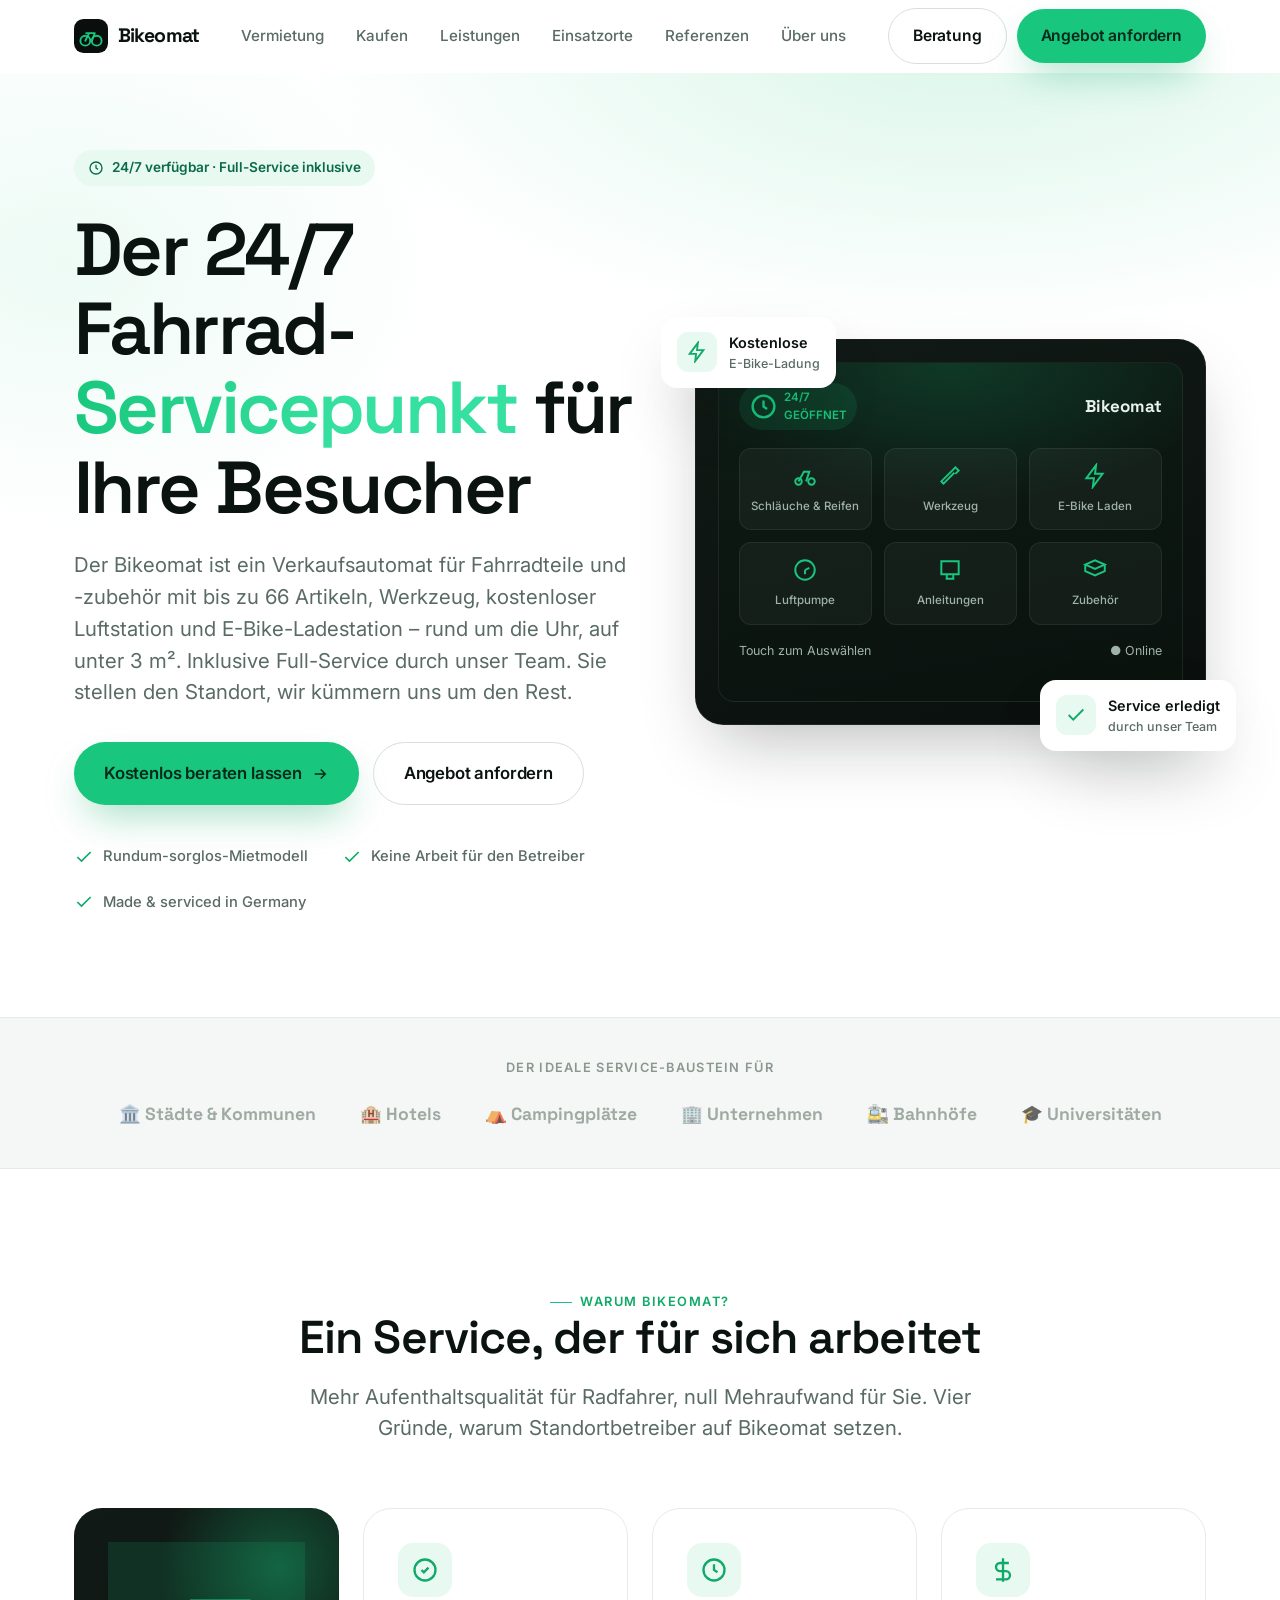
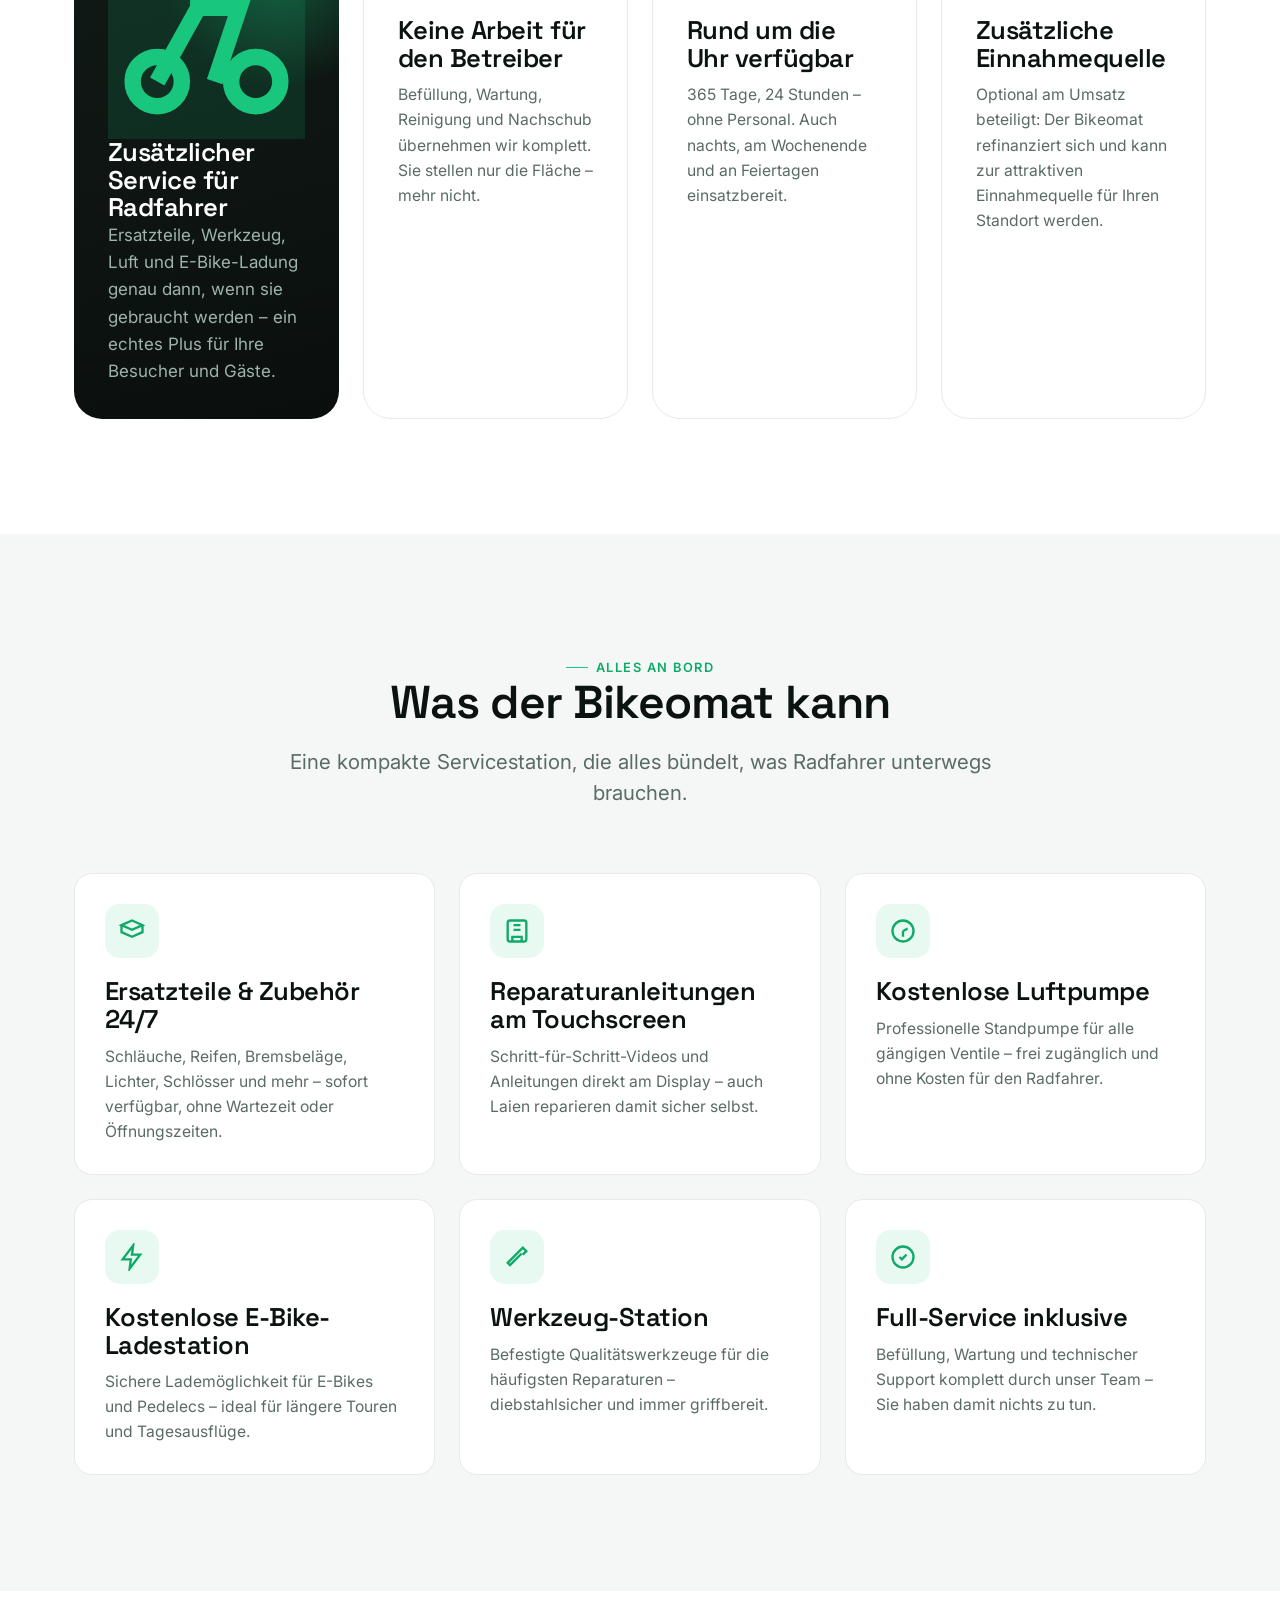
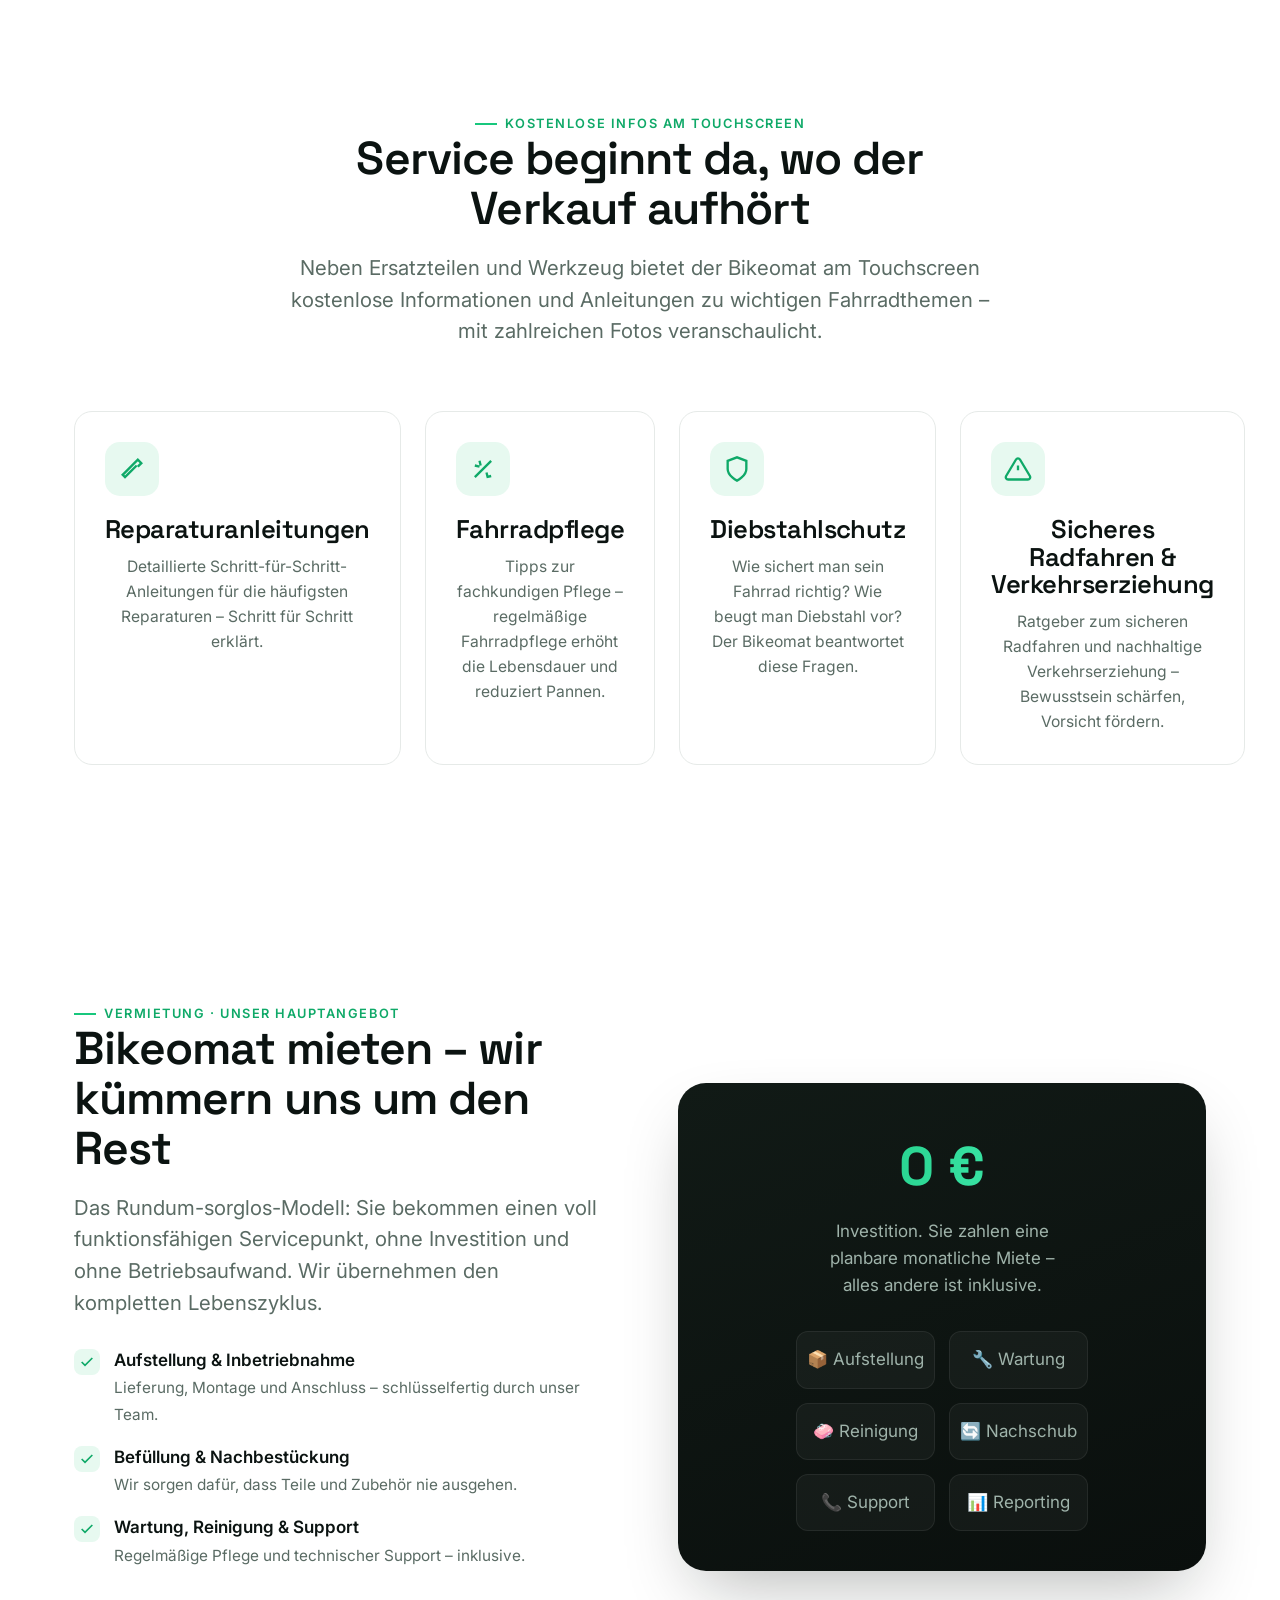
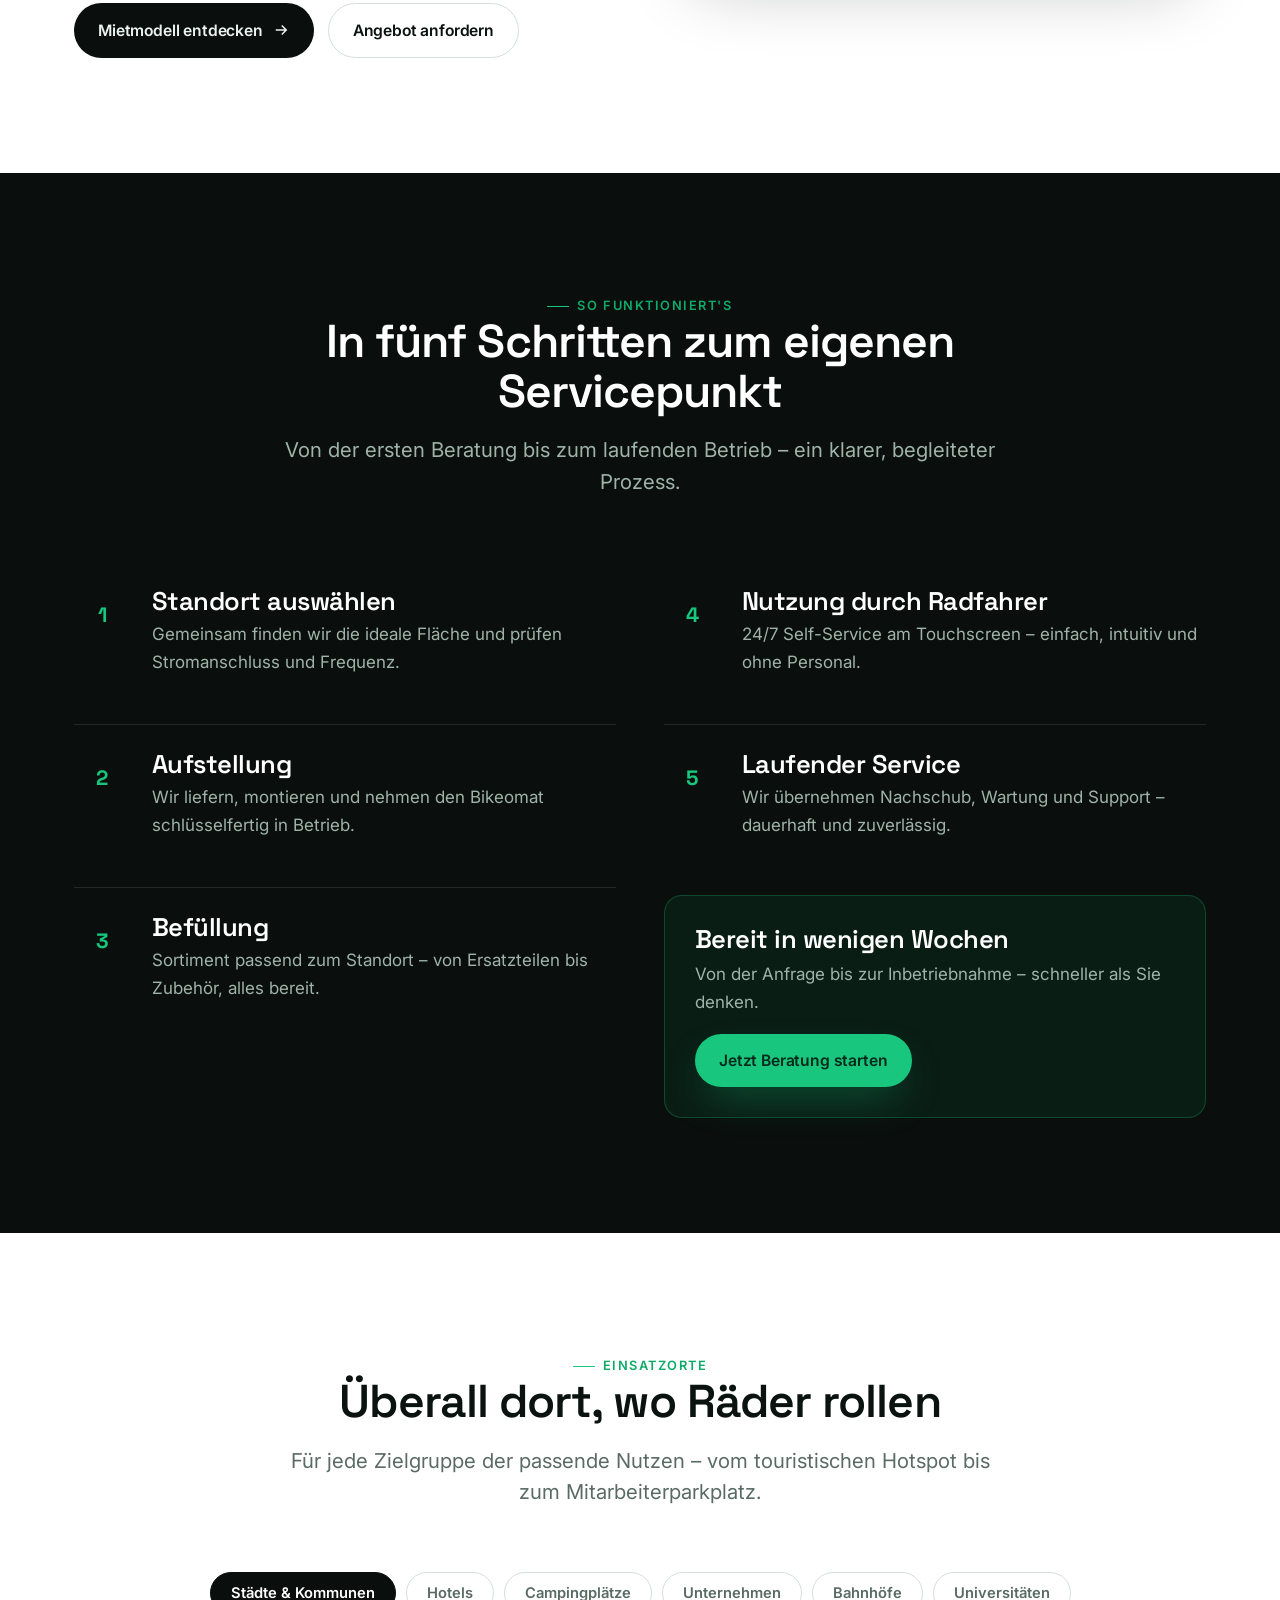
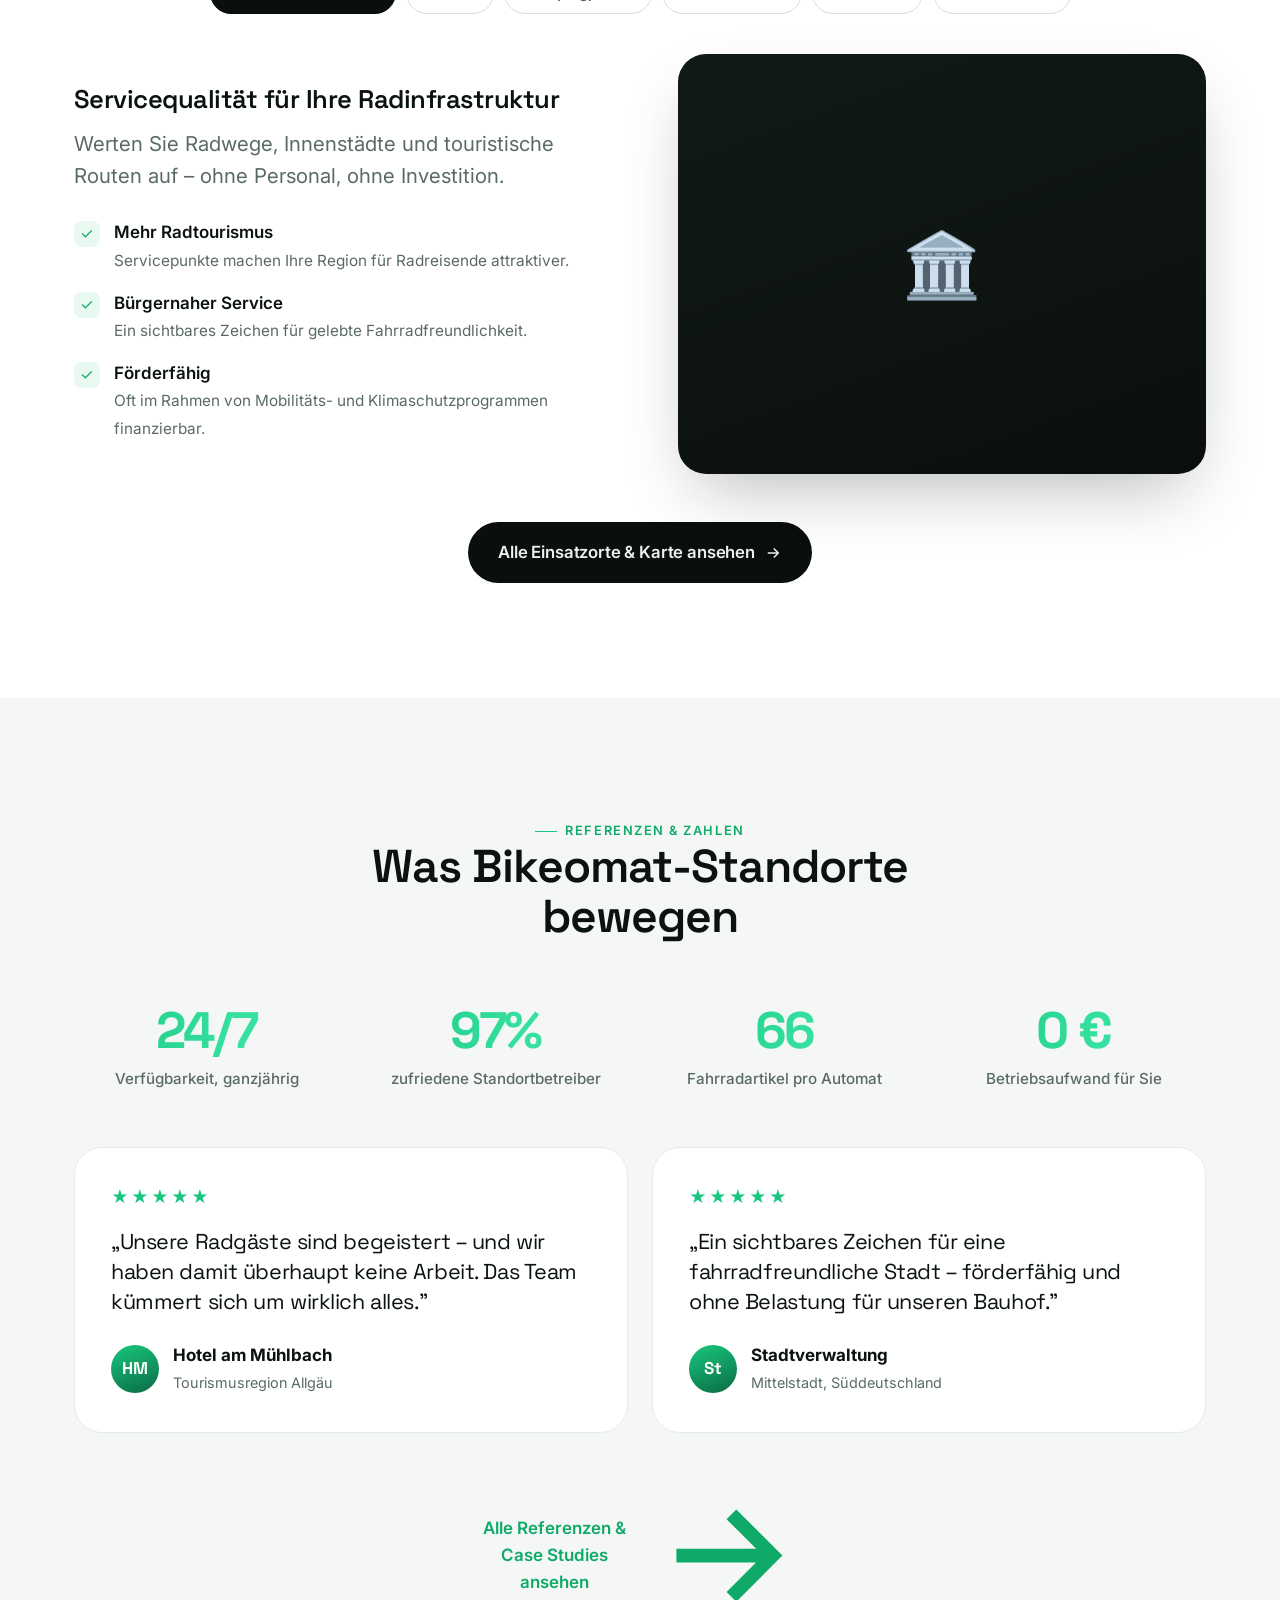
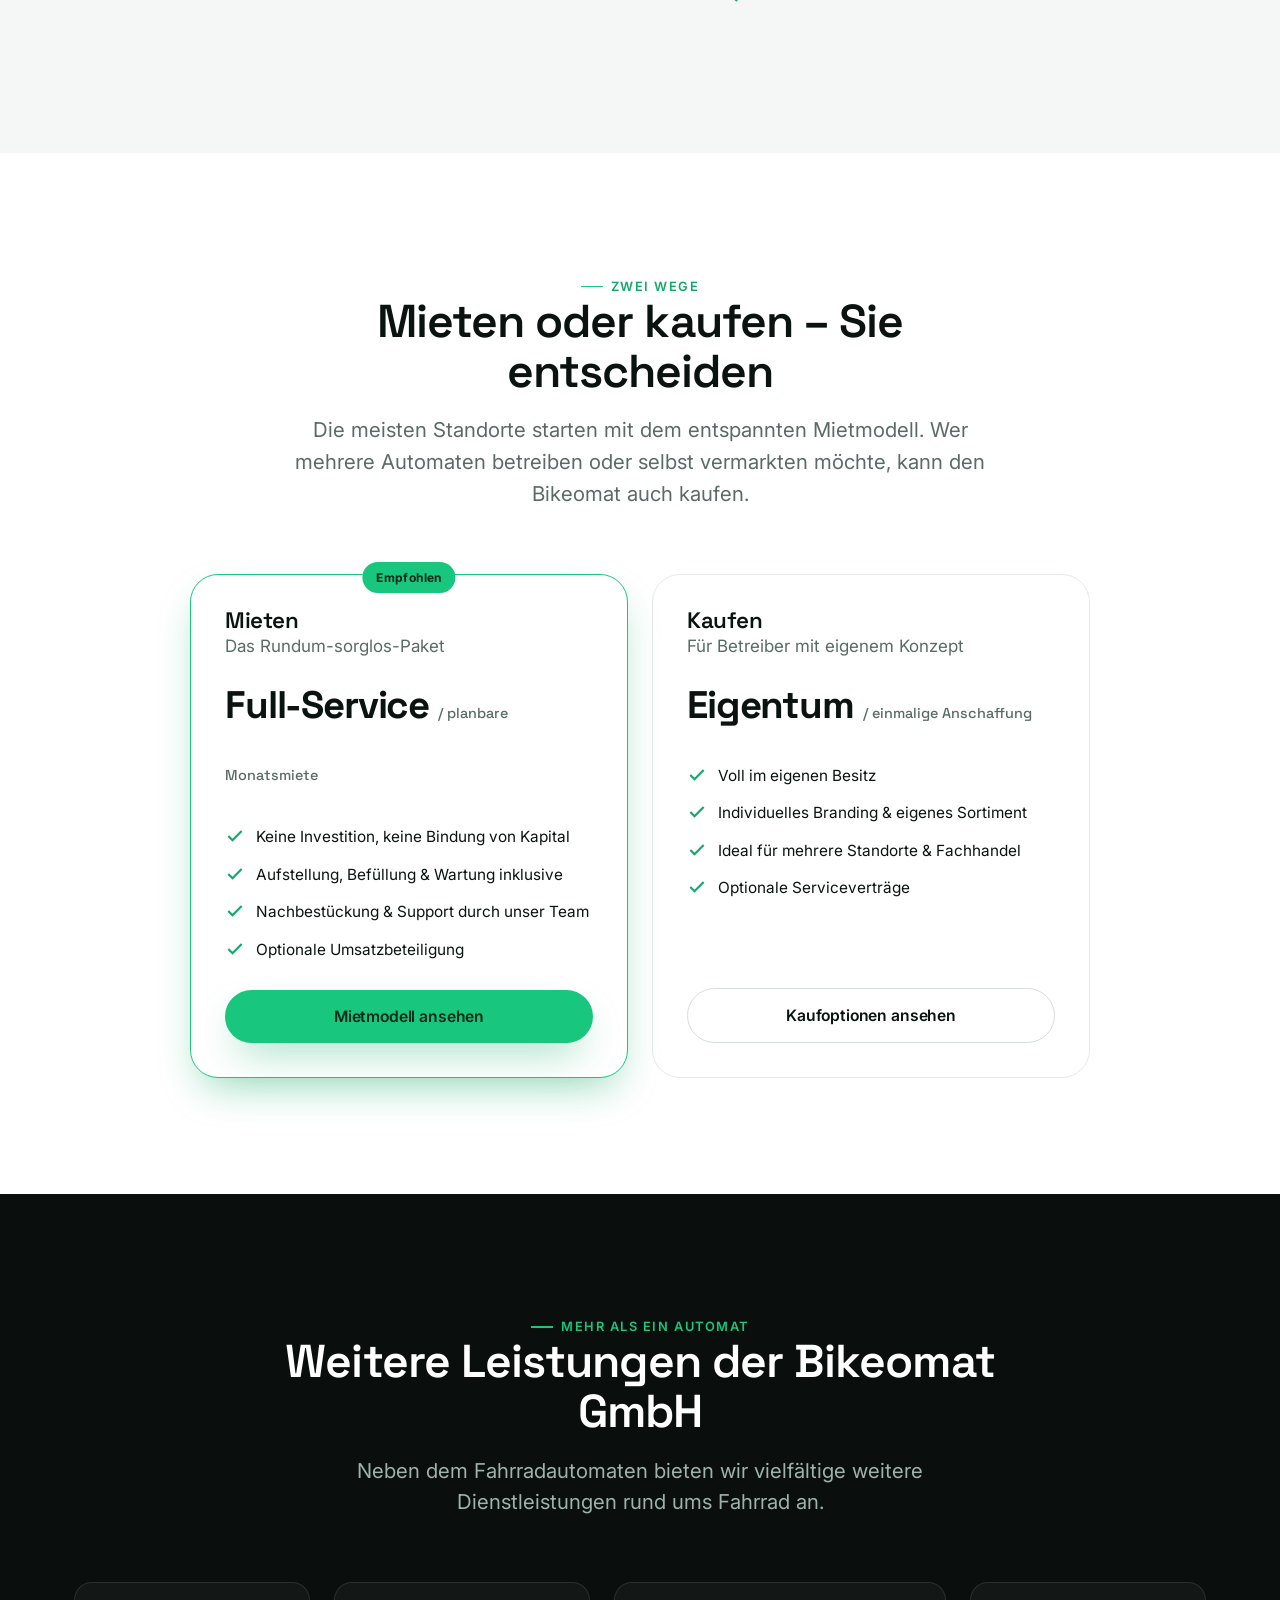
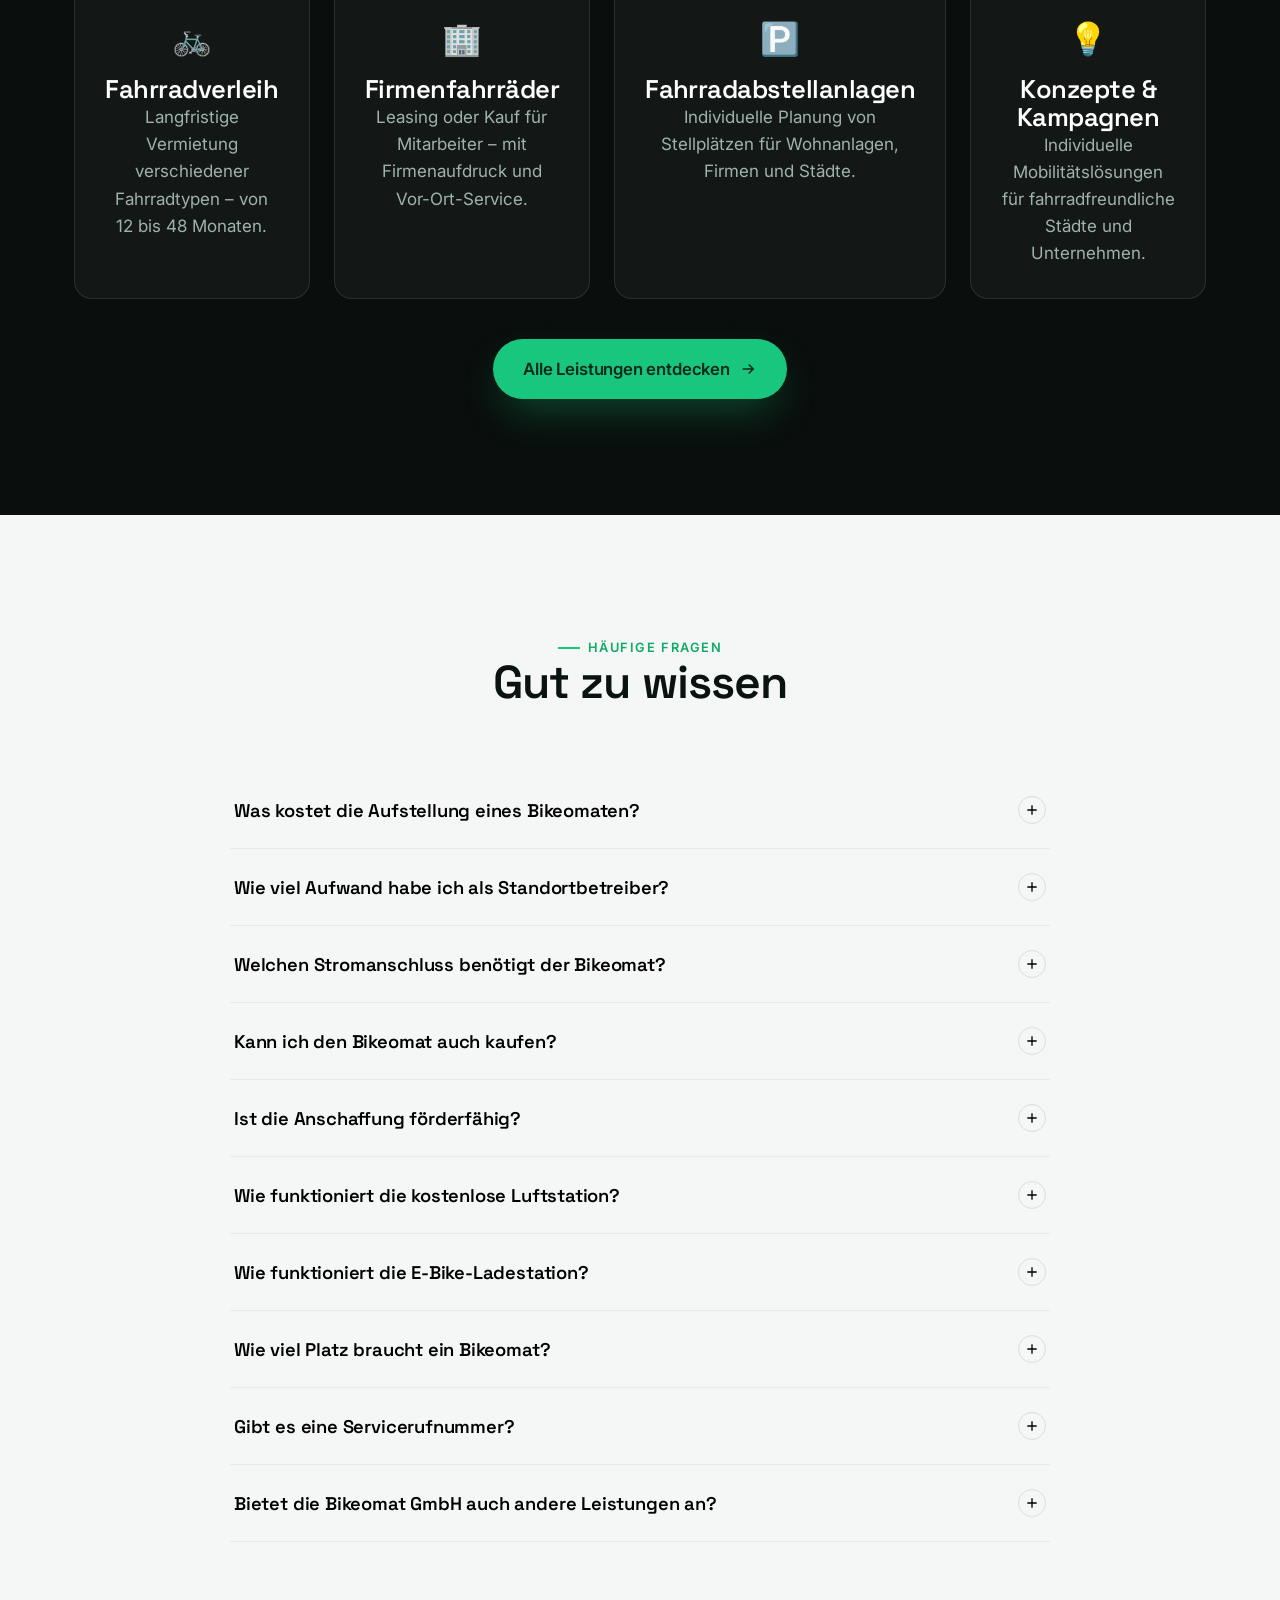
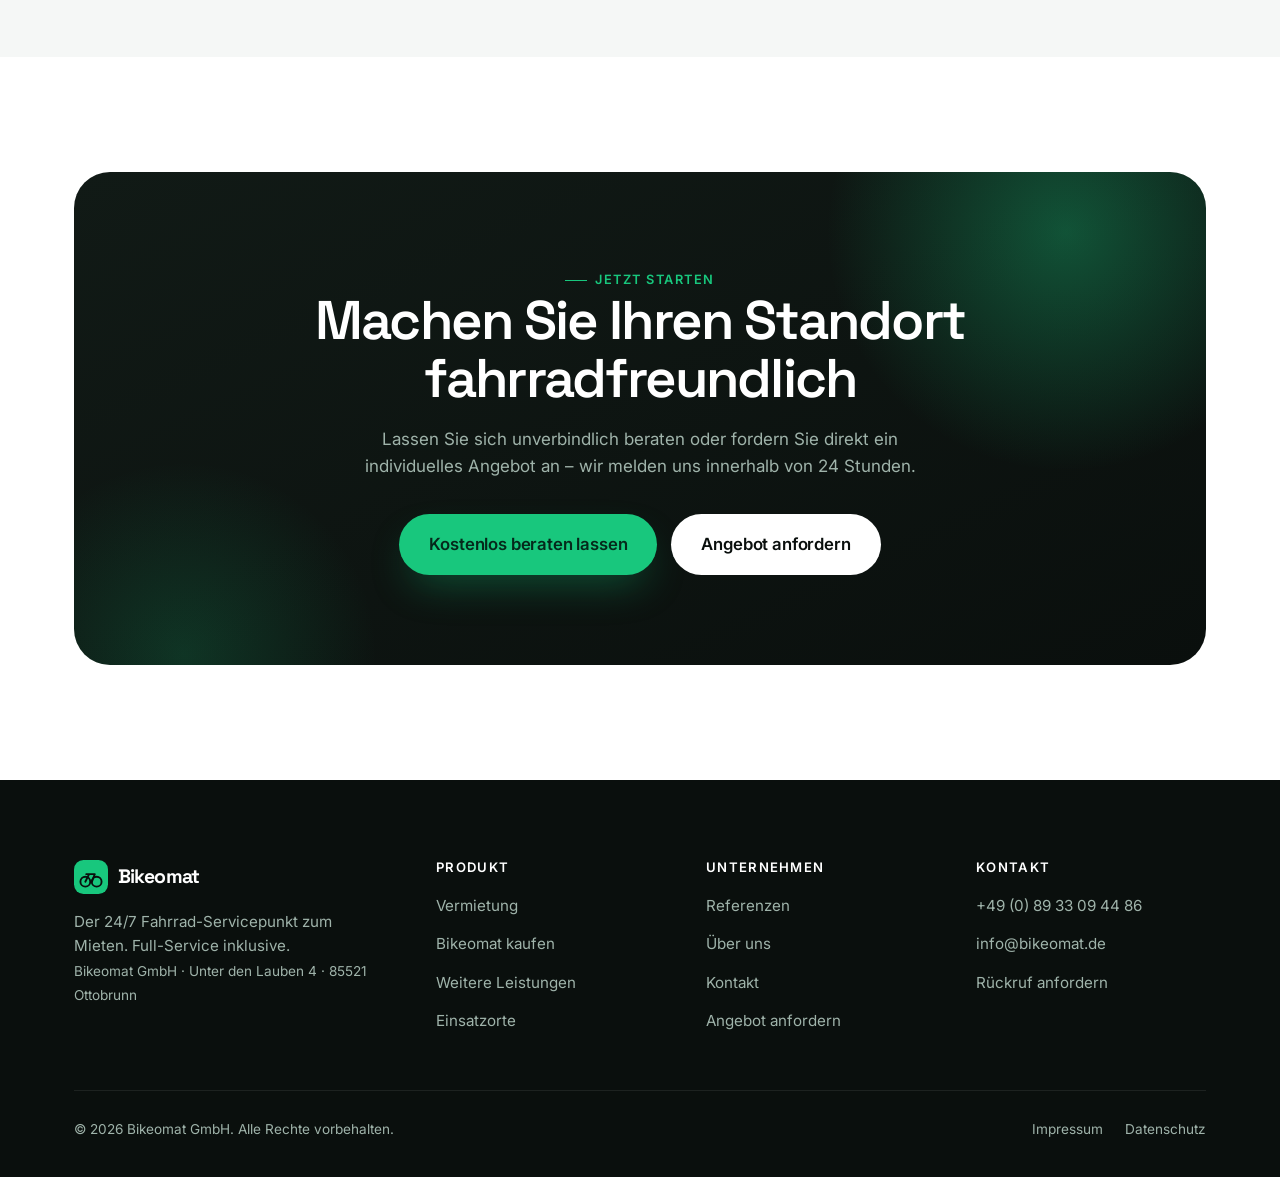
<file: index.html>
<!DOCTYPE html>
<html lang="de">
<head>
<meta charset="UTF-8">
<meta name="viewport" content="width=device-width, initial-scale=1">
<title>Bikeomat – Der 24/7 Fahrrad-Servicepunkt zum Mieten | Fahrradautomat</title>
<meta name="description" content="Bikeomat ist der 24/7 Fahrrad-Servicepunkt: Ersatzteile, Werkzeug, Luftpumpe & E-Bike-Ladestation rund um die Uhr. Mieten als Full-Service-Lösung – wir übernehmen Aufstellung, Befüllung, Wartung & Support. Jetzt kostenlos beraten lassen.">
<meta name="keywords" content="Fahrradautomat, Fahrrad Service Station, Fahrrad Reparaturstation, Fahrrad Ersatzteile Automat, E-Bike Servicestation, Fahrradstation Kommune, Fahrradservice Hotel, Fahrradservice Campingplatz">
<link rel="canonical" href="https://www.bikeomat.de/">
<meta property="og:type" content="website">
<meta property="og:title" content="Bikeomat – Der 24/7 Fahrrad-Servicepunkt zum Mieten">
<meta property="og:description" content="Ersatzteile, Werkzeug, Luft & E-Bike-Ladung rund um die Uhr – als Full-Service-Lösung gemietet. Wir kümmern uns um den Rest.">
<meta property="og:locale" content="de_DE">
<meta name="theme-color" content="#0A0F0D">
<link rel="preconnect" href="https://fonts.googleapis.com">
<link rel="preconnect" href="https://fonts.gstatic.com" crossorigin>
<link href="https://fonts.googleapis.com/css2?family=Inter:wght@400;500;600;700&family=Space+Grotesk:wght@500;600;700&display=swap" rel="stylesheet">
<link rel="stylesheet" href="assets/styles.css">
<script type="application/ld+json">
{
  "@context": "https://schema.org",
  "@type": "Product",
  "name": "Bikeomat – 24/7 Fahrrad-Service- und Verkaufsautomat",
  "description": "24/7 Fahrrad-Servicepunkt für Ersatzteile, Werkzeug, Luft und E-Bike-Ladung. Vermietung als Full-Service-Lösung inkl. Aufstellung, Befüllung, Wartung und Support.",
  "brand": { "@type": "Brand", "name": "Bikeomat" },
  "category": "Fahrradautomat / Fahrrad-Servicestation",
  "areaServed": "DE",
  "audience": { "@type": "BusinessAudience", "audienceType": "Städte, Kommunen, Hotels, Campingplätze, Unternehmen, Wohnanlagen, Bahnhöfe, Universitäten" }
}
</script>
</head>
<body>

<!-- ============ HEADER ============ -->
<header class="header">
  <div class="container header-inner">
    <a href="index.html" class="brand" aria-label="Bikeomat Startseite">
      <svg class="logo-mark" viewBox="0 0 36 36" fill="none" xmlns="http://www.w3.org/2000/svg">
        <rect width="36" height="36" rx="10" fill="#0A0F0D"/>
        <circle cx="12" cy="23" r="5.2" stroke="#18C77D" stroke-width="2"/>
        <circle cx="24" cy="23" r="5.2" stroke="#18C77D" stroke-width="2"/>
        <path d="M12 23l4-8h6l-3 8M16 15h-3" stroke="#18C77D" stroke-width="2" stroke-linecap="round" stroke-linejoin="round"/>
      </svg>
      Bikeomat
    </a>
    <nav class="nav" aria-label="Hauptnavigation">
      <a href="vermietung.html">Vermietung</a>
      <a href="kaufen.html">Kaufen</a>
      <a href="leistungen.html">Leistungen</a>
      <a href="einsatzorte.html">Einsatzorte</a>
      <a href="referenzen.html">Referenzen</a>
      <a href="ueber-uns.html">Über uns</a>
    </nav>
    <div class="header-cta">
      <a href="kontakt.html" class="btn btn-ghost">Beratung</a>
      <a href="kontakt.html#angebot" class="btn btn-primary">Angebot anfordern</a>
      <button class="menu-toggle" aria-label="Menü" aria-expanded="false">
        <svg viewBox="0 0 24 24" fill="none" stroke="currentColor" stroke-width="2" stroke-linecap="round"><path d="M3 6h18M3 12h18M3 18h18"/></svg>
      </button>
    </div>
  </div>
</header>

<!-- Mobile Nav -->
<div class="mobile-nav" aria-label="Mobile Navigation">
  <a href="vermietung.html">Vermietung</a>
  <a href="kaufen.html">Kaufen</a>
  <a href="leistungen.html">Leistungen</a>
  <a href="einsatzorte.html">Einsatzorte</a>
  <a href="referenzen.html">Referenzen</a>
  <a href="ueber-uns.html">Über uns</a>
  <a href="kontakt.html">Kontakt</a>
  <div class="mobile-cta">
    <a href="kontakt.html#angebot" class="btn btn-primary btn-block">Angebot anfordern</a>
    <a href="kontakt.html" class="btn btn-ghost btn-block">Kostenlos beraten lassen</a>
  </div>
</div>

<!-- ============ HERO ============ -->
<section class="hero">
  <div class="hero-bg"></div>
  <div class="container hero-grid">
    <div class="hero-copy reveal in">
      <span class="pill" style="margin-bottom:24px">
        <svg viewBox="0 0 24 24" fill="none" stroke="currentColor" stroke-width="2"><circle cx="12" cy="12" r="9"/><path d="M12 7v5l3 2"/></svg>
        24/7 verfügbar · Full-Service inklusive
      </span>
      <h1 class="h-display">Der 24/7 Fahrrad-<br><span class="text-grad">Servicepunkt</span> für Ihre Besucher</h1>
      <p class="lead">Der Bikeomat ist ein Verkaufsautomat für Fahrradteile und -zubehör mit bis zu 66 Artikeln, Werkzeug, kostenloser Luftstation und E-Bike-Ladestation – rund um die Uhr, auf unter 3 m². Inklusive Full-Service durch unser Team. Sie stellen den Standort, wir kümmern uns um den Rest.</p>
      <div class="hero-cta">
        <a href="kontakt.html" class="btn btn-primary btn-lg">Kostenlos beraten lassen
          <svg viewBox="0 0 24 24" fill="none" stroke="currentColor" stroke-width="2"><path d="M5 12h14M13 6l6 6-6 6"/></svg></a>
        <a href="kontakt.html#angebot" class="btn btn-ghost btn-lg">Angebot anfordern</a>
      </div>
      <div class="hero-trust">
        <div class="t-item"><svg viewBox="0 0 24 24" fill="none" stroke="currentColor" stroke-width="2"><path d="M20 6L9 17l-5-5"/></svg> Rundum-sorglos-Mietmodell</div>
        <div class="t-item"><svg viewBox="0 0 24 24" fill="none" stroke="currentColor" stroke-width="2"><path d="M20 6L9 17l-5-5"/></svg> Keine Arbeit für den Betreiber</div>
        <div class="t-item"><svg viewBox="0 0 24 24" fill="none" stroke="currentColor" stroke-width="2"><path d="M20 6L9 17l-5-5"/></svg> Made & serviced in Germany</div>
      </div>
    </div>

    <!-- Hero Visual: Automaten-Screen -->
    <div class="hero-visual reveal in" data-d="1">
      <div class="device">
        <div class="device-screen">
          <div class="screen-head">
            <span class="screen-badge"><svg viewBox="0 0 24 24" fill="none" stroke="currentColor" stroke-width="2"><circle cx="12" cy="12" r="9"/><path d="M12 7v5l3 2"/></svg> 24/7 GEÖFFNET</span>
            <strong style="font-family:var(--font-display)">Bikeomat</strong>
          </div>
          <div class="screen-grid">
            <div class="screen-tile"><svg viewBox="0 0 24 24" fill="none" stroke="currentColor" stroke-width="1.8"><circle cx="6" cy="17" r="3"/><circle cx="18" cy="17" r="3"/><path d="M6 17l5-9h5l-3 9"/></svg><span>Schläuche & Reifen</span></div>
            <div class="screen-tile"><svg viewBox="0 0 24 24" fill="none" stroke="currentColor" stroke-width="1.8"><path d="M14 7l3-3 3 3-3 3M14 7l-7 7-3 3 2 2 3-3 7-7"/></svg><span>Werkzeug</span></div>
            <div class="screen-tile"><svg viewBox="0 0 24 24" fill="none" stroke="currentColor" stroke-width="1.8"><path d="M13 2L4 14h7l-1 8 9-12h-7z"/></svg><span>E-Bike Laden</span></div>
            <div class="screen-tile"><svg viewBox="0 0 24 24" fill="none" stroke="currentColor" stroke-width="1.8"><circle cx="12" cy="12" r="9"/><path d="M12 12l4-2M12 12v4"/></svg><span>Luftpumpe</span></div>
            <div class="screen-tile"><svg viewBox="0 0 24 24" fill="none" stroke="currentColor" stroke-width="1.8"><path d="M4 4h16v12H4z"/><path d="M8 20h8M9 16v4M15 16v4"/></svg><span>Anleitungen</span></div>
            <div class="screen-tile"><svg viewBox="0 0 24 24" fill="none" stroke="currentColor" stroke-width="1.8"><path d="M3 7l9-4 9 4-9 4-9-4zM3 7v6l9 4 9-4V7"/></svg><span>Zubehör</span></div>
          </div>
          <div class="device-foot"><span>Touch zum Auswählen</span><span>● Online</span></div>
        </div>
      </div>
      <div class="float-card fc-1">
        <div class="fc-ico"><svg viewBox="0 0 24 24" fill="none" stroke="currentColor" stroke-width="2"><path d="M13 2L4 14h7l-1 8 9-12h-7z"/></svg></div>
        <div>Kostenlose<br><small>E-Bike-Ladung</small></div>
      </div>
      <div class="float-card fc-2">
        <div class="fc-ico"><svg viewBox="0 0 24 24" fill="none" stroke="currentColor" stroke-width="2"><path d="M20 6L9 17l-5-5"/></svg></div>
        <div>Service erledigt<br><small>durch unser Team</small></div>
      </div>
    </div>
  </div>
</section>

<!-- ============ TRUST STRIP ============ -->
<section class="trust-strip">
  <div class="container">
    <p>Der ideale Service-Baustein für</p>
    <div class="logo-row">
      <span class="lg">🏛️ Städte & Kommunen</span>
      <span class="lg">🏨 Hotels</span>
      <span class="lg">⛺ Campingplätze</span>
      <span class="lg">🏢 Unternehmen</span>
      <span class="lg">🚉 Bahnhöfe</span>
      <span class="lg">🎓 Universitäten</span>
    </div>
  </div>
</section>

<!-- ============ WARUM BIKEOMAT ============ -->
<section class="section">
  <div class="container">
    <div class="section-head center reveal">
      <span class="eyebrow">Warum Bikeomat?</span>
      <h2>Ein Service, der für sich arbeitet</h2>
      <p class="lead">Mehr Aufenthaltsqualität für Radfahrer, null Mehraufwand für Sie. Vier Gründe, warum Standortbetreiber auf Bikeomat setzen.</p>
    </div>
    <div class="grid cols-4">
      <div class="benefit benefit-dark benefit-glow reveal">
        <div class="f-ico"><svg viewBox="0 0 24 24" fill="none" stroke="currentColor" stroke-width="2"><circle cx="6" cy="17" r="3"/><circle cx="18" cy="17" r="3"/><path d="M6 17l5-9h5l-3 9M13 8h-3"/></svg></div>
        <h3>Zusätzlicher Service für Radfahrer</h3>
        <p>Ersatzteile, Werkzeug, Luft und E-Bike-Ladung genau dann, wenn sie gebraucht werden – ein echtes Plus für Ihre Besucher und Gäste.</p>
      </div>
      <div class="benefit card reveal feature" data-d="1">
        <div class="f-ico"><svg viewBox="0 0 24 24" fill="none" stroke="currentColor" stroke-width="2"><path d="M12 3a9 9 0 100 18 9 9 0 000-18z"/><path d="M9 12l2 2 4-4"/></svg></div>
        <h3>Keine Arbeit für den Betreiber</h3>
        <p>Befüllung, Wartung, Reinigung und Nachschub übernehmen wir komplett. Sie stellen nur die Fläche – mehr nicht.</p>
      </div>
      <div class="benefit card reveal feature" data-d="2">
        <div class="f-ico"><svg viewBox="0 0 24 24" fill="none" stroke="currentColor" stroke-width="2"><circle cx="12" cy="12" r="9"/><path d="M12 7v5l3 2"/></svg></div>
        <h3>Rund um die Uhr verfügbar</h3>
        <p>365 Tage, 24 Stunden – ohne Personal. Auch nachts, am Wochenende und an Feiertagen einsatzbereit.</p>
      </div>
      <div class="benefit card reveal feature" data-d="3">
        <div class="f-ico"><svg viewBox="0 0 24 24" fill="none" stroke="currentColor" stroke-width="2"><path d="M12 2v20M17 6H9.5a3.5 3.5 0 000 7h5a3.5 3.5 0 010 7H6"/></svg></div>
        <h3>Zusätzliche Einnahmequelle</h3>
        <p>Optional am Umsatz beteiligt: Der Bikeomat refinanziert sich und kann zur attraktiven Einnahmequelle für Ihren Standort werden.</p>
      </div>
    </div>
  </div>
</section>

<!-- ============ FEATURES / LEISTUNGEN ============ -->
<section class="section bg-mist">
  <div class="container">
    <div class="section-head center reveal">
      <span class="eyebrow">Alles an Bord</span>
      <h2>Was der Bikeomat kann</h2>
      <p class="lead">Eine kompakte Servicestation, die alles bündelt, was Radfahrer unterwegs brauchen.</p>
    </div>
    <div class="grid cols-3">
      <div class="card feature reveal">
        <div class="f-ico"><svg viewBox="0 0 24 24" fill="none" stroke="currentColor" stroke-width="2"><path d="M3 7l9-4 9 4-9 4-9-4zM3 7v6l9 4 9-4V7"/></svg></div>
        <h3>Ersatzteile & Zubehör 24/7</h3>
        <p>Schläuche, Reifen, Bremsbeläge, Lichter, Schlösser und mehr – sofort verfügbar, ohne Wartezeit oder Öffnungszeiten.</p>
      </div>
      <div class="card feature reveal" data-d="1">
        <div class="f-ico"><svg viewBox="0 0 24 24" fill="none" stroke="currentColor" stroke-width="2"><rect x="4" y="3" width="16" height="18" rx="2"/><path d="M8 21v-4h8v4M9 7h6M9 11h6"/></svg></div>
        <h3>Reparaturanleitungen am Touchscreen</h3>
        <p>Schritt-für-Schritt-Videos und Anleitungen direkt am Display – auch Laien reparieren damit sicher selbst.</p>
      </div>
      <div class="card feature reveal" data-d="2">
        <div class="f-ico"><svg viewBox="0 0 24 24" fill="none" stroke="currentColor" stroke-width="2"><circle cx="12" cy="12" r="9"/><path d="M12 12l4-2M12 12v5"/></svg></div>
        <h3>Kostenlose Luftpumpe</h3>
        <p>Professionelle Standpumpe für alle gängigen Ventile – frei zugänglich und ohne Kosten für den Radfahrer.</p>
      </div>
      <div class="card feature reveal">
        <div class="f-ico"><svg viewBox="0 0 24 24" fill="none" stroke="currentColor" stroke-width="2"><path d="M13 2L4 14h7l-1 8 9-12h-7z"/></svg></div>
        <h3>Kostenlose E-Bike-Ladestation</h3>
        <p>Sichere Lademöglichkeit für E-Bikes und Pedelecs – ideal für längere Touren und Tagesausflüge.</p>
      </div>
      <div class="card feature reveal" data-d="1">
        <div class="f-ico"><svg viewBox="0 0 24 24" fill="none" stroke="currentColor" stroke-width="2"><path d="M14 7l3-3 3 3-3 3M14 7l-7 7-3 3 2 2 3-3 7-7"/></svg></div>
        <h3>Werkzeug-Station</h3>
        <p>Befestigte Qualitätswerkzeuge für die häufigsten Reparaturen – diebstahlsicher und immer griffbereit.</p>
      </div>
      <div class="card feature reveal" data-d="2">
        <div class="f-ico"><svg viewBox="0 0 24 24" fill="none" stroke="currentColor" stroke-width="2"><path d="M12 3a9 9 0 100 18 9 9 0 000-18z"/><path d="M9 12l2 2 4-4"/></svg></div>
        <h3>Full-Service inklusive</h3>
        <p>Befüllung, Wartung und technischer Support komplett durch unser Team – Sie haben damit nichts zu tun.</p>
      </div>
    </div>
  </div>
</section>

<!-- ============ TOUCHSCREEN SERVICES ============ -->
<section class="section">
  <div class="container">
    <div class="section-head center reveal mx-auto">
      <span class="eyebrow">Kostenlose Infos am Touchscreen</span>
      <h2>Service beginnt da, wo der Verkauf aufhört</h2>
      <p class="lead">Neben Ersatzteilen und Werkzeug bietet der Bikeomat am Touchscreen kostenlose Informationen und Anleitungen zu wichtigen Fahrradthemen – mit zahlreichen Fotos veranschaulicht.</p>
    </div>
    <div class="grid cols-4">
      <div class="card feature reveal" style="text-align:center">
        <div class="f-ico"><svg viewBox="0 0 24 24" fill="none" stroke="currentColor" stroke-width="2"><path d="M14 7l3-3 3 3-3 3M14 7l-7 7-3 3 2 2 3-3 7-7"/></svg></div>
        <h3>Reparaturanleitungen</h3>
        <p>Detaillierte Schritt-für-Schritt-Anleitungen für die häufigsten Reparaturen – Schritt für Schritt erklärt.</p>
      </div>
      <div class="card feature reveal" data-d="1" style="text-align:center">
        <div class="f-ico"><svg viewBox="0 0 24 24" fill="none" stroke="currentColor" stroke-width="2"><path d="M19 5L5 19M9 5l1 4M5 9l4 1M15 15l1 4M15 19l4-1"/></svg></div>
        <h3>Fahrradpflege</h3>
        <p>Tipps zur fachkundigen Pflege – regelmäßige Fahrradpflege erhöht die Lebensdauer und reduziert Pannen.</p>
      </div>
      <div class="card feature reveal" data-d="2" style="text-align:center">
        <div class="f-ico"><svg viewBox="0 0 24 24" fill="none" stroke="currentColor" stroke-width="2"><path d="M12 22s8-4 8-10V5l-8-3-8 3v7c0 6 8 10 8 10z"/></svg></div>
        <h3>Diebstahlschutz</h3>
        <p>Wie sichert man sein Fahrrad richtig? Wie beugt man Diebstahl vor? Der Bikeomat beantwortet diese Fragen.</p>
      </div>
      <div class="card feature reveal" data-d="3" style="text-align:center">
        <div class="f-ico"><svg viewBox="0 0 24 24" fill="none" stroke="currentColor" stroke-width="2"><path d="M10.29 3.86L1.82 18a2 2 0 001.71 3h16.94a2 2 0 001.71-3L13.71 3.86a2 2 0 00-3.42 0z"/><path d="M12 9v4M12 17h.01"/></svg></div>
        <h3>Sicheres Radfahren & Verkehrserziehung</h3>
        <p>Ratgeber zum sicheren Radfahren und nachhaltige Verkehrserziehung – Bewusstsein schärfen, Vorsicht fördern.</p>
      </div>
    </div>
  </div>
</section>

<!-- ============ FULL-SERVICE SPLIT (Vermietung) ============ -->
<section class="section">
  <div class="container">
    <div class="split">
      <div class="split-copy reveal">
        <span class="eyebrow">Vermietung · unser Hauptangebot</span>
        <h2>Bikeomat mieten – wir kümmern uns um den Rest</h2>
        <p class="lead" style="margin-top:18px">Das Rundum-sorglos-Modell: Sie bekommen einen voll funktionsfähigen Servicepunkt, ohne Investition und ohne Betriebsaufwand. Wir übernehmen den kompletten Lebenszyklus.</p>
        <ul class="checklist">
          <li><span class="ck"><svg viewBox="0 0 24 24" fill="none" stroke="currentColor" stroke-width="2.5"><path d="M20 6L9 17l-5-5"/></svg></span><div><strong>Aufstellung & Inbetriebnahme</strong><span>Lieferung, Montage und Anschluss – schlüsselfertig durch unser Team.</span></div></li>
          <li><span class="ck"><svg viewBox="0 0 24 24" fill="none" stroke="currentColor" stroke-width="2.5"><path d="M20 6L9 17l-5-5"/></svg></span><div><strong>Befüllung & Nachbestückung</strong><span>Wir sorgen dafür, dass Teile und Zubehör nie ausgehen.</span></div></li>
          <li><span class="ck"><svg viewBox="0 0 24 24" fill="none" stroke="currentColor" stroke-width="2.5"><path d="M20 6L9 17l-5-5"/></svg></span><div><strong>Wartung, Reinigung & Support</strong><span>Regelmäßige Pflege und technischer Support – inklusive.</span></div></li>
        </ul>
        <div class="hero-cta">
          <a href="vermietung.html" class="btn btn-dark">Mietmodell entdecken
            <svg viewBox="0 0 24 24" fill="none" stroke="currentColor" stroke-width="2"><path d="M5 12h14M13 6l6 6-6 6"/></svg></a>
          <a href="kontakt.html#angebot" class="btn btn-ghost">Angebot anfordern</a>
        </div>
      </div>
      <div class="split-media reveal" data-d="1">
        <div style="text-align:center;padding:40px">
          <div style="font-size:3.4rem;font-family:var(--font-display);font-weight:700" class="text-grad">0 €</div>
          <p style="color:var(--on-dark-muted);max-width:260px;margin:8px auto 0">Investition. Sie zahlen eine planbare monatliche Miete – alles andere ist inklusive.</p>
          <div class="grid cols-2" style="margin-top:32px;gap:14px;text-align:left">
            <div class="screen-tile" style="margin:0">📦 Aufstellung</div>
            <div class="screen-tile" style="margin:0">🔧 Wartung</div>
            <div class="screen-tile" style="margin:0">🧼 Reinigung</div>
            <div class="screen-tile" style="margin:0">🔄 Nachschub</div>
            <div class="screen-tile" style="margin:0">📞 Support</div>
            <div class="screen-tile" style="margin:0">📊 Reporting</div>
          </div>
        </div>
      </div>
    </div>
  </div>
</section>

<!-- ============ SO FUNKTIONIERT'S ============ -->
<section class="section bg-ink" id="ablauf">
  <div class="container">
    <div class="section-head center reveal mx-auto">
      <span class="eyebrow">So funktioniert's</span>
      <h2>In fünf Schritten zum eigenen Servicepunkt</h2>
      <p class="lead">Von der ersten Beratung bis zum laufenden Betrieb – ein klarer, begleiteter Prozess.</p>
    </div>
    <div class="grid cols-2" style="gap:48px;align-items:start">
      <div class="steps reveal">
        <div class="step" style="border-color:rgba(255,255,255,.1)">
          <div class="step-num">1</div>
          <div><h3 style="color:#fff">Standort auswählen</h3><p style="color:var(--on-dark-muted)">Gemeinsam finden wir die ideale Fläche und prüfen Stromanschluss und Frequenz.</p></div>
        </div>
        <div class="step" style="border-color:rgba(255,255,255,.1)">
          <div class="step-num">2</div>
          <div><h3 style="color:#fff">Aufstellung</h3><p style="color:var(--on-dark-muted)">Wir liefern, montieren und nehmen den Bikeomat schlüsselfertig in Betrieb.</p></div>
        </div>
        <div class="step" style="border-color:rgba(255,255,255,.1)">
          <div class="step-num">3</div>
          <div><h3 style="color:#fff">Befüllung</h3><p style="color:var(--on-dark-muted)">Sortiment passend zum Standort – von Ersatzteilen bis Zubehör, alles bereit.</p></div>
        </div>
      </div>
      <div class="steps reveal" data-d="1">
        <div class="step" style="border-color:rgba(255,255,255,.1)">
          <div class="step-num">4</div>
          <div><h3 style="color:#fff">Nutzung durch Radfahrer</h3><p style="color:var(--on-dark-muted)">24/7 Self-Service am Touchscreen – einfach, intuitiv und ohne Personal.</p></div>
        </div>
        <div class="step" style="border-color:rgba(255,255,255,.1)">
          <div class="step-num">5</div>
          <div><h3 style="color:#fff">Laufender Service</h3><p style="color:var(--on-dark-muted)">Wir übernehmen Nachschub, Wartung und Support – dauerhaft und zuverlässig.</p></div>
        </div>
        <div class="card" style="background:rgba(24,199,125,.08);border-color:rgba(24,199,125,.25);margin-top:8px">
          <h3 style="color:#fff;margin-bottom:8px">Bereit in wenigen Wochen</h3>
          <p style="color:var(--on-dark-muted);margin-bottom:18px">Von der Anfrage bis zur Inbetriebnahme – schneller als Sie denken.</p>
          <a href="kontakt.html" class="btn btn-primary">Jetzt Beratung starten</a>
        </div>
      </div>
    </div>
  </div>
</section>

<!-- ============ EINSATZORTE (Tabs) ============ -->
<section class="section" data-tabs>
  <div class="container">
    <div class="section-head center reveal mx-auto">
      <span class="eyebrow">Einsatzorte</span>
      <h2>Überall dort, wo Räder rollen</h2>
      <p class="lead">Für jede Zielgruppe der passende Nutzen – vom touristischen Hotspot bis zum Mitarbeiterparkplatz.</p>
    </div>
    <div class="tabs reveal">
      <button class="tab active" data-tab="kommune">Städte & Kommunen</button>
      <button class="tab" data-tab="hotel">Hotels</button>
      <button class="tab" data-tab="camping">Campingplätze</button>
      <button class="tab" data-tab="firma">Unternehmen</button>
      <button class="tab" data-tab="bahnhof">Bahnhöfe</button>
      <button class="tab" data-tab="uni">Universitäten</button>
    </div>

    <div class="tab-panel active" data-panel="kommune">
      <div class="split">
        <div class="reveal"><h3>Servicequalität für Ihre Radinfrastruktur</h3>
          <p class="lead" style="margin-top:14px">Werten Sie Radwege, Innenstädte und touristische Routen auf – ohne Personal, ohne Investition.</p>
          <ul class="checklist">
            <li><span class="ck">✓</span><div><strong>Mehr Radtourismus</strong><span>Servicepunkte machen Ihre Region für Radreisende attraktiver.</span></div></li>
            <li><span class="ck">✓</span><div><strong>Bürgernaher Service</strong><span>Ein sichtbares Zeichen für gelebte Fahrradfreundlichkeit.</span></div></li>
            <li><span class="ck">✓</span><div><strong>Förderfähig</strong><span>Oft im Rahmen von Mobilitäts- und Klimaschutzprogrammen finanzierbar.</span></div></li>
          </ul></div>
        <div class="split-media reveal" data-d="1"><div style="font-size:4rem">🏛️</div></div>
      </div>
    </div>
    <div class="tab-panel" data-panel="hotel">
      <div class="split">
        <div class="reveal"><h3>Der Wohlfühlservice für Rad-Gäste</h3>
          <p class="lead" style="margin-top:14px">Mehr Komfort, bessere Bewertungen, ein klares Plus gegenüber dem Wettbewerb.</p>
          <ul class="checklist">
            <li><span class="ck">✓</span><div><strong>Bessere Gästebewertungen</strong><span>Ein durchdachter Extra-Service, der in Erinnerung bleibt.</span></div></li>
            <li><span class="ck">✓</span><div><strong>E-Bike-Ladung am Haus</strong><span>Perfekt für die wachsende Zahl an Pedelec-Touristen.</span></div></li>
            <li><span class="ck">✓</span><div><strong>Bett+Bike-tauglich</strong><span>Unterstützt zertifizierte fahrradfreundliche Angebote.</span></div></li>
          </ul></div>
        <div class="split-media reveal" data-d="1"><div style="font-size:4rem">🏨</div></div>
      </div>
    </div>
    <div class="tab-panel" data-panel="camping">
      <div class="split">
        <div class="reveal"><h3>Unabhängig von Öffnungszeiten</h3>
          <p class="lead" style="margin-top:14px">Auf dem Campingplatz zählt Selbstständigkeit – der Bikeomat liefert sie rund um die Uhr.</p>
          <ul class="checklist">
            <li><span class="ck">✓</span><div><strong>24/7 für Ihre Gäste</strong><span>Auch abends und am Wochenende, ohne Mehraufwand.</span></div></li>
            <li><span class="ck">✓</span><div><strong>Ideal für Radregionen</strong><span>Genau dort, wo viele Gäste mit dem Rad anreisen.</span></div></li>
            <li><span class="ck">✓</span><div><strong>Attraktivität steigern</strong><span>Ein modernes Extra, das Ihren Platz hervorhebt.</span></div></li>
          </ul></div>
        <div class="split-media reveal" data-d="1"><div style="font-size:4rem">⛺</div></div>
      </div>
    </div>
    <div class="tab-panel" data-panel="firma">
      <div class="split">
        <div class="reveal"><h3>Benefit für radelnde Mitarbeiter</h3>
          <p class="lead" style="margin-top:14px">Fördern Sie nachhaltige Mobilität und positionieren Sie sich als moderner Arbeitgeber.</p>
          <ul class="checklist">
            <li><span class="ck">✓</span><div><strong>Mitarbeiter-Benefit</strong><span>Sichtbares Engagement für Gesundheit und Nachhaltigkeit.</span></div></li>
            <li><span class="ck">✓</span><div><strong>Mehr Rad-Pendler</strong><span>Senkt Hürden und unterstützt JobRad-Programme.</span></div></li>
            <li><span class="ck">✓</span><div><strong>ESG & Image</strong><span>Zahlt auf Nachhaltigkeitsziele und Arbeitgebermarke ein.</span></div></li>
          </ul></div>
        <div class="split-media reveal" data-d="1"><div style="font-size:4rem">🏢</div></div>
      </div>
    </div>
    <div class="tab-panel" data-panel="bahnhof">
      <div class="split">
        <div class="reveal"><h3>Mobilitätsknoten clever ergänzen</h3>
          <p class="lead" style="margin-top:14px">Am Übergang von Bahn und Rad entscheidet jede Minute – der Bikeomat hilft sofort.</p>
          <ul class="checklist">
            <li><span class="ck">✓</span><div><strong>Schnelle Hilfe bei Defekten</strong><span>Pendler kommen pünktlich weiter, statt liegenzubleiben.</span></div></li>
            <li><span class="ck">✓</span><div><strong>Hohe Frequenz</strong><span>Maximale Sichtbarkeit und Nutzung an stark frequentierten Orten.</span></div></li>
            <li><span class="ck">✓</span><div><strong>Bike+Ride stärken</strong><span>Macht die Kombination Rad und ÖPNV attraktiver.</span></div></li>
          </ul></div>
        <div class="split-media reveal" data-d="1"><div style="font-size:4rem">🚉</div></div>
      </div>
    </div>
    <div class="tab-panel" data-panel="uni">
      <div class="split">
        <div class="reveal"><h3>Campus-Service für tausende Radler</h3>
          <p class="lead" style="margin-top:14px">Studierende sind die radaffinste Zielgruppe überhaupt – geben Sie ihnen den passenden Service.</p>
          <ul class="checklist">
            <li><span class="ck">✓</span><div><strong>Riesige Nutzergruppe</strong><span>Tausende Studierende und Beschäftigte mit dem Rad.</span></div></li>
            <li><span class="ck">✓</span><div><strong>Nachhaltiger Campus</strong><span>Unterstützt Klimaschutz- und Mobilitätsstrategien.</span></div></li>
            <li><span class="ck">✓</span><div><strong>24/7 passend zum Lernrhythmus</strong><span>Auch spät abends in der Lernphase verfügbar.</span></div></li>
          </ul></div>
        <div class="split-media reveal" data-d="1"><div style="font-size:4rem">🎓</div></div>
      </div>
    </div>

    <div class="center" style="margin-top:48px">
      <a href="einsatzorte.html" class="btn btn-dark btn-lg">Alle Einsatzorte & Karte ansehen
        <svg viewBox="0 0 24 24" fill="none" stroke="currentColor" stroke-width="2"><path d="M5 12h14M13 6l6 6-6 6"/></svg></a>
    </div>
  </div>
</section>

<!-- ============ STATS / REFERENZEN ============ -->
<section class="section bg-mist">
  <div class="container">
    <div class="section-head center reveal mx-auto">
      <span class="eyebrow">Referenzen & Zahlen</span>
      <h2>Was Bikeomat-Standorte bewegen</h2>
    </div>
    <div class="stats reveal">
      <div class="stat"><div class="num text-grad"><span data-count="24" data-suffix="/7">0</span></div><div class="lab">Verfügbarkeit, ganzjährig</div></div>
      <div class="stat"><div class="num text-grad"><span data-count="98" data-suffix="%">0</span></div><div class="lab">zufriedene Standortbetreiber</div></div>
      <div class="stat"><div class="num text-grad"><span data-count="66" data-suffix="">0</span></div><div class="lab">Fahrradartikel pro Automat</div></div>
      <div class="stat"><div class="num text-grad"><span data-count="0" data-suffix=" €">0</span></div><div class="lab">Betriebsaufwand für Sie</div></div>
    </div>
    <div class="grid cols-2" style="margin-top:56px">
      <div class="quote-card reveal">
        <div class="stars">★★★★★</div>
        <blockquote>„Unsere Radgäste sind begeistert – und wir haben damit überhaupt keine Arbeit. Das Team kümmert sich um wirklich alles."</blockquote>
        <div class="quote-author"><div class="av">HM</div><div><strong>Hotel am Mühlbach</strong><span>Tourismusregion Allgäu</span></div></div>
      </div>
      <div class="quote-card reveal" data-d="1">
        <div class="stars">★★★★★</div>
        <blockquote>„Ein sichtbares Zeichen für eine fahrradfreundliche Stadt – förderfähig und ohne Belastung für unseren Bauhof."</blockquote>
        <div class="quote-author"><div class="av">St</div><div><strong>Stadtverwaltung</strong><span>Mittelstadt, Süddeutschland</span></div></div>
      </div>
    </div>
    <div class="center" style="margin-top:40px">
      <a href="referenzen.html" class="link-arrow">Alle Referenzen & Case Studies ansehen
        <svg viewBox="0 0 24 24" fill="none" stroke="currentColor" stroke-width="2"><path d="M5 12h14M13 6l6 6-6 6"/></svg></a>
    </div>
  </div>
</section>

<!-- ============ MIETEN vs KAUFEN ============ -->
<section class="section">
  <div class="container">
    <div class="section-head center reveal mx-auto">
      <span class="eyebrow">Zwei Wege</span>
      <h2>Mieten oder kaufen – Sie entscheiden</h2>
      <p class="lead">Die meisten Standorte starten mit dem entspannten Mietmodell. Wer mehrere Automaten betreiben oder selbst vermarkten möchte, kann den Bikeomat auch kaufen.</p>
    </div>
    <div class="grid cols-2" style="max-width:900px;margin-inline:auto">
      <div class="plan featured reveal">
        <span class="plan-tag">Empfohlen</span>
        <h3>Mieten</h3>
        <p style="color:var(--muted)">Das Rundum-sorglos-Paket</p>
        <div class="price">Full-Service <small>/ planbare Monatsmiete</small></div>
        <ul>
          <li><svg viewBox="0 0 24 24" fill="none" stroke="currentColor" stroke-width="2.5"><path d="M20 6L9 17l-5-5"/></svg> Keine Investition, keine Bindung von Kapital</li>
          <li><svg viewBox="0 0 24 24" fill="none" stroke="currentColor" stroke-width="2.5"><path d="M20 6L9 17l-5-5"/></svg> Aufstellung, Befüllung & Wartung inklusive</li>
          <li><svg viewBox="0 0 24 24" fill="none" stroke="currentColor" stroke-width="2.5"><path d="M20 6L9 17l-5-5"/></svg> Nachbestückung & Support durch unser Team</li>
          <li><svg viewBox="0 0 24 24" fill="none" stroke="currentColor" stroke-width="2.5"><path d="M20 6L9 17l-5-5"/></svg> Optionale Umsatzbeteiligung</li>
        </ul>
        <a href="vermietung.html" class="btn btn-primary btn-block">Mietmodell ansehen</a>
      </div>
      <div class="plan reveal" data-d="1">
        <h3>Kaufen</h3>
        <p style="color:var(--muted)">Für Betreiber mit eigenem Konzept</p>
        <div class="price">Eigentum <small>/ einmalige Anschaffung</small></div>
        <ul>
          <li><svg viewBox="0 0 24 24" fill="none" stroke="currentColor" stroke-width="2.5"><path d="M20 6L9 17l-5-5"/></svg> Voll im eigenen Besitz</li>
          <li><svg viewBox="0 0 24 24" fill="none" stroke="currentColor" stroke-width="2.5"><path d="M20 6L9 17l-5-5"/></svg> Individuelles Branding & eigenes Sortiment</li>
          <li><svg viewBox="0 0 24 24" fill="none" stroke="currentColor" stroke-width="2.5"><path d="M20 6L9 17l-5-5"/></svg> Ideal für mehrere Standorte & Fachhandel</li>
          <li><svg viewBox="0 0 24 24" fill="none" stroke="currentColor" stroke-width="2.5"><path d="M20 6L9 17l-5-5"/></svg> Optionale Serviceverträge</li>
        </ul>
        <a href="kaufen.html" class="btn btn-ghost btn-block">Kaufoptionen ansehen</a>
      </div>
    </div>
  </div>
</section>

<!-- ============ WEITERE LEISTUNGEN ============ -->
<section class="section bg-ink">
  <div class="container">
    <div class="section-head center reveal mx-auto">
      <span class="eyebrow" style="color:var(--green)">Mehr als ein Automat</span>
      <h2>Weitere Leistungen der Bikeomat GmbH</h2>
      <p class="lead">Neben dem Fahrradautomaten bieten wir vielfältige weitere Dienstleistungen rund ums Fahrrad an.</p>
    </div>
    <div class="grid cols-4">
      <div class="card reveal" style="background:rgba(255,255,255,.04);border-color:rgba(255,255,255,.1);text-align:center">
        <div style="font-size:2rem;margin-bottom:12px">🚲</div>
        <h3 style="color:#fff">Fahrradverleih</h3>
        <p style="color:var(--on-dark-muted)">Langfristige Vermietung verschiedener Fahrradtypen – von 12 bis 48 Monaten.</p>
      </div>
      <div class="card reveal" data-d="1" style="background:rgba(255,255,255,.04);border-color:rgba(255,255,255,.1);text-align:center">
        <div style="font-size:2rem;margin-bottom:12px">🏢</div>
        <h3 style="color:#fff">Firmenfahrräder</h3>
        <p style="color:var(--on-dark-muted)">Leasing oder Kauf für Mitarbeiter – mit Firmenaufdruck und Vor-Ort-Service.</p>
      </div>
      <div class="card reveal" data-d="2" style="background:rgba(255,255,255,.04);border-color:rgba(255,255,255,.1);text-align:center">
        <div style="font-size:2rem;margin-bottom:12px">🅿️</div>
        <h3 style="color:#fff">Fahrradabstellanlagen</h3>
        <p style="color:var(--on-dark-muted)">Individuelle Planung von Stellplätzen für Wohnanlagen, Firmen und Städte.</p>
      </div>
      <div class="card reveal" data-d="3" style="background:rgba(255,255,255,.04);border-color:rgba(255,255,255,.1);text-align:center">
        <div style="font-size:2rem;margin-bottom:12px">💡</div>
        <h3 style="color:#fff">Konzepte & Kampagnen</h3>
        <p style="color:var(--on-dark-muted)">Individuelle Mobilitätslösungen für fahrradfreundliche Städte und Unternehmen.</p>
      </div>
    </div>
    <div class="center" style="margin-top:40px">
      <a href="leistungen.html" class="btn btn-primary btn-lg">Alle Leistungen entdecken
        <svg viewBox="0 0 24 24" fill="none" stroke="currentColor" stroke-width="2"><path d="M5 12h14M13 6l6 6-6 6"/></svg></a>
    </div>
  </div>
</section>

<!-- ============ FAQ ============ -->
<section class="section bg-mist">
  <div class="container">
    <div class="section-head center reveal mx-auto">
      <span class="eyebrow">Häufige Fragen</span>
      <h2>Gut zu wissen</h2>
    </div>
    <div class="faq reveal">
      <div class="faq-item"><button class="faq-q">Was kostet die Aufstellung eines Bikeomaten?<span class="pm"><svg viewBox="0 0 24 24" fill="none" stroke="currentColor" stroke-width="2"><path d="M12 5v14M5 12h14"/></svg></span></button><div class="faq-a"><p>Beim Mietmodell entstehen keine Investitionskosten – Sie zahlen eine planbare monatliche Miete, in der Aufstellung, Befüllung, Wartung und Support enthalten sind. Das genaue Angebot erstellen wir individuell nach Standort und Anforderungen.</p></div></div>
      <div class="faq-item"><button class="faq-q">Wie viel Aufwand habe ich als Standortbetreiber?<span class="pm"><svg viewBox="0 0 24 24" fill="none" stroke="currentColor" stroke-width="2"><path d="M12 5v14M5 12h14"/></svg></span></button><div class="faq-a"><p>Praktisch keinen. Sie stellen die Fläche und den Stromanschluss bereit – um Befüllung, Wartung, Reinigung und Nachschub kümmert sich komplett unser Team.</p></div></div>
      <div class="faq-item"><button class="faq-q">Welchen Stromanschluss benötigt der Bikeomat?<span class="pm"><svg viewBox="0 0 24 24" fill="none" stroke="currentColor" stroke-width="2"><path d="M12 5v14M5 12h14"/></svg></span></button><div class="faq-a"><p>Ein gewöhnlicher Stromanschluss genügt. Die genauen technischen Voraussetzungen prüfen wir gemeinsam im Beratungsgespräch und richten alles passend für Ihren Standort ein.</p></div></div>
      <div class="faq-item"><button class="faq-q">Kann ich den Bikeomat auch kaufen?<span class="pm"><svg viewBox="0 0 24 24" fill="none" stroke="currentColor" stroke-width="2"><path d="M12 5v14M5 12h14"/></svg></span></button><div class="faq-a"><p>Ja. Neben dem Mietmodell bieten wir den Bikeomat auch zum Kauf an – inklusive individueller Bestückung, Branding und optionalen Serviceverträgen. Besonders interessant für Kommunen, Fachhändler und Betreiber mehrerer Standorte.</p></div></div>
      <div class="faq-item"><button class="faq-q">Ist die Anschaffung förderfähig?<span class="pm"><svg viewBox="0 0 24 24" fill="none" stroke="currentColor" stroke-width="2"><path d="M12 5v14M5 12h14"/></svg></span></button><div class="faq-a"><p>In vielen Fällen ja. Servicepunkte für den Radverkehr sind häufig über Mobilitäts-, Tourismus- und Klimaschutzprogramme förderfähig. Wir unterstützen Sie gerne bei den passenden Argumenten.</p></div></div>
      <div class="faq-item"><button class="faq-q">Wie funktioniert die kostenlose Luftstation?<span class="pm"><svg viewBox="0 0 24 24" fill="none" stroke="currentColor" stroke-width="2"><path d="M12 5v14M5 12h14"/></svg></span></button><div class="faq-a"><p>Die Luftstation befindet sich an der rechten Seite des Bikeomat. Ein Luftdruck von 3,5 bar ist als Mittelwert voreingestellt und passt für alle gängigen Fahrradtypen und Ventile. Einfach den grünen Füllstecker aus der Halterung nehmen, die passende Ventilseite wählen, aufstecken – der Pumpvorgang startet automatisch und endet bei 3,5 bar. Die Nutzung ist komplett kostenlos.</p></div></div>
      <div class="faq-item"><button class="faq-q">Wie funktioniert die E-Bike-Ladestation?<span class="pm"><svg viewBox="0 0 24 24" fill="none" stroke="currentColor" stroke-width="2"><path d="M12 5v14M5 12h14"/></svg></span></button><div class="faq-a"><p>Die Ladestation befindet sich ebenfalls an der rechten Seite des Bikeomat. Schließen Sie Ihre Ladestation einfach an der Steckdose an und laden Sie Ihren E-Bike-Akku – egal ob kurzzeitig, um gerade noch nach Hause zu kommen, oder langfristig für eine volle Ladung. Die Nutzung ist kostenlos.</p></div></div>
      <div class="faq-item"><button class="faq-q">Wie viel Platz braucht ein Bikeomat?<span class="pm"><svg viewBox="0 0 24 24" fill="none" stroke="currentColor" stroke-width="2"><path d="M12 5v14M5 12h14"/></svg></span></button><div class="faq-a"><p>Der Bikeomat benötigt weniger als 3 m² Fläche und einen gewöhnlichen Stromanschluss. Trotz des geringen Platzbedarfs bietet er bis zu 66 Fahrradartikel, eine Luftstation, E-Bike-Ladestation und einen Touchscreen mit Anleitungen und Informationen.</p></div></div>
      <div class="faq-item"><button class="faq-q">Gibt es eine Servicerufnummer?<span class="pm"><svg viewBox="0 0 24 24" fill="none" stroke="currentColor" stroke-width="2"><path d="M12 5v14M5 12h14"/></svg></span></button><div class="faq-a"><p>Ja. Für Fragen zu den im Bikeomat angebotenen Produkten steht Ihnen unsere Servicerufnummer Mo–Sa von 9:00 bis 18:00 Uhr zur Verfügung: <a href="tel:+498966651408">+49 (0) 89 666 514 08</a>. Für allgemeine Anfragen erreichen Sie uns unter <a href="tel:+498933094486">+49 (0) 89 33 09 44 86</a>.</p></div></div>
      <div class="faq-item"><button class="faq-q">Bietet die Bikeomat GmbH auch andere Leistungen an?<span class="pm"><svg viewBox="0 0 24 24" fill="none" stroke="currentColor" stroke-width="2"><path d="M12 5v14M5 12h14"/></svg></span></button><div class="faq-a"><p>Ja. Neben dem Fahrradautomaten bieten wir langfristigen Fahrradverleih, Firmenfahrräder (Leasing und Kauf mit Firmenaufdruck), die Planung von Fahrradabstellanlagen sowie individuelle Mobilitätskonzepte und Kampagnen für Städte und Unternehmen. <a href="leistungen.html">Alle Leistungen ansehen →</a></p></div></div>
    </div>
  </div>
</section>

<!-- ============ CTA BAND ============ -->
<section class="section">
  <div class="container">
    <div class="cta-band reveal">
      <span class="eyebrow" style="justify-content:center;color:var(--green)">Jetzt starten</span>
      <h2 class="h-display" style="font-size:clamp(2rem,4.5vw,3.4rem)">Machen Sie Ihren Standort<br>fahrradfreundlich</h2>
      <p>Lassen Sie sich unverbindlich beraten oder fordern Sie direkt ein individuelles Angebot an – wir melden uns innerhalb von 24 Stunden.</p>
      <div class="hero-cta">
        <a href="kontakt.html" class="btn btn-primary btn-lg">Kostenlos beraten lassen</a>
        <a href="kontakt.html#angebot" class="btn btn-light btn-lg">Angebot anfordern</a>
      </div>
    </div>
  </div>
</section>

<!-- ============ FOOTER ============ -->
<footer class="footer">
  <div class="container">
    <div class="footer-top">
      <div>
        <a href="index.html" class="brand">
          <svg class="logo-mark" viewBox="0 0 36 36" fill="none"><rect width="36" height="36" rx="10" fill="#18C77D"/><circle cx="12" cy="23" r="5.2" stroke="#0A0F0D" stroke-width="2"/><circle cx="24" cy="23" r="5.2" stroke="#0A0F0D" stroke-width="2"/><path d="M12 23l4-8h6l-3 8M16 15h-3" stroke="#0A0F0D" stroke-width="2" stroke-linecap="round" stroke-linejoin="round"/></svg>
          Bikeomat
        </a>
        <p class="footer-about">Der 24/7 Fahrrad-Servicepunkt zum Mieten. Full-Service inklusive.<br><span style="font-size:.85rem">Bikeomat GmbH · Unter den Lauben 4 · 85521 Ottobrunn</span></p>
      </div>
      <div>
        <h4>Produkt</h4>
        <ul>
          <li><a href="vermietung.html">Vermietung</a></li>
          <li><a href="kaufen.html">Bikeomat kaufen</a></li>
          <li><a href="leistungen.html">Weitere Leistungen</a></li>
          <li><a href="einsatzorte.html">Einsatzorte</a></li>
        </ul>
      </div>
      <div>
        <h4>Unternehmen</h4>
        <ul>
          <li><a href="referenzen.html">Referenzen</a></li>
          <li><a href="ueber-uns.html">Über uns</a></li>
          <li><a href="kontakt.html">Kontakt</a></li>
          <li><a href="kontakt.html#angebot">Angebot anfordern</a></li>
        </ul>
      </div>
      <div>
        <h4>Kontakt</h4>
        <ul>
          <li><a href="tel:+498933094486">+49 (0) 89 33 09 44 86</a></li>
          <li><a href="mailto:info@bikeomat.de">info@bikeomat.de</a></li>
          <li><a href="kontakt.html#rueckruf">Rückruf anfordern</a></li>
        </ul>
      </div>
    </div>
    <div class="footer-bottom">
      <span>© <span data-year>2026</span> Bikeomat GmbH. Alle Rechte vorbehalten.</span>
      <div class="fb-links">
        <a href="impressum.html">Impressum</a>
        <a href="datenschutz.html">Datenschutz</a>
      </div>
    </div>
  </div>
</footer>

<!-- Sticky Mobile CTA -->
<div class="sticky-cta">
  <a href="kontakt.html" class="btn btn-ghost">Beratung</a>
  <a href="kontakt.html#angebot" class="btn btn-primary">Angebot anfordern</a>
</div>

<script src="assets/main.js"></script>
</body>
</html>
</file>
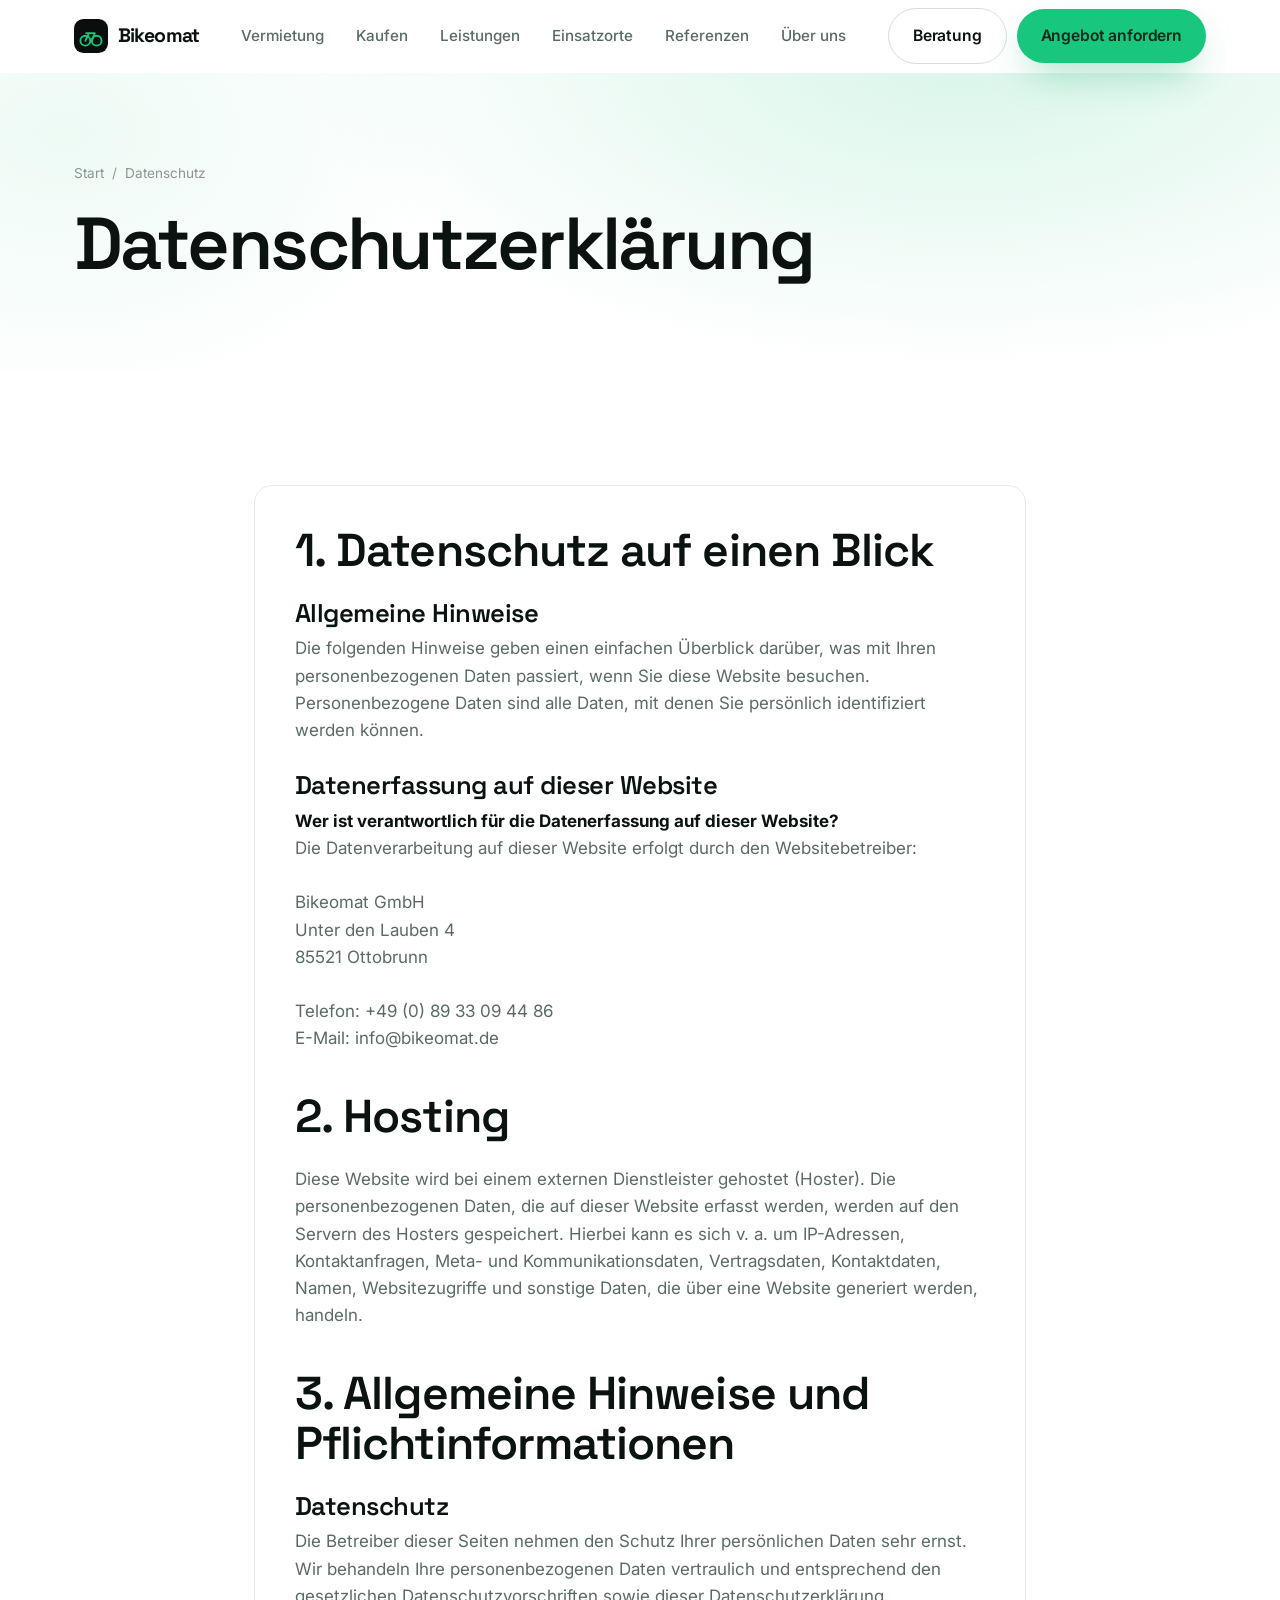
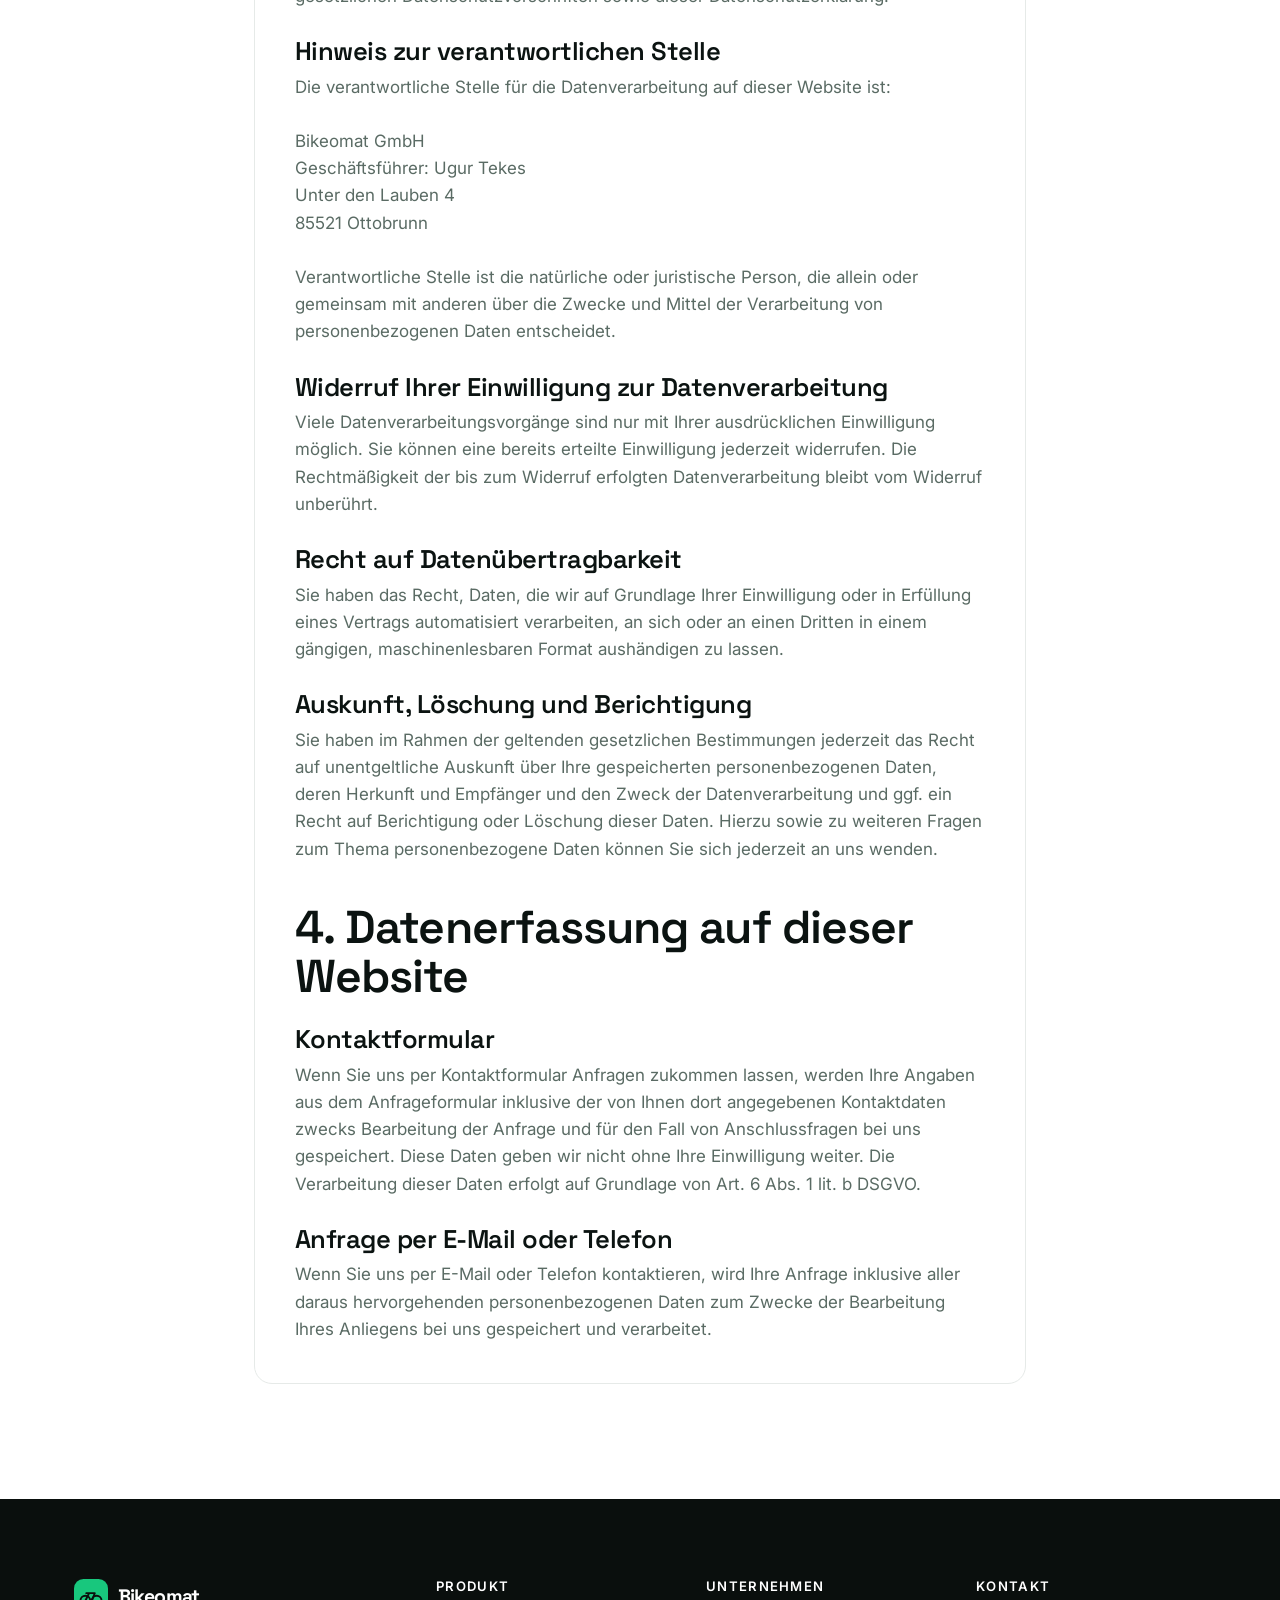
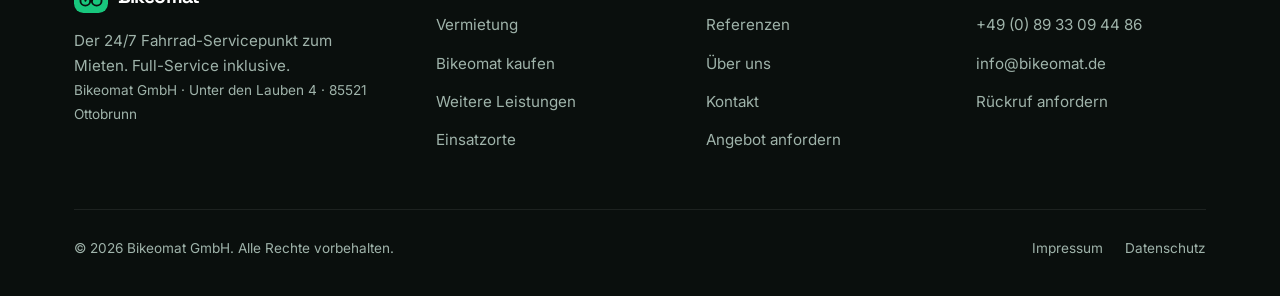
<file: datenschutz.html>
<!DOCTYPE html>
<html lang="de">
<head>
<meta charset="UTF-8">
<meta name="viewport" content="width=device-width, initial-scale=1">
<title>Datenschutzerklärung – Bikeomat GmbH</title>
<meta name="description" content="Datenschutzerklärung der Bikeomat GmbH gemäß DSGVO.">
<link rel="canonical" href="https://www.bikeomat.de/datenschutz">
<meta name="theme-color" content="#0A0F0D">
<link rel="preconnect" href="https://fonts.googleapis.com"><link rel="preconnect" href="https://fonts.gstatic.com" crossorigin>
<link href="https://fonts.googleapis.com/css2?family=Inter:wght@400;500;600;700&family=Space+Grotesk:wght@500;600;700&display=swap" rel="stylesheet">
<link rel="stylesheet" href="assets/styles.css">
</head>
<body>

<header class="header">
  <div class="container header-inner">
    <a href="index.html" class="brand"><svg class="logo-mark" viewBox="0 0 36 36" fill="none"><rect width="36" height="36" rx="10" fill="#0A0F0D"/><circle cx="12" cy="23" r="5.2" stroke="#18C77D" stroke-width="2"/><circle cx="24" cy="23" r="5.2" stroke="#18C77D" stroke-width="2"/><path d="M12 23l4-8h6l-3 8M16 15h-3" stroke="#18C77D" stroke-width="2" stroke-linecap="round" stroke-linejoin="round"/></svg>Bikeomat</a>
    <nav class="nav"><a href="vermietung.html">Vermietung</a><a href="kaufen.html">Kaufen</a><a href="leistungen.html">Leistungen</a><a href="einsatzorte.html">Einsatzorte</a><a href="referenzen.html">Referenzen</a><a href="ueber-uns.html">Über uns</a></nav>
    <div class="header-cta"><a href="kontakt.html" class="btn btn-ghost">Beratung</a><a href="kontakt.html#angebot" class="btn btn-primary">Angebot anfordern</a><button class="menu-toggle" aria-label="Menü" aria-expanded="false"><svg viewBox="0 0 24 24" fill="none" stroke="currentColor" stroke-width="2" stroke-linecap="round"><path d="M3 6h18M3 12h18M3 18h18"/></svg></button></div>
  </div>
</header>
<div class="mobile-nav"><a href="vermietung.html">Vermietung</a><a href="kaufen.html">Kaufen</a><a href="leistungen.html">Leistungen</a><a href="einsatzorte.html">Einsatzorte</a><a href="referenzen.html">Referenzen</a><a href="ueber-uns.html">Über uns</a><a href="kontakt.html">Kontakt</a><div class="mobile-cta"><a href="kontakt.html#angebot" class="btn btn-primary btn-block">Angebot anfordern</a><a href="kontakt.html" class="btn btn-ghost btn-block">Beratung</a></div></div>

<section class="page-hero hero">
  <div class="hero-bg"></div>
  <div class="container">
    <div class="breadcrumb"><a href="index.html">Start</a> / <span>Datenschutz</span></div>
    <div style="max-width:760px">
      <h1 class="h-display">Datenschutzerklärung</h1>
    </div>
  </div>
</section>

<section class="section">
  <div class="container" style="max-width:820px">
    <div class="card" style="padding:40px">

      <h2 style="margin-bottom:24px">1. Datenschutz auf einen Blick</h2>
      <h3 style="margin-bottom:8px">Allgemeine Hinweise</h3>
      <p style="color:var(--muted)">Die folgenden Hinweise geben einen einfachen Überblick darüber, was mit Ihren personenbezogenen Daten passiert, wenn Sie diese Website besuchen. Personenbezogene Daten sind alle Daten, mit denen Sie persönlich identifiziert werden können.</p>

      <h3 style="margin-top:28px;margin-bottom:8px">Datenerfassung auf dieser Website</h3>
      <p><strong>Wer ist verantwortlich für die Datenerfassung auf dieser Website?</strong></p>
      <p style="color:var(--muted)">Die Datenverarbeitung auf dieser Website erfolgt durch den Websitebetreiber:<br><br>
      Bikeomat GmbH<br>Unter den Lauben 4<br>85521 Ottobrunn<br><br>
      Telefon: +49 (0) 89 33 09 44 86<br>
      E-Mail: info@bikeomat.de</p>

      <h2 style="margin-top:40px;margin-bottom:24px">2. Hosting</h2>
      <p style="color:var(--muted)">Diese Website wird bei einem externen Dienstleister gehostet (Hoster). Die personenbezogenen Daten, die auf dieser Website erfasst werden, werden auf den Servern des Hosters gespeichert. Hierbei kann es sich v. a. um IP-Adressen, Kontaktanfragen, Meta- und Kommunikationsdaten, Vertragsdaten, Kontaktdaten, Namen, Websitezugriffe und sonstige Daten, die über eine Website generiert werden, handeln.</p>

      <h2 style="margin-top:40px;margin-bottom:24px">3. Allgemeine Hinweise und Pflichtinformationen</h2>
      <h3 style="margin-bottom:8px">Datenschutz</h3>
      <p style="color:var(--muted)">Die Betreiber dieser Seiten nehmen den Schutz Ihrer persönlichen Daten sehr ernst. Wir behandeln Ihre personenbezogenen Daten vertraulich und entsprechend den gesetzlichen Datenschutzvorschriften sowie dieser Datenschutzerklärung.</p>

      <h3 style="margin-top:28px;margin-bottom:8px">Hinweis zur verantwortlichen Stelle</h3>
      <p style="color:var(--muted)">Die verantwortliche Stelle für die Datenverarbeitung auf dieser Website ist:<br><br>
      Bikeomat GmbH<br>Geschäftsführer: Ugur Tekes<br>Unter den Lauben 4<br>85521 Ottobrunn<br><br>
      Verantwortliche Stelle ist die natürliche oder juristische Person, die allein oder gemeinsam mit anderen über die Zwecke und Mittel der Verarbeitung von personenbezogenen Daten entscheidet.</p>

      <h3 style="margin-top:28px;margin-bottom:8px">Widerruf Ihrer Einwilligung zur Datenverarbeitung</h3>
      <p style="color:var(--muted)">Viele Datenverarbeitungsvorgänge sind nur mit Ihrer ausdrücklichen Einwilligung möglich. Sie können eine bereits erteilte Einwilligung jederzeit widerrufen. Die Rechtmäßigkeit der bis zum Widerruf erfolgten Datenverarbeitung bleibt vom Widerruf unberührt.</p>

      <h3 style="margin-top:28px;margin-bottom:8px">Recht auf Datenübertragbarkeit</h3>
      <p style="color:var(--muted)">Sie haben das Recht, Daten, die wir auf Grundlage Ihrer Einwilligung oder in Erfüllung eines Vertrags automatisiert verarbeiten, an sich oder an einen Dritten in einem gängigen, maschinenlesbaren Format aushändigen zu lassen.</p>

      <h3 style="margin-top:28px;margin-bottom:8px">Auskunft, Löschung und Berichtigung</h3>
      <p style="color:var(--muted)">Sie haben im Rahmen der geltenden gesetzlichen Bestimmungen jederzeit das Recht auf unentgeltliche Auskunft über Ihre gespeicherten personenbezogenen Daten, deren Herkunft und Empfänger und den Zweck der Datenverarbeitung und ggf. ein Recht auf Berichtigung oder Löschung dieser Daten. Hierzu sowie zu weiteren Fragen zum Thema personenbezogene Daten können Sie sich jederzeit an uns wenden.</p>

      <h2 style="margin-top:40px;margin-bottom:24px">4. Datenerfassung auf dieser Website</h2>
      <h3 style="margin-bottom:8px">Kontaktformular</h3>
      <p style="color:var(--muted)">Wenn Sie uns per Kontaktformular Anfragen zukommen lassen, werden Ihre Angaben aus dem Anfrageformular inklusive der von Ihnen dort angegebenen Kontaktdaten zwecks Bearbeitung der Anfrage und für den Fall von Anschlussfragen bei uns gespeichert. Diese Daten geben wir nicht ohne Ihre Einwilligung weiter. Die Verarbeitung dieser Daten erfolgt auf Grundlage von Art. 6 Abs. 1 lit. b DSGVO.</p>

      <h3 style="margin-top:28px;margin-bottom:8px">Anfrage per E-Mail oder Telefon</h3>
      <p style="color:var(--muted)">Wenn Sie uns per E-Mail oder Telefon kontaktieren, wird Ihre Anfrage inklusive aller daraus hervorgehenden personenbezogenen Daten zum Zwecke der Bearbeitung Ihres Anliegens bei uns gespeichert und verarbeitet.</p>

    </div>
  </div>
</section>

<footer class="footer"><div class="container">
  <div class="footer-top">
    <div><a href="index.html" class="brand"><svg class="logo-mark" viewBox="0 0 36 36" fill="none"><rect width="36" height="36" rx="10" fill="#18C77D"/><circle cx="12" cy="23" r="5.2" stroke="#0A0F0D" stroke-width="2"/><circle cx="24" cy="23" r="5.2" stroke="#0A0F0D" stroke-width="2"/><path d="M12 23l4-8h6l-3 8M16 15h-3" stroke="#0A0F0D" stroke-width="2" stroke-linecap="round" stroke-linejoin="round"/></svg>Bikeomat</a><p class="footer-about">Der 24/7 Fahrrad-Servicepunkt zum Mieten. Full-Service inklusive.<br><span style="font-size:.85rem">Bikeomat GmbH · Unter den Lauben 4 · 85521 Ottobrunn</span></p></div>
    <div><h4>Produkt</h4><ul><li><a href="vermietung.html">Vermietung</a></li><li><a href="kaufen.html">Bikeomat kaufen</a></li><li><a href="leistungen.html">Weitere Leistungen</a></li><li><a href="einsatzorte.html">Einsatzorte</a></li></ul></div>
    <div><h4>Unternehmen</h4><ul><li><a href="referenzen.html">Referenzen</a></li><li><a href="ueber-uns.html">Über uns</a></li><li><a href="kontakt.html">Kontakt</a></li><li><a href="kontakt.html#angebot">Angebot anfordern</a></li></ul></div>
    <div><h4>Kontakt</h4><ul><li><a href="tel:+498933094486">+49 (0) 89 33 09 44 86</a></li><li><a href="mailto:info@bikeomat.de">info@bikeomat.de</a></li><li><a href="kontakt.html#rueckruf">Rückruf anfordern</a></li></ul></div>
  </div>
  <div class="footer-bottom"><span>© <span data-year>2026</span> Bikeomat GmbH. Alle Rechte vorbehalten.</span><div class="fb-links"><a href="impressum.html">Impressum</a><a href="datenschutz.html">Datenschutz</a></div></div>
</div></footer>
<script src="assets/main.js"></script>
</body>
</html>
</file>
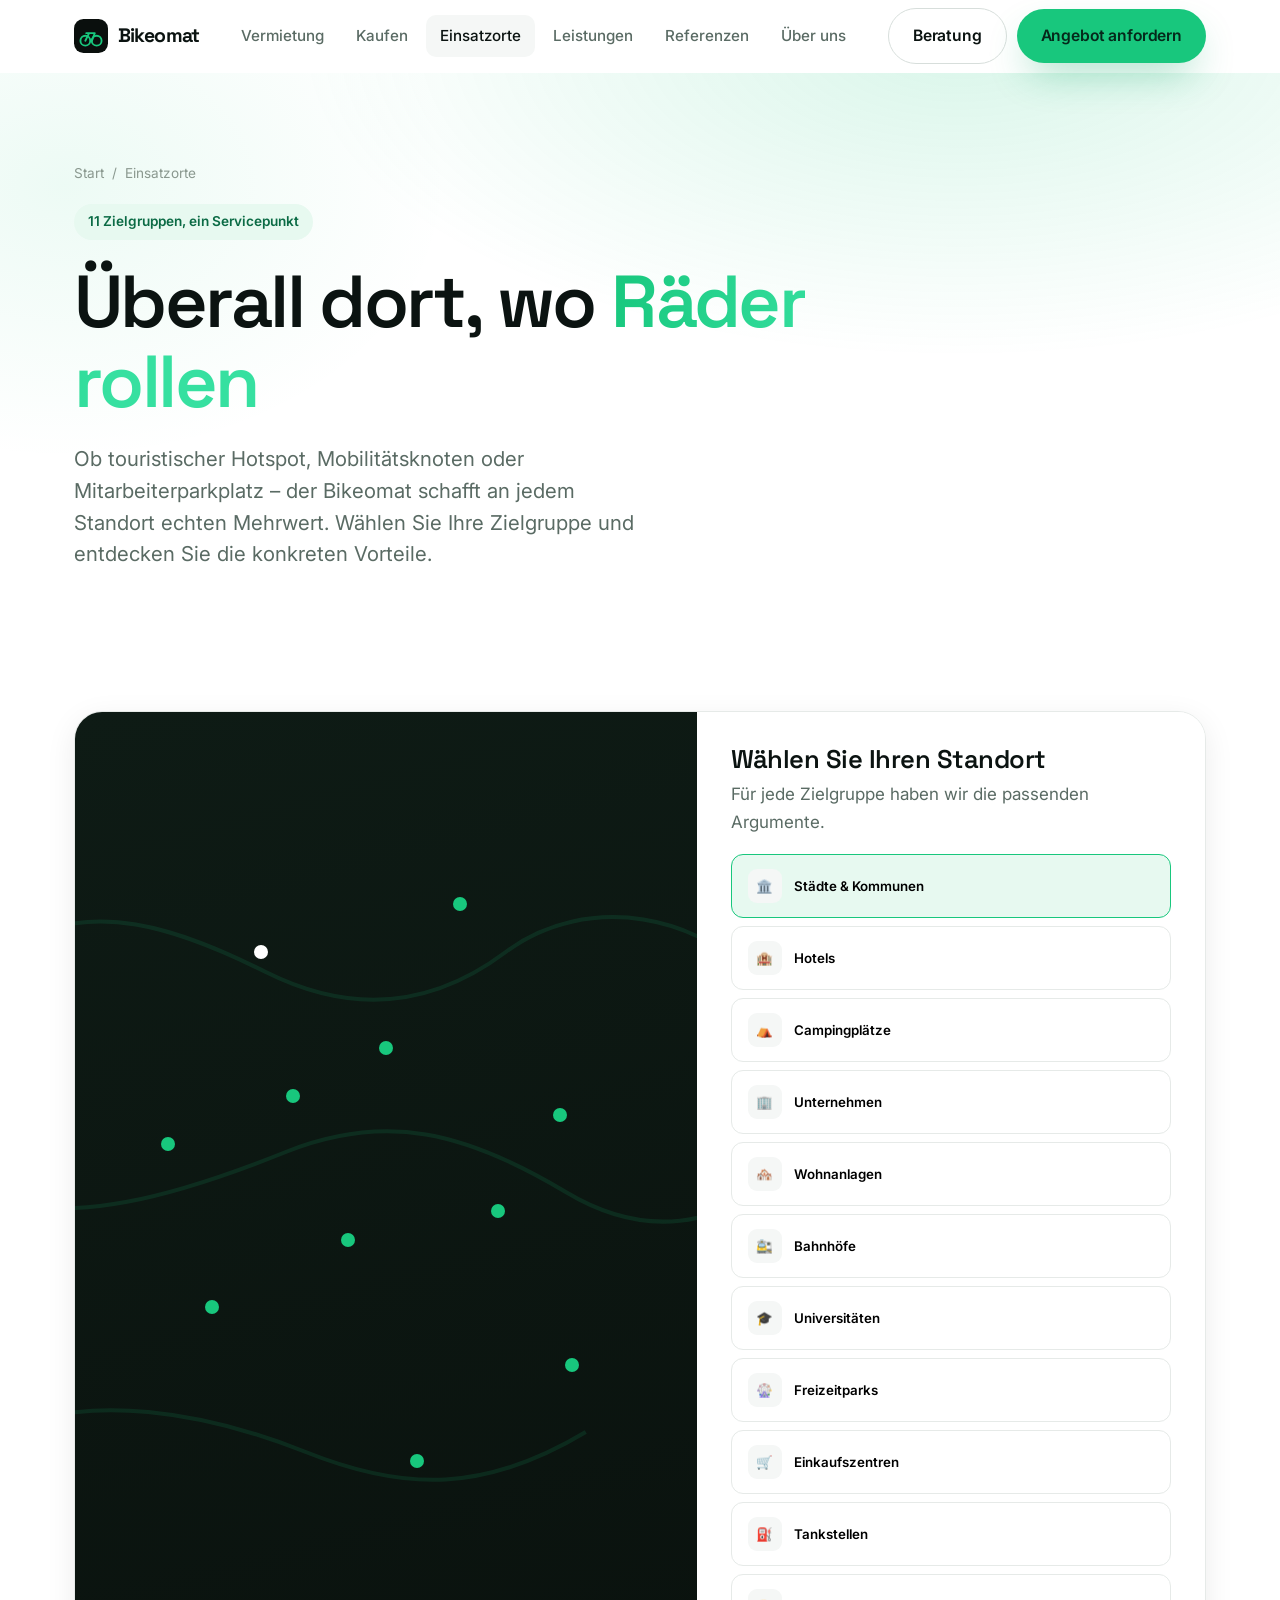
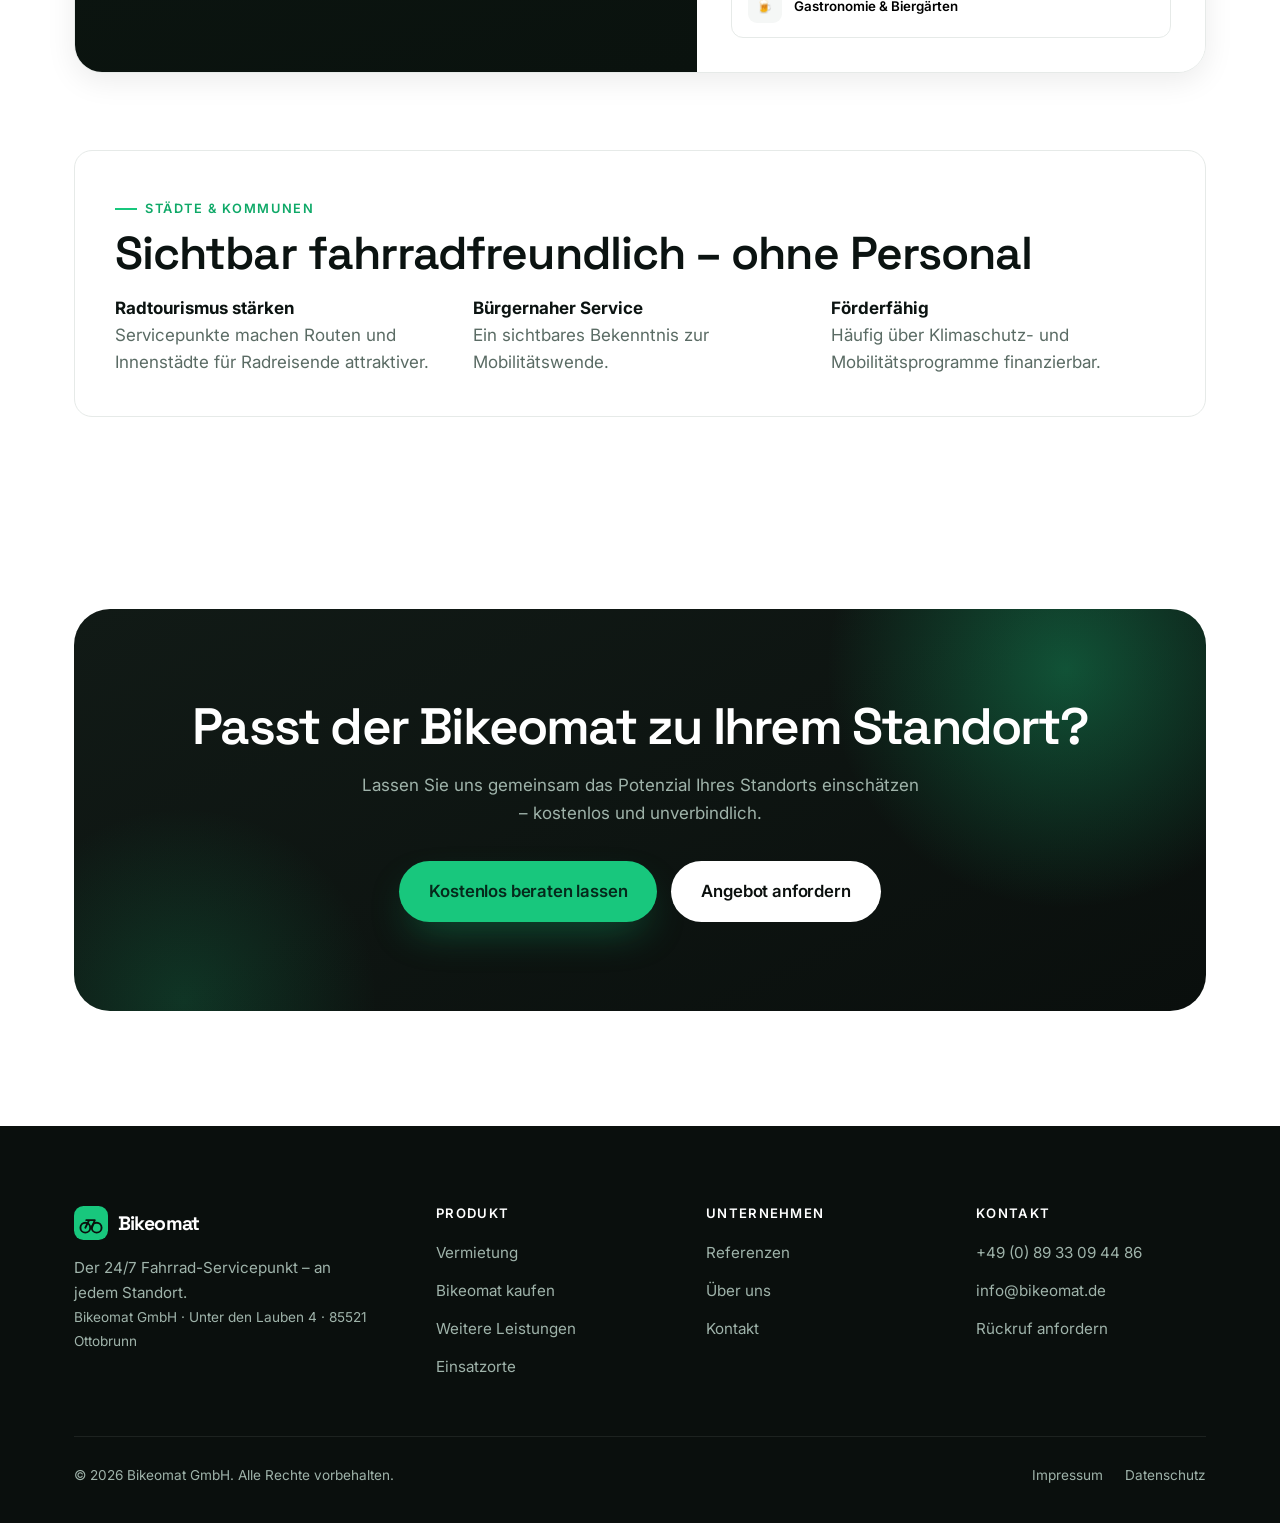
<file: einsatzorte.html>
<!DOCTYPE html>
<html lang="de">
<head>
<meta charset="UTF-8">
<meta name="viewport" content="width=device-width, initial-scale=1">
<title>Einsatzorte – Wo der Bikeomat überzeugt | Kommune, Hotel, Camping & mehr</title>
<meta name="description" content="Bikeomat-Einsatzorte: Städte & Kommunen, Hotels, Campingplätze, Unternehmen, Wohnanlagen, Bahnhöfe, Universitäten & Freizeitparks. Für jede Zielgruppe konkrete Vorteile – interaktive Übersicht.">
<meta name="keywords" content="Fahrradstation Kommune, Fahrradservice Hotel, Fahrradservice Campingplatz, Fahrradautomat Bahnhof, E-Bike Servicestation Universität">
<link rel="canonical" href="https://www.bikeomat.de/einsatzorte">
<meta name="theme-color" content="#0A0F0D">
<link rel="preconnect" href="https://fonts.googleapis.com"><link rel="preconnect" href="https://fonts.gstatic.com" crossorigin>
<link href="https://fonts.googleapis.com/css2?family=Inter:wght@400;500;600;700&family=Space+Grotesk:wght@500;600;700&display=swap" rel="stylesheet">
<link rel="stylesheet" href="assets/styles.css">
</head>
<body>

<header class="header">
  <div class="container header-inner">
    <a href="index.html" class="brand"><svg class="logo-mark" viewBox="0 0 36 36" fill="none"><rect width="36" height="36" rx="10" fill="#0A0F0D"/><circle cx="12" cy="23" r="5.2" stroke="#18C77D" stroke-width="2"/><circle cx="24" cy="23" r="5.2" stroke="#18C77D" stroke-width="2"/><path d="M12 23l4-8h6l-3 8M16 15h-3" stroke="#18C77D" stroke-width="2" stroke-linecap="round" stroke-linejoin="round"/></svg>Bikeomat</a>
    <nav class="nav"><a href="vermietung.html">Vermietung</a><a href="kaufen.html">Kaufen</a><a href="einsatzorte.html" class="active">Einsatzorte</a><a href="leistungen.html">Leistungen</a><a href="referenzen.html">Referenzen</a><a href="ueber-uns.html">Über uns</a></nav>
    <div class="header-cta"><a href="kontakt.html" class="btn btn-ghost">Beratung</a><a href="kontakt.html#angebot" class="btn btn-primary">Angebot anfordern</a><button class="menu-toggle" aria-label="Menü" aria-expanded="false"><svg viewBox="0 0 24 24" fill="none" stroke="currentColor" stroke-width="2" stroke-linecap="round"><path d="M3 6h18M3 12h18M3 18h18"/></svg></button></div>
  </div>
</header>
<div class="mobile-nav"><a href="vermietung.html">Vermietung</a><a href="kaufen.html">Kaufen</a><a href="einsatzorte.html">Einsatzorte</a><a href="leistungen.html">Leistungen</a><a href="referenzen.html">Referenzen</a><a href="ueber-uns.html">Über uns</a><a href="kontakt.html">Kontakt</a><div class="mobile-cta"><a href="kontakt.html#angebot" class="btn btn-primary btn-block">Angebot anfordern</a><a href="kontakt.html" class="btn btn-ghost btn-block">Beratung</a></div></div>

<section class="page-hero hero">
  <div class="hero-bg"></div>
  <div class="container">
    <div class="breadcrumb"><a href="index.html">Start</a> / <span>Einsatzorte</span></div>
    <div style="max-width:760px">
      <span class="pill" style="margin-bottom:22px">11 Zielgruppen, ein Servicepunkt</span>
      <h1 class="h-display">Überall dort, wo <span class="text-grad">Räder rollen</span></h1>
      <p class="lead" style="margin-top:20px">Ob touristischer Hotspot, Mobilitätsknoten oder Mitarbeiterparkplatz – der Bikeomat schafft an jedem Standort echten Mehrwert. Wählen Sie Ihre Zielgruppe und entdecken Sie die konkreten Vorteile.</p>
    </div>
  </div>
</section>

<!-- INTERAKTIVE KARTE -->
<section class="section-sm">
  <div class="container">
    <div class="map-wrap reveal">
      <div class="map-canvas">
        <!-- stilisierte Karte mit Pins -->
        <svg viewBox="0 0 500 480" style="position:absolute;inset:0;width:100%;height:100%;opacity:.12" preserveAspectRatio="xMidYMid slice"><path d="M60 120c40-30 90-10 130 10s80 20 120-10 100-20 130 20M40 240c50 20 110 0 160-20s90-10 140 20 90 10 120-20M60 360c40-20 100-10 150 10s90 20 140-10" stroke="#18C77D" stroke-width="2" fill="none"/></svg>
        <div class="map-pin" data-use="kommune" style="left:30%;top:25%"><div class="dot" style="background:#fff"></div><span class="lbl">🏛️ Städte & Kommunen</span></div>
        <div class="map-pin" data-use="hotel" style="left:62%;top:20%"><div class="dot"></div><span class="lbl">🏨 Hotels</span></div>
        <div class="map-pin" data-use="camping" style="left:78%;top:42%"><div class="dot"></div><span class="lbl">⛺ Campingplätze</span></div>
        <div class="map-pin" data-use="firma" style="left:44%;top:55%"><div class="dot"></div><span class="lbl">🏢 Unternehmen</span></div>
        <div class="map-pin" data-use="wohnen" style="left:22%;top:62%"><div class="dot"></div><span class="lbl">🏘️ Wohnanlagen</span></div>
        <div class="map-pin" data-use="bahnhof" style="left:55%;top:78%"><div class="dot"></div><span class="lbl">🚉 Bahnhöfe</span></div>
        <div class="map-pin" data-use="uni" style="left:35%;top:40%"><div class="dot"></div><span class="lbl">🎓 Universitäten</span></div>
        <div class="map-pin" data-use="freizeit" style="left:80%;top:68%"><div class="dot"></div><span class="lbl">🎡 Freizeitparks</span></div>
        <div class="map-pin" data-use="einkauf" style="left:50%;top:35%"><div class="dot"></div><span class="lbl">🛒 Einkaufszentren</span></div>
        <div class="map-pin" data-use="tankstelle" style="left:15%;top:45%"><div class="dot"></div><span class="lbl">⛽ Tankstellen</span></div>
        <div class="map-pin" data-use="gastro" style="left:68%;top:52%"><div class="dot"></div><span class="lbl">🍺 Gastronomie</span></div>
      </div>
      <div class="map-side">
        <h3>Wählen Sie Ihren Standort</h3>
        <p style="color:var(--muted)">Für jede Zielgruppe haben wir die passenden Argumente.</p>
        <div class="use-list">
          <button class="active" data-use="kommune"><span class="u-ico">🏛️</span> Städte & Kommunen</button>
          <button data-use="hotel"><span class="u-ico">🏨</span> Hotels</button>
          <button data-use="camping"><span class="u-ico">⛺</span> Campingplätze</button>
          <button data-use="firma"><span class="u-ico">🏢</span> Unternehmen</button>
          <button data-use="wohnen"><span class="u-ico">🏘️</span> Wohnanlagen</button>
          <button data-use="bahnhof"><span class="u-ico">🚉</span> Bahnhöfe</button>
          <button data-use="uni"><span class="u-ico">🎓</span> Universitäten</button>
          <button data-use="freizeit"><span class="u-ico">🎡</span> Freizeitparks</button>
          <button data-use="einkauf"><span class="u-ico">🛒</span> Einkaufszentren</button>
          <button data-use="tankstelle"><span class="u-ico">⛽</span> Tankstellen</button>
          <button data-use="gastro"><span class="u-ico">🍺</span> Gastronomie & Biergärten</button>
        </div>
      </div>
    </div>
  </div>
</section>

<!-- VORTEILE PRO ZIELGRUPPE -->
<section class="section-sm" style="padding-top:0">
  <div class="container">
    <div class="tab-panel active" data-usepanel="kommune"><div class="card reveal" style="padding:40px"><span class="eyebrow">Städte & Kommunen</span><h2 style="margin:10px 0 16px">Sichtbar fahrradfreundlich – ohne Personal</h2><div class="grid cols-3"><div><strong>Radtourismus stärken</strong><p style="color:var(--muted)">Servicepunkte machen Routen und Innenstädte für Radreisende attraktiver.</p></div><div><strong>Bürgernaher Service</strong><p style="color:var(--muted)">Ein sichtbares Bekenntnis zur Mobilitätswende.</p></div><div><strong>Förderfähig</strong><p style="color:var(--muted)">Häufig über Klimaschutz- und Mobilitätsprogramme finanzierbar.</p></div></div></div></div>
    <div class="tab-panel" data-usepanel="hotel"><div class="card reveal" style="padding:40px"><span class="eyebrow">Hotels</span><h2 style="margin:10px 0 16px">Der Extra-Service, der Gäste begeistert</h2><div class="grid cols-3"><div><strong>Bessere Bewertungen</strong><p style="color:var(--muted)">Ein durchdachtes Plus, das in Erinnerung bleibt.</p></div><div><strong>E-Bike-Ladung am Haus</strong><p style="color:var(--muted)">Perfekt für die wachsende Zahl an Pedelec-Gästen.</p></div><div><strong>Bett+Bike-tauglich</strong><p style="color:var(--muted)">Unterstützt zertifizierte fahrradfreundliche Angebote.</p></div></div></div></div>
    <div class="tab-panel" data-usepanel="camping"><div class="card reveal" style="padding:40px"><span class="eyebrow">Campingplätze</span><h2 style="margin:10px 0 16px">Unabhängig von Öffnungszeiten</h2><div class="grid cols-3"><div><strong>24/7 für Gäste</strong><p style="color:var(--muted)">Auch abends und am Wochenende, ohne Mehraufwand.</p></div><div><strong>Ideal in Radregionen</strong><p style="color:var(--muted)">Dort, wo viele Gäste mit dem Rad anreisen.</p></div><div><strong>Mehr Attraktivität</strong><p style="color:var(--muted)">Ein modernes Extra, das Ihren Platz hervorhebt.</p></div></div></div></div>
    <div class="tab-panel" data-usepanel="firma"><div class="card reveal" style="padding:40px"><span class="eyebrow">Unternehmen</span><h2 style="margin:10px 0 16px">Benefit für radelnde Mitarbeiter</h2><div class="grid cols-3"><div><strong>Mitarbeiter-Benefit</strong><p style="color:var(--muted)">Sichtbares Engagement für Gesundheit & Nachhaltigkeit.</p></div><div><strong>Mehr Rad-Pendler</strong><p style="color:var(--muted)">Senkt Hürden, unterstützt JobRad-Programme.</p></div><div><strong>ESG & Image</strong><p style="color:var(--muted)">Zahlt auf Nachhaltigkeitsziele und Arbeitgebermarke ein.</p></div></div></div></div>
    <div class="tab-panel" data-usepanel="wohnen"><div class="card reveal" style="padding:40px"><span class="eyebrow">Wohnanlagen</span><h2 style="margin:10px 0 16px">Wohnqualität, die man sieht</h2><div class="grid cols-3"><div><strong>Service vor der Tür</strong><p style="color:var(--muted)">Reparaturen und Luft direkt im eigenen Quartier.</p></div><div><strong>Aufwertung der Immobilie</strong><p style="color:var(--muted)">Ein modernes Ausstattungsmerkmal für Mieter & Eigentümer.</p></div><div><strong>Nachhaltige Mobilität</strong><p style="color:var(--muted)">Fördert das Rad als Verkehrsmittel im Alltag.</p></div></div></div></div>
    <div class="tab-panel" data-usepanel="bahnhof"><div class="card reveal" style="padding:40px"><span class="eyebrow">Bahnhöfe</span><h2 style="margin:10px 0 16px">Mobilitätsknoten clever ergänzen</h2><div class="grid cols-3"><div><strong>Schnelle Hilfe</strong><p style="color:var(--muted)">Pendler kommen pünktlich weiter statt liegenzubleiben.</p></div><div><strong>Hohe Frequenz</strong><p style="color:var(--muted)">Maximale Sichtbarkeit und Nutzung.</p></div><div><strong>Bike+Ride stärken</strong><p style="color:var(--muted)">Macht die Kombination Rad und ÖPNV attraktiver.</p></div></div></div></div>
    <div class="tab-panel" data-usepanel="uni"><div class="card reveal" style="padding:40px"><span class="eyebrow">Universitäten</span><h2 style="margin:10px 0 16px">Campus-Service für tausende Radler</h2><div class="grid cols-3"><div><strong>Riesige Nutzergruppe</strong><p style="color:var(--muted)">Tausende Studierende und Beschäftigte mit dem Rad.</p></div><div><strong>Nachhaltiger Campus</strong><p style="color:var(--muted)">Unterstützt Klima- und Mobilitätsstrategien.</p></div><div><strong>24/7 passend</strong><p style="color:var(--muted)">Auch spät abends in der Lernphase verfügbar.</p></div></div></div></div>
    <div class="tab-panel" data-usepanel="freizeit"><div class="card reveal" style="padding:40px"><span class="eyebrow">Freizeitparks</span><h2 style="margin:10px 0 16px">Service für Ausflügler & Tagesgäste</h2><div class="grid cols-3"><div><strong>Mehr Komfort</strong><p style="color:var(--muted)">Ein Extra, das den Besuch noch angenehmer macht.</p></div><div><strong>Längere Verweildauer</strong><p style="color:var(--muted)">Gäste bleiben sorgenfrei mobil vor Ort.</p></div><div><strong>Modernes Image</strong><p style="color:var(--muted)">Zeigt Innovationsfreude und Gastfreundschaft.</p></div></div></div></div>
    <div class="tab-panel" data-usepanel="einkauf"><div class="card reveal" style="padding:40px"><span class="eyebrow">Einkaufszentren</span><h2 style="margin:10px 0 16px">Kundenservice am Parkplatz & Eingang</h2><div class="grid cols-3"><div><strong>Frequenzstarke Lage</strong><p style="color:var(--muted)">Hohe Sichtbarkeit und Nutzung durch tägliche Besucher.</p></div><div><strong>Mehrwert für Radkunden</strong><p style="color:var(--muted)">Luft, Ersatzteile und E-Bike-Ladung während des Einkaufs.</p></div><div><strong>Nachhaltigkeitsprofil</strong><p style="color:var(--muted)">Sichtbares Engagement des Centers für umweltfreundliche Mobilität.</p></div></div></div></div>
    <div class="tab-panel" data-usepanel="tankstelle"><div class="card reveal" style="padding:40px"><span class="eyebrow">Tankstellen</span><h2 style="margin:10px 0 16px">Auch Fahrräder brauchen eine Tankstelle</h2><div class="grid cols-3"><div><strong>Erweitertes Angebot</strong><p style="color:var(--muted)">Neben Kraftstoff auch Fahrradservice – neue Zielgruppe, neuer Umsatz.</p></div><div><strong>24/7 wie Sie</strong><p style="color:var(--muted)">Der Bikeomat passt perfekt zum Rund-um-die-Uhr-Konzept.</p></div><div><strong>Synergien nutzen</strong><p style="color:var(--muted)">Radfahrer werden zu Shop-Kunden – Cross-Selling an frequentierten Standorten.</p></div></div></div></div>
    <div class="tab-panel" data-usepanel="gastro"><div class="card reveal" style="padding:40px"><span class="eyebrow">Gastronomie & Biergärten</span><h2 style="margin:10px 0 16px">Radl-Service zum Radler</h2><div class="grid cols-3"><div><strong>Radtouristen anziehen</strong><p style="color:var(--muted)">Ein sichtbarer Servicepunkt macht Ihr Lokal zur bevorzugten Einkehr.</p></div><div><strong>Biergarten-Plus</strong><p style="color:var(--muted)">Gäste kommen gern mit dem Rad, wenn Service vor Ort verfügbar ist.</p></div><div><strong>Regionale Sichtbarkeit</strong><p style="color:var(--muted)">Werbung für Ihre Gaststätte direkt am Touchscreen des Bikeomat.</p></div></div></div></div>
  </div>
</section>

<section class="section"><div class="container"><div class="cta-band reveal">
  <h2 class="h-display" style="font-size:clamp(2rem,4.5vw,3.2rem)">Passt der Bikeomat zu Ihrem Standort?</h2>
  <p>Lassen Sie uns gemeinsam das Potenzial Ihres Standorts einschätzen – kostenlos und unverbindlich.</p>
  <div class="hero-cta"><a href="kontakt.html" class="btn btn-primary btn-lg">Kostenlos beraten lassen</a><a href="kontakt.html#angebot" class="btn btn-light btn-lg">Angebot anfordern</a></div>
</div></div></section>

<footer class="footer"><div class="container">
  <div class="footer-top">
    <div><a href="index.html" class="brand"><svg class="logo-mark" viewBox="0 0 36 36" fill="none"><rect width="36" height="36" rx="10" fill="#18C77D"/><circle cx="12" cy="23" r="5.2" stroke="#0A0F0D" stroke-width="2"/><circle cx="24" cy="23" r="5.2" stroke="#0A0F0D" stroke-width="2"/><path d="M12 23l4-8h6l-3 8M16 15h-3" stroke="#0A0F0D" stroke-width="2" stroke-linecap="round" stroke-linejoin="round"/></svg>Bikeomat</a><p class="footer-about">Der 24/7 Fahrrad-Servicepunkt – an jedem Standort.<br><span style="font-size:.85rem">Bikeomat GmbH · Unter den Lauben 4 · 85521 Ottobrunn</span></p></div>
    <div><h4>Produkt</h4><ul><li><a href="vermietung.html">Vermietung</a></li><li><a href="kaufen.html">Bikeomat kaufen</a></li><li><a href="leistungen.html">Weitere Leistungen</a></li><li><a href="einsatzorte.html">Einsatzorte</a></li></ul></div>
    <div><h4>Unternehmen</h4><ul><li><a href="referenzen.html">Referenzen</a></li><li><a href="ueber-uns.html">Über uns</a></li><li><a href="kontakt.html">Kontakt</a></li></ul></div>
    <div><h4>Kontakt</h4><ul><li><a href="tel:+498933094486">+49 (0) 89 33 09 44 86</a></li><li><a href="mailto:info@bikeomat.de">info@bikeomat.de</a></li><li><a href="kontakt.html#rueckruf">Rückruf anfordern</a></li></ul></div>
  </div>
  <div class="footer-bottom"><span>© <span data-year>2026</span> Bikeomat GmbH. Alle Rechte vorbehalten.</span><div class="fb-links"><a href="impressum.html">Impressum</a><a href="datenschutz.html">Datenschutz</a></div></div>
</div></footer>
<div class="sticky-cta"><a href="kontakt.html" class="btn btn-ghost">Beratung</a><a href="kontakt.html#angebot" class="btn btn-primary">Angebot anfordern</a></div>
<script src="assets/main.js"></script>
</body>
</html>
</file>
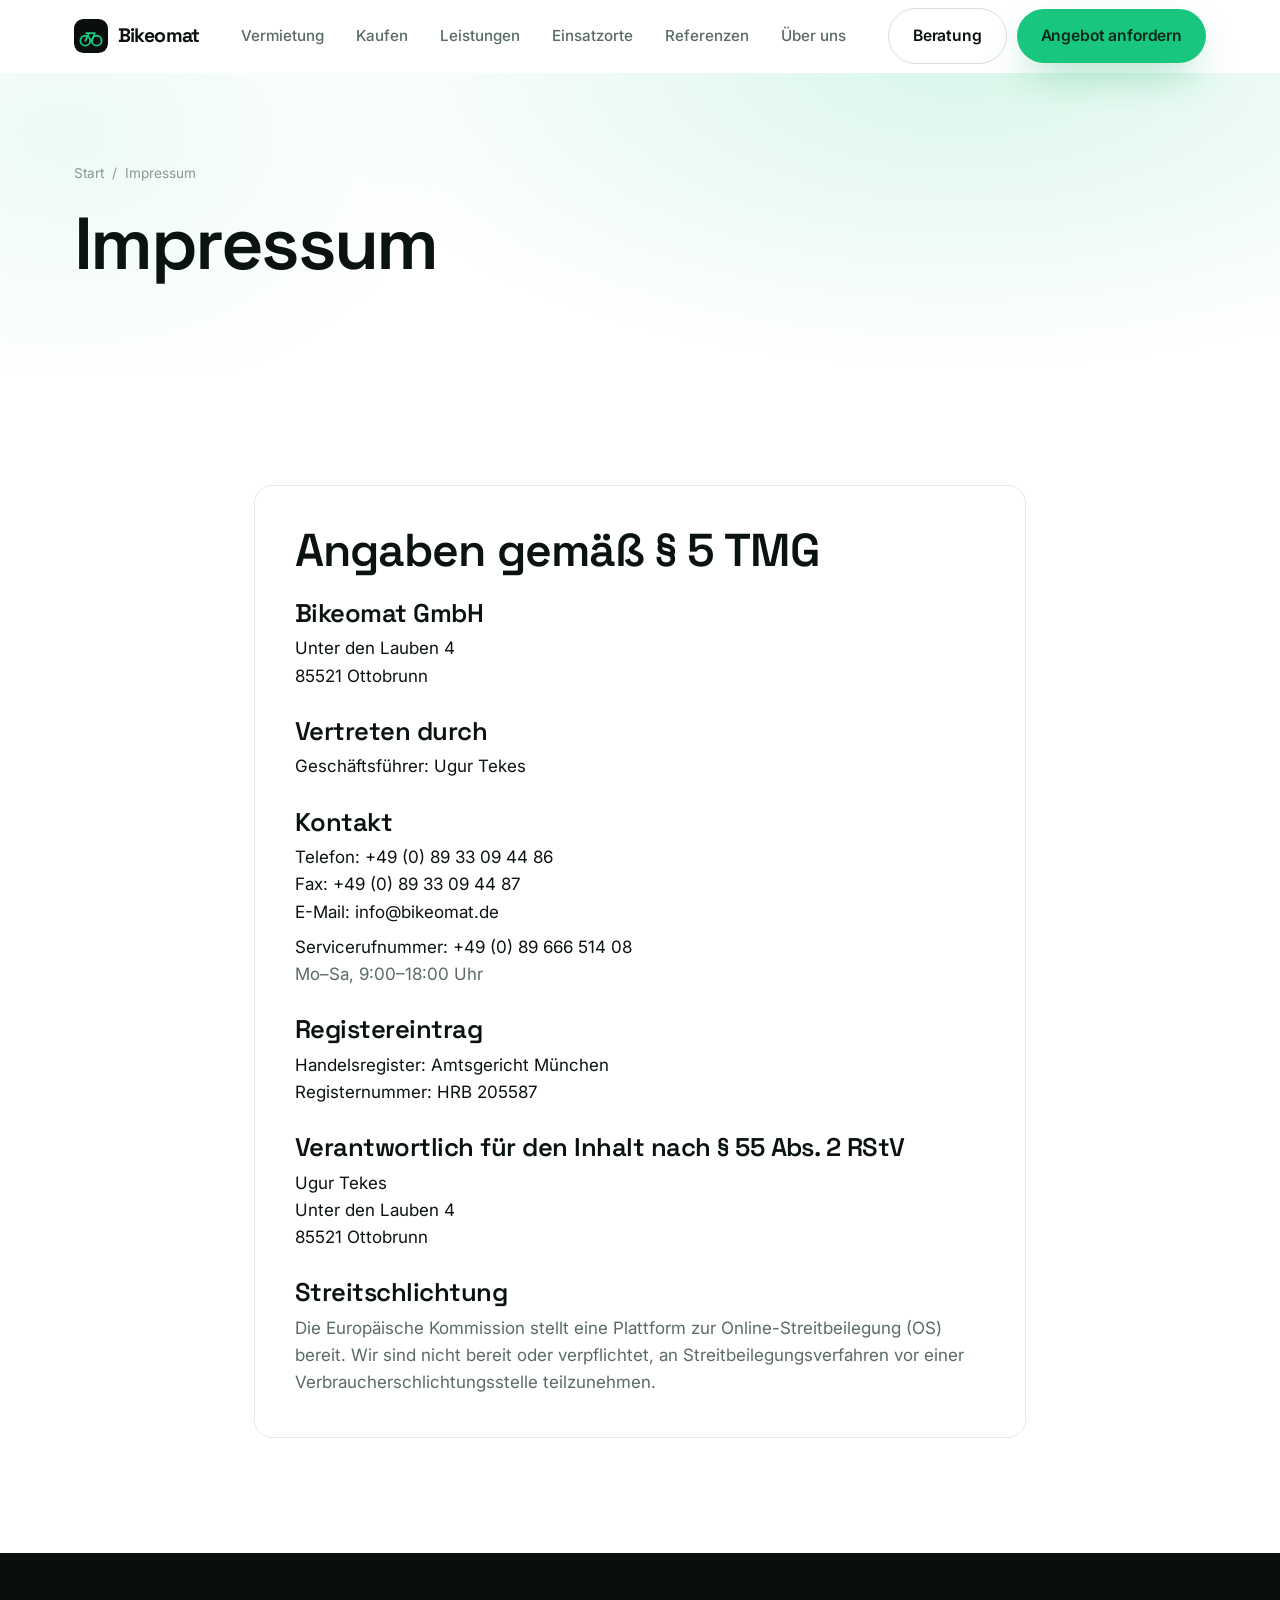
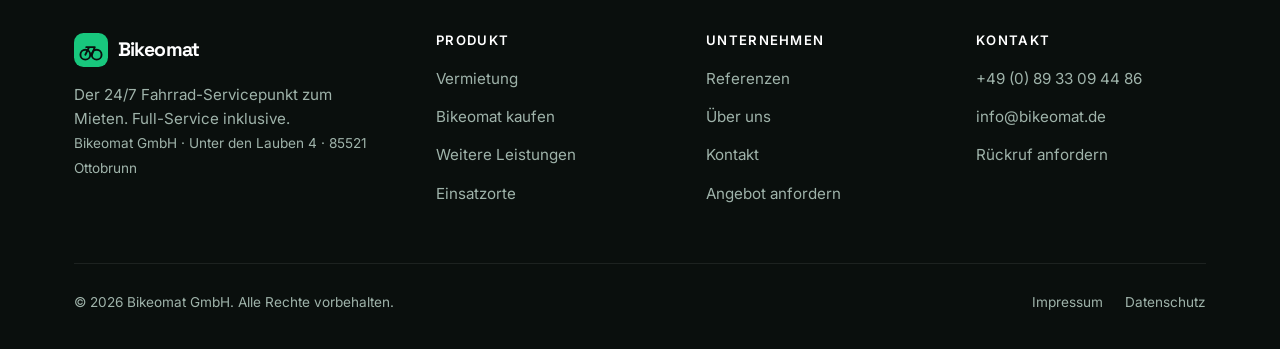
<file: impressum.html>
<!DOCTYPE html>
<html lang="de">
<head>
<meta charset="UTF-8">
<meta name="viewport" content="width=device-width, initial-scale=1">
<title>Impressum – Bikeomat GmbH</title>
<meta name="description" content="Impressum der Bikeomat GmbH, Ottobrunn bei München. Angaben gemäß § 5 TMG.">
<link rel="canonical" href="https://www.bikeomat.de/impressum">
<meta name="theme-color" content="#0A0F0D">
<link rel="preconnect" href="https://fonts.googleapis.com"><link rel="preconnect" href="https://fonts.gstatic.com" crossorigin>
<link href="https://fonts.googleapis.com/css2?family=Inter:wght@400;500;600;700&family=Space+Grotesk:wght@500;600;700&display=swap" rel="stylesheet">
<link rel="stylesheet" href="assets/styles.css">
</head>
<body>

<header class="header">
  <div class="container header-inner">
    <a href="index.html" class="brand"><svg class="logo-mark" viewBox="0 0 36 36" fill="none"><rect width="36" height="36" rx="10" fill="#0A0F0D"/><circle cx="12" cy="23" r="5.2" stroke="#18C77D" stroke-width="2"/><circle cx="24" cy="23" r="5.2" stroke="#18C77D" stroke-width="2"/><path d="M12 23l4-8h6l-3 8M16 15h-3" stroke="#18C77D" stroke-width="2" stroke-linecap="round" stroke-linejoin="round"/></svg>Bikeomat</a>
    <nav class="nav"><a href="vermietung.html">Vermietung</a><a href="kaufen.html">Kaufen</a><a href="leistungen.html">Leistungen</a><a href="einsatzorte.html">Einsatzorte</a><a href="referenzen.html">Referenzen</a><a href="ueber-uns.html">Über uns</a></nav>
    <div class="header-cta"><a href="kontakt.html" class="btn btn-ghost">Beratung</a><a href="kontakt.html#angebot" class="btn btn-primary">Angebot anfordern</a><button class="menu-toggle" aria-label="Menü" aria-expanded="false"><svg viewBox="0 0 24 24" fill="none" stroke="currentColor" stroke-width="2" stroke-linecap="round"><path d="M3 6h18M3 12h18M3 18h18"/></svg></button></div>
  </div>
</header>
<div class="mobile-nav"><a href="vermietung.html">Vermietung</a><a href="kaufen.html">Kaufen</a><a href="leistungen.html">Leistungen</a><a href="einsatzorte.html">Einsatzorte</a><a href="referenzen.html">Referenzen</a><a href="ueber-uns.html">Über uns</a><a href="kontakt.html">Kontakt</a><div class="mobile-cta"><a href="kontakt.html#angebot" class="btn btn-primary btn-block">Angebot anfordern</a><a href="kontakt.html" class="btn btn-ghost btn-block">Beratung</a></div></div>

<section class="page-hero hero">
  <div class="hero-bg"></div>
  <div class="container">
    <div class="breadcrumb"><a href="index.html">Start</a> / <span>Impressum</span></div>
    <div style="max-width:760px">
      <h1 class="h-display">Impressum</h1>
    </div>
  </div>
</section>

<section class="section">
  <div class="container" style="max-width:820px">
    <div class="card" style="padding:40px">
      <h2 style="margin-bottom:24px">Angaben gemäß § 5 TMG</h2>

      <h3 style="margin-bottom:8px">Bikeomat GmbH</h3>
      <p>Unter den Lauben 4<br>85521 Ottobrunn</p>

      <h3 style="margin-top:28px;margin-bottom:8px">Vertreten durch</h3>
      <p>Geschäftsführer: Ugur Tekes</p>

      <h3 style="margin-top:28px;margin-bottom:8px">Kontakt</h3>
      <p>Telefon: <a href="tel:+498933094486">+49 (0) 89 33 09 44 86</a><br>
      Fax: +49 (0) 89 33 09 44 87<br>
      E-Mail: <a href="mailto:info@bikeomat.de">info@bikeomat.de</a></p>
      <p style="margin-top:8px">Servicerufnummer: <a href="tel:+498966651408">+49 (0) 89 666 514 08</a><br>
      <span style="color:var(--muted)">Mo–Sa, 9:00–18:00 Uhr</span></p>

      <h3 style="margin-top:28px;margin-bottom:8px">Registereintrag</h3>
      <p>Handelsregister: Amtsgericht München<br>Registernummer: HRB 205587</p>

      <h3 style="margin-top:28px;margin-bottom:8px">Verantwortlich für den Inhalt nach § 55 Abs. 2 RStV</h3>
      <p>Ugur Tekes<br>Unter den Lauben 4<br>85521 Ottobrunn</p>

      <h3 style="margin-top:28px;margin-bottom:8px">Streitschlichtung</h3>
      <p style="color:var(--muted)">Die Europäische Kommission stellt eine Plattform zur Online-Streitbeilegung (OS) bereit. Wir sind nicht bereit oder verpflichtet, an Streitbeilegungsverfahren vor einer Verbraucherschlichtungsstelle teilzunehmen.</p>
    </div>
  </div>
</section>

<footer class="footer"><div class="container">
  <div class="footer-top">
    <div><a href="index.html" class="brand"><svg class="logo-mark" viewBox="0 0 36 36" fill="none"><rect width="36" height="36" rx="10" fill="#18C77D"/><circle cx="12" cy="23" r="5.2" stroke="#0A0F0D" stroke-width="2"/><circle cx="24" cy="23" r="5.2" stroke="#0A0F0D" stroke-width="2"/><path d="M12 23l4-8h6l-3 8M16 15h-3" stroke="#0A0F0D" stroke-width="2" stroke-linecap="round" stroke-linejoin="round"/></svg>Bikeomat</a><p class="footer-about">Der 24/7 Fahrrad-Servicepunkt zum Mieten. Full-Service inklusive.<br><span style="font-size:.85rem">Bikeomat GmbH · Unter den Lauben 4 · 85521 Ottobrunn</span></p></div>
    <div><h4>Produkt</h4><ul><li><a href="vermietung.html">Vermietung</a></li><li><a href="kaufen.html">Bikeomat kaufen</a></li><li><a href="leistungen.html">Weitere Leistungen</a></li><li><a href="einsatzorte.html">Einsatzorte</a></li></ul></div>
    <div><h4>Unternehmen</h4><ul><li><a href="referenzen.html">Referenzen</a></li><li><a href="ueber-uns.html">Über uns</a></li><li><a href="kontakt.html">Kontakt</a></li><li><a href="kontakt.html#angebot">Angebot anfordern</a></li></ul></div>
    <div><h4>Kontakt</h4><ul><li><a href="tel:+498933094486">+49 (0) 89 33 09 44 86</a></li><li><a href="mailto:info@bikeomat.de">info@bikeomat.de</a></li><li><a href="kontakt.html#rueckruf">Rückruf anfordern</a></li></ul></div>
  </div>
  <div class="footer-bottom"><span>© <span data-year>2026</span> Bikeomat GmbH. Alle Rechte vorbehalten.</span><div class="fb-links"><a href="impressum.html">Impressum</a><a href="datenschutz.html">Datenschutz</a></div></div>
</div></footer>
<script src="assets/main.js"></script>
</body>
</html>
</file>
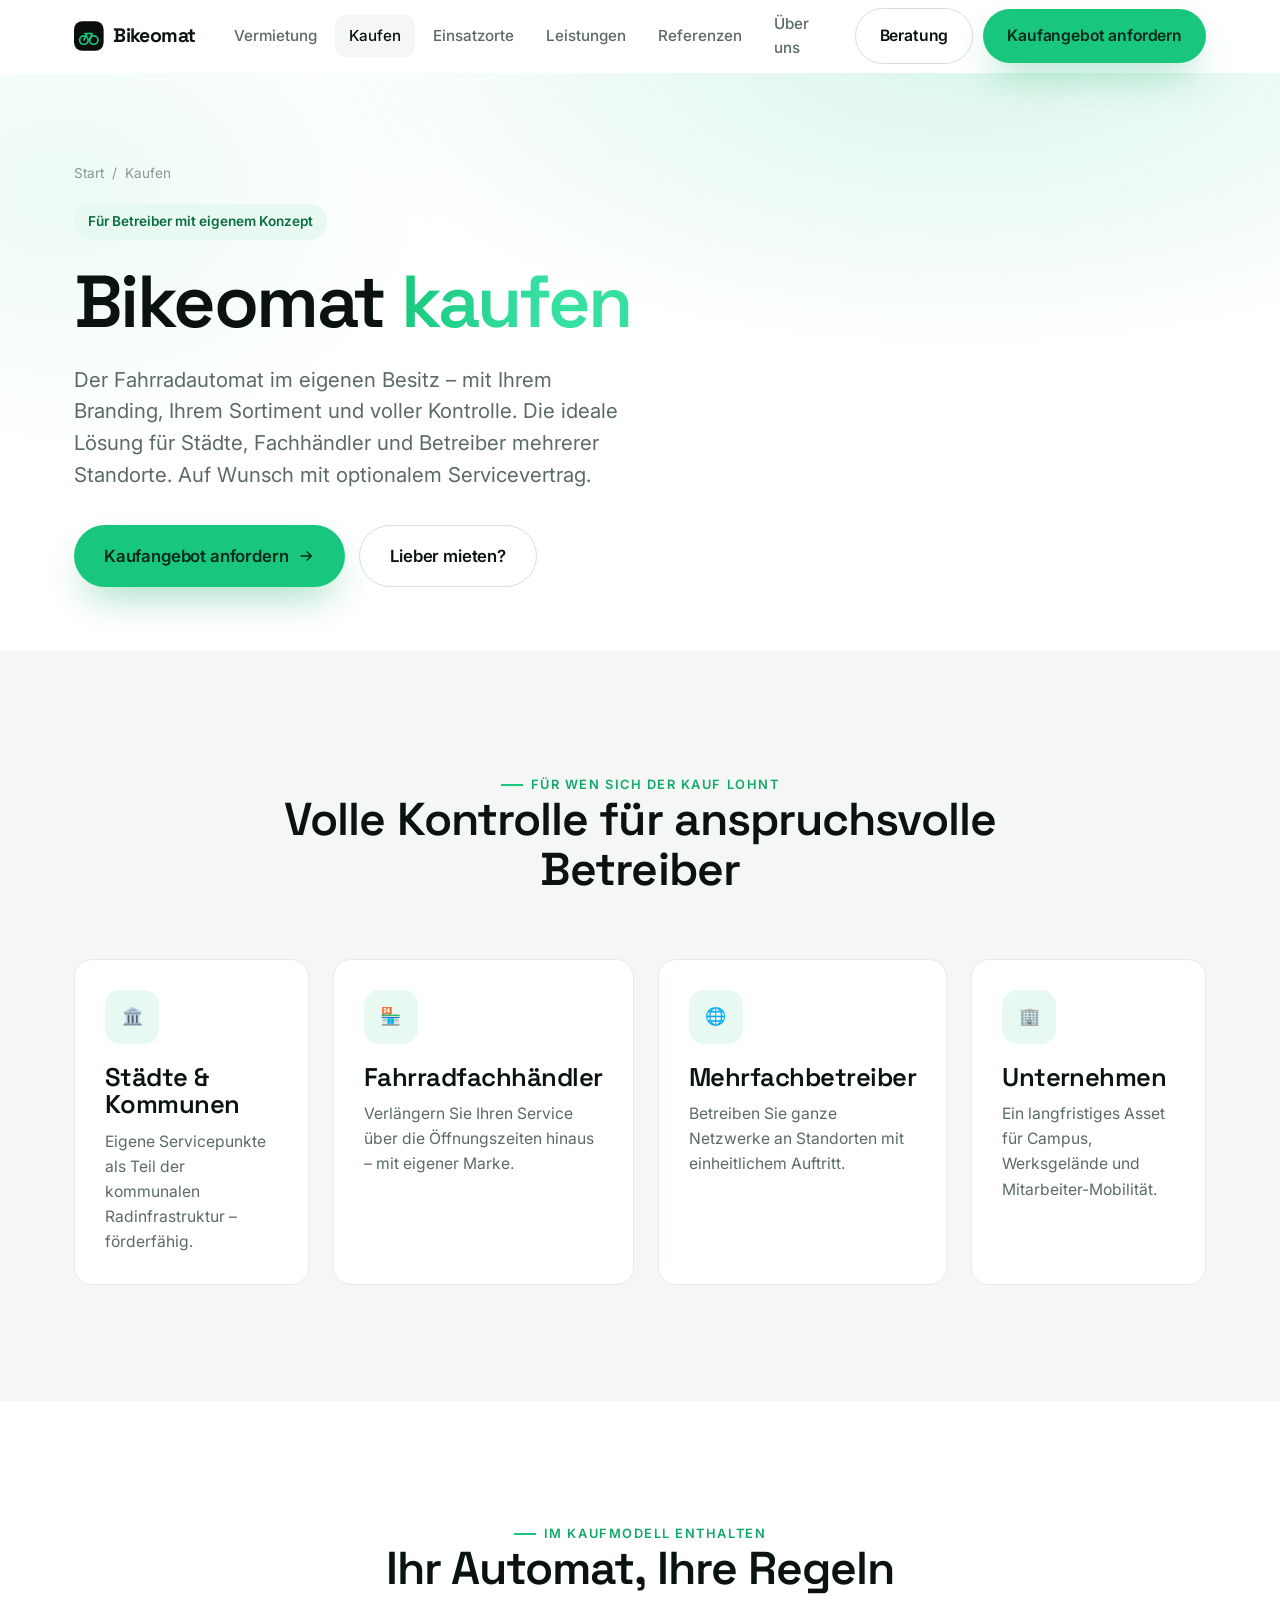
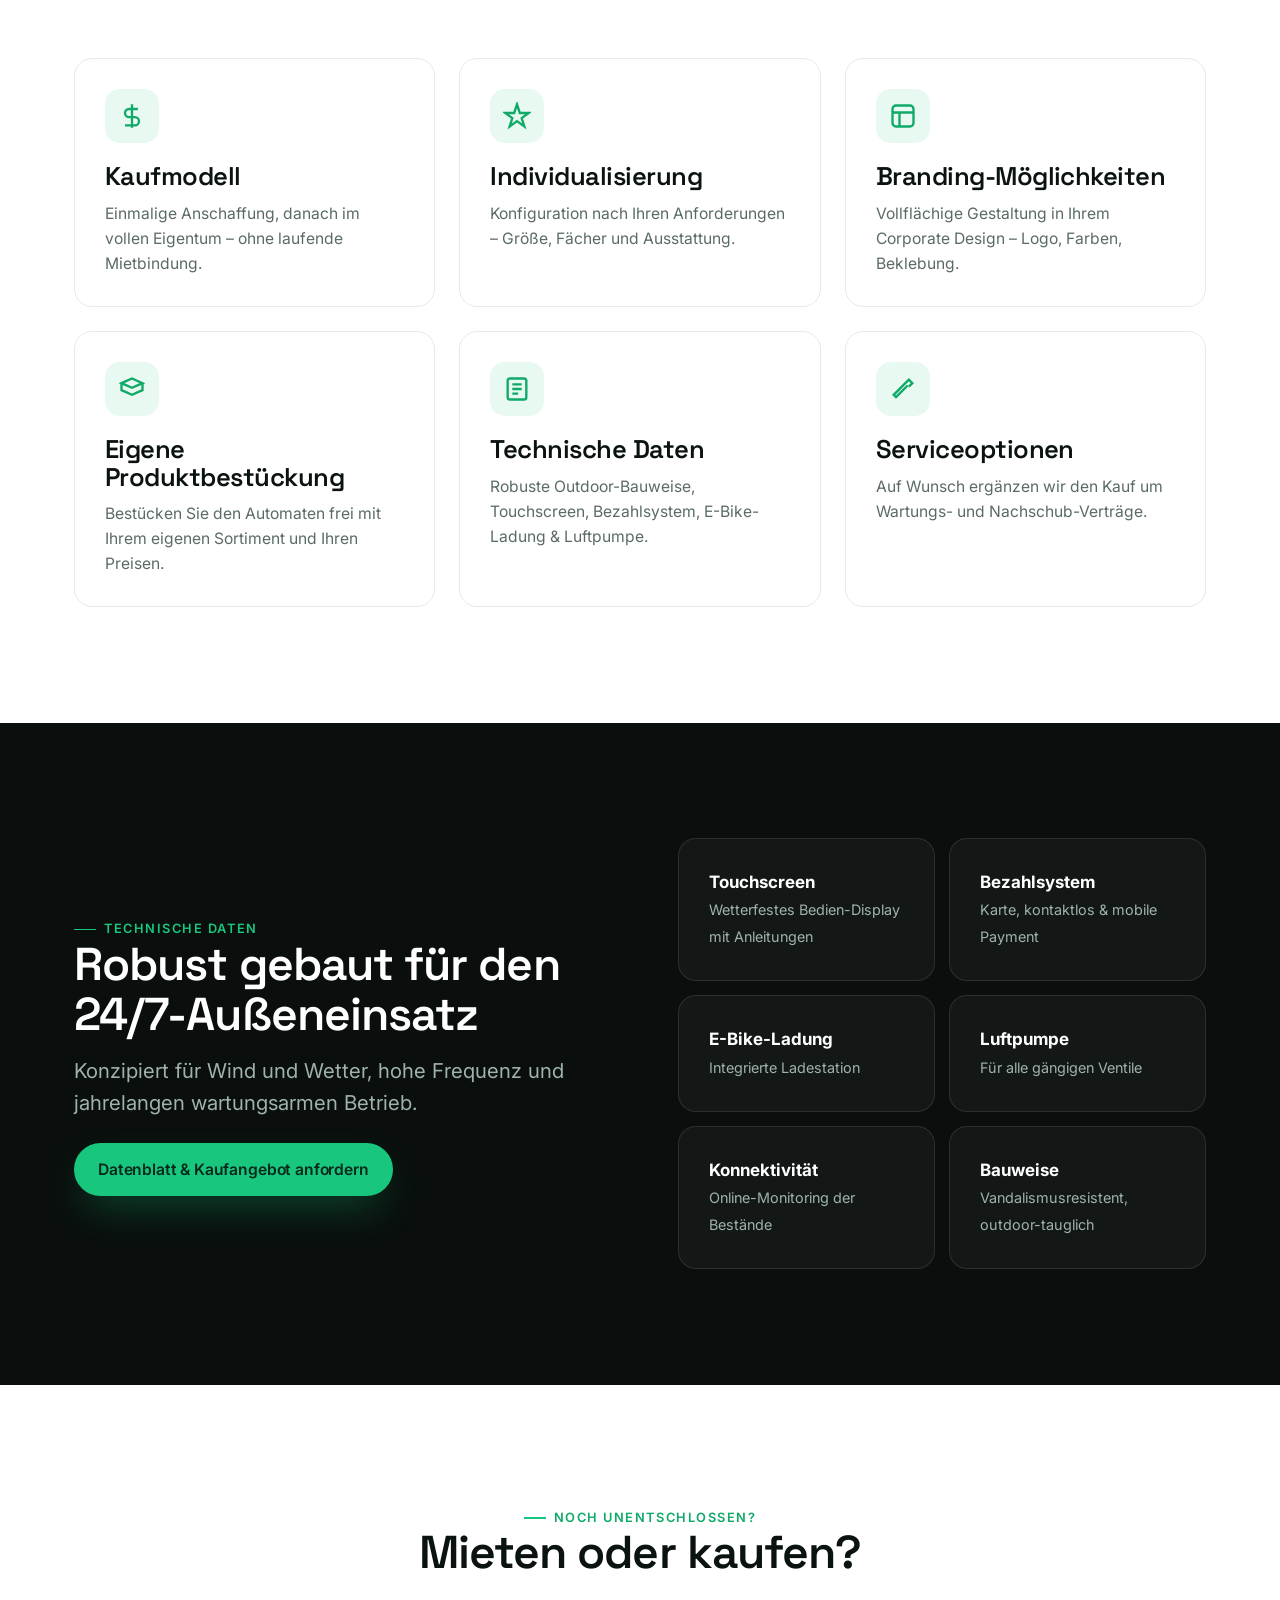
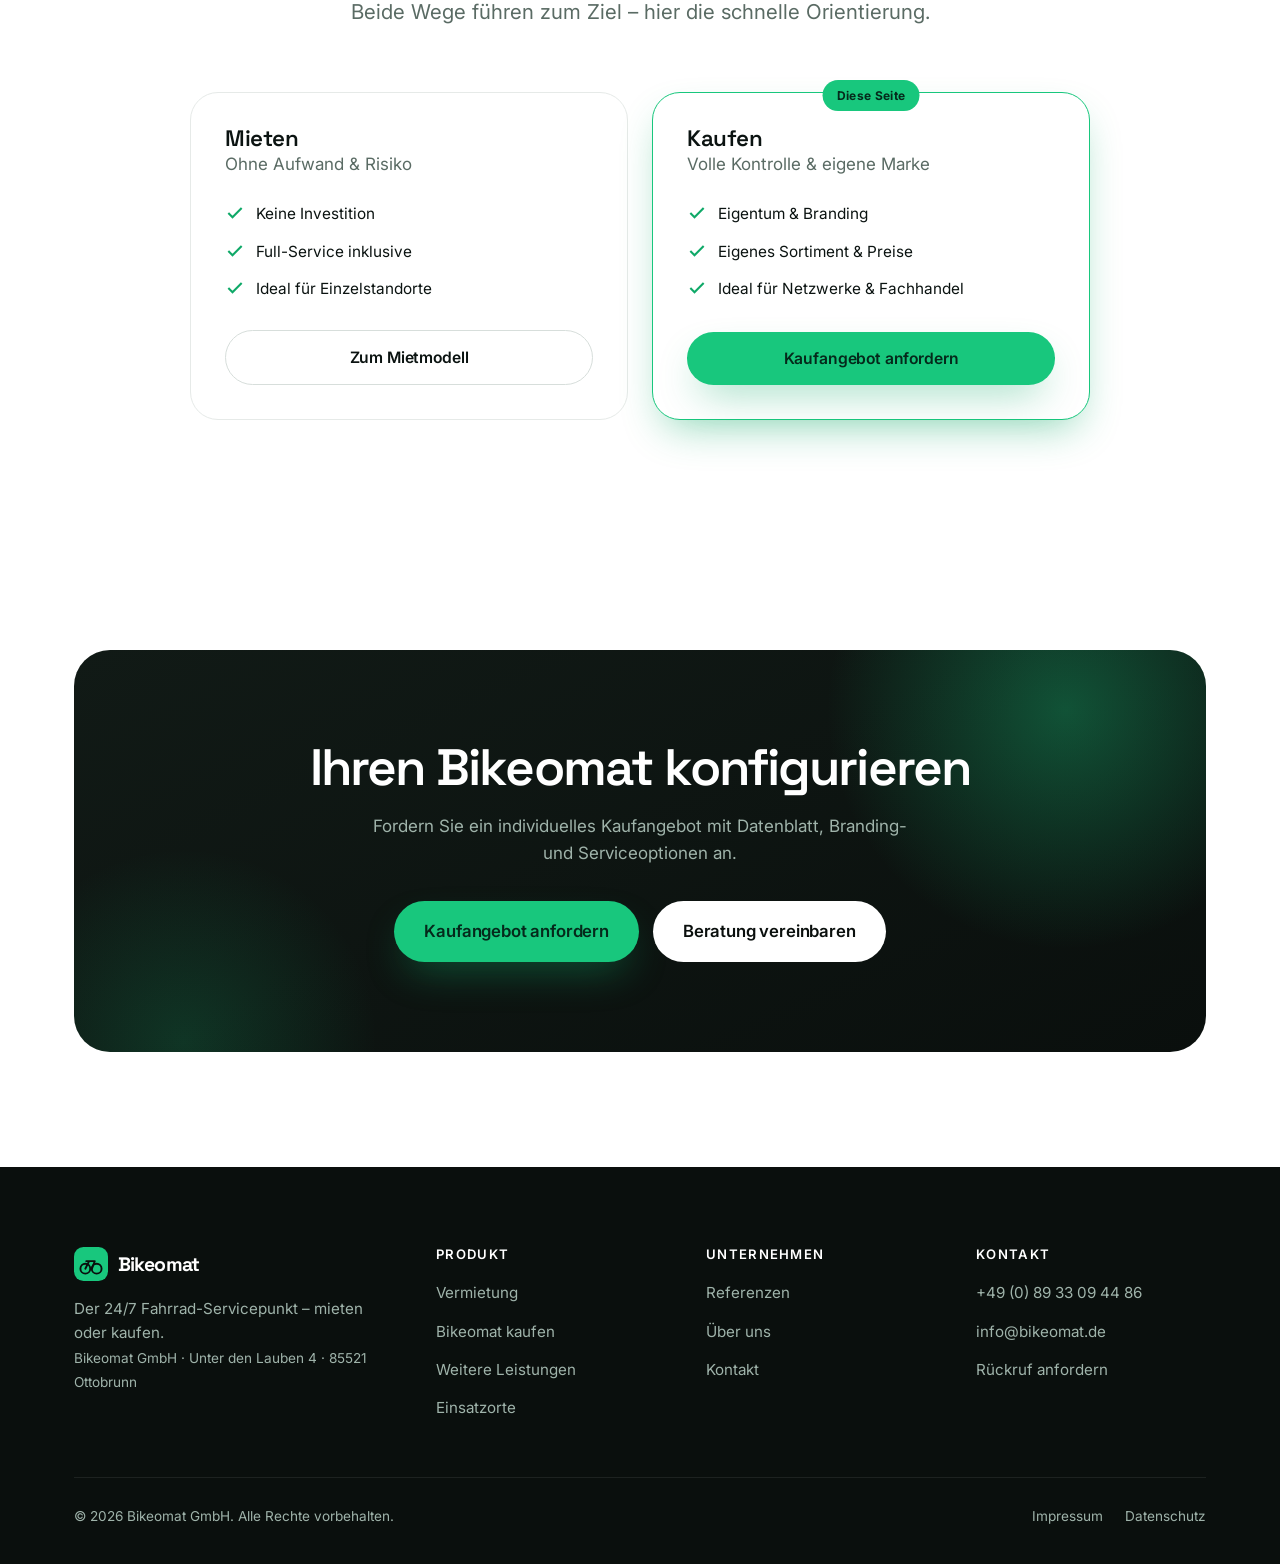
<file: kaufen.html>
<!DOCTYPE html>
<html lang="de">
<head>
<meta charset="UTF-8">
<meta name="viewport" content="width=device-width, initial-scale=1">
<title>Bikeomat kaufen – Fahrradautomat mit eigenem Branding & Sortiment</title>
<meta name="description" content="Bikeomat kaufen: Fahrradautomat im eigenen Besitz – mit individuellem Branding, eigener Produktbestückung und optionalen Serviceverträgen. Ideal für Städte, Kommunen, Fachhändler & Mehrfachbetreiber. Kaufangebot anfordern.">
<meta name="keywords" content="Fahrradautomat kaufen, Fahrrad Service Station kaufen, Fahrrad Reparaturstation, Fahrrad Ersatzteile Automat, Fahrradstation Kommune, Fahrradautomat Fachhandel">
<link rel="canonical" href="https://www.bikeomat.de/kaufen">
<meta property="og:title" content="Bikeomat kaufen – Ihr Fahrradautomat im eigenen Besitz">
<meta name="theme-color" content="#0A0F0D">
<link rel="preconnect" href="https://fonts.googleapis.com"><link rel="preconnect" href="https://fonts.gstatic.com" crossorigin>
<link href="https://fonts.googleapis.com/css2?family=Inter:wght@400;500;600;700&family=Space+Grotesk:wght@500;600;700&display=swap" rel="stylesheet">
<link rel="stylesheet" href="assets/styles.css">
</head>
<body>

<header class="header">
  <div class="container header-inner">
    <a href="index.html" class="brand"><svg class="logo-mark" viewBox="0 0 36 36" fill="none"><rect width="36" height="36" rx="10" fill="#0A0F0D"/><circle cx="12" cy="23" r="5.2" stroke="#18C77D" stroke-width="2"/><circle cx="24" cy="23" r="5.2" stroke="#18C77D" stroke-width="2"/><path d="M12 23l4-8h6l-3 8M16 15h-3" stroke="#18C77D" stroke-width="2" stroke-linecap="round" stroke-linejoin="round"/></svg>Bikeomat</a>
    <nav class="nav"><a href="vermietung.html">Vermietung</a><a href="kaufen.html" class="active">Kaufen</a><a href="einsatzorte.html">Einsatzorte</a><a href="leistungen.html">Leistungen</a><a href="referenzen.html">Referenzen</a><a href="ueber-uns.html">Über uns</a></nav>
    <div class="header-cta">
      <a href="kontakt.html" class="btn btn-ghost">Beratung</a>
      <a href="kontakt.html#angebot" class="btn btn-primary">Kaufangebot anfordern</a>
      <button class="menu-toggle" aria-label="Menü" aria-expanded="false"><svg viewBox="0 0 24 24" fill="none" stroke="currentColor" stroke-width="2" stroke-linecap="round"><path d="M3 6h18M3 12h18M3 18h18"/></svg></button>
    </div>
  </div>
</header>
<div class="mobile-nav"><a href="vermietung.html">Vermietung</a><a href="kaufen.html">Kaufen</a><a href="einsatzorte.html">Einsatzorte</a><a href="leistungen.html">Leistungen</a><a href="referenzen.html">Referenzen</a><a href="ueber-uns.html">Über uns</a><a href="kontakt.html">Kontakt</a><div class="mobile-cta"><a href="kontakt.html#angebot" class="btn btn-primary btn-block">Kaufangebot anfordern</a><a href="kontakt.html" class="btn btn-ghost btn-block">Beratung</a></div></div>

<section class="page-hero hero">
  <div class="hero-bg"></div>
  <div class="container">
    <div class="breadcrumb"><a href="index.html">Start</a> / <span>Kaufen</span></div>
    <div style="max-width:760px">
      <span class="pill" style="margin-bottom:22px">Für Betreiber mit eigenem Konzept</span>
      <h1 class="h-display">Bikeomat <span class="text-grad">kaufen</span></h1>
      <p class="lead" style="margin-top:20px">Der Fahrradautomat im eigenen Besitz – mit Ihrem Branding, Ihrem Sortiment und voller Kontrolle. Die ideale Lösung für Städte, Fachhändler und Betreiber mehrerer Standorte. Auf Wunsch mit optionalem Servicevertrag.</p>
      <div class="hero-cta">
        <a href="kontakt.html#angebot" class="btn btn-primary btn-lg">Kaufangebot anfordern <svg viewBox="0 0 24 24" fill="none" stroke="currentColor" stroke-width="2"><path d="M5 12h14M13 6l6 6-6 6"/></svg></a>
        <a href="vermietung.html" class="btn btn-ghost btn-lg">Lieber mieten?</a>
      </div>
    </div>
  </div>
</section>

<!-- ZIELGRUPPE -->
<section class="section bg-mist">
  <div class="container">
    <div class="section-head center reveal mx-auto"><span class="eyebrow">Für wen sich der Kauf lohnt</span><h2>Volle Kontrolle für anspruchsvolle Betreiber</h2></div>
    <div class="grid cols-4">
      <div class="card feature reveal"><div class="f-ico">🏛️</div><h3>Städte & Kommunen</h3><p>Eigene Servicepunkte als Teil der kommunalen Radinfrastruktur – förderfähig.</p></div>
      <div class="card feature reveal" data-d="1"><div class="f-ico">🏪</div><h3>Fahrradfachhändler</h3><p>Verlängern Sie Ihren Service über die Öffnungszeiten hinaus – mit eigener Marke.</p></div>
      <div class="card feature reveal" data-d="2"><div class="f-ico">🌐</div><h3>Mehrfachbetreiber</h3><p>Betreiben Sie ganze Netzwerke an Standorten mit einheitlichem Auftritt.</p></div>
      <div class="card feature reveal" data-d="3"><div class="f-ico">🏢</div><h3>Unternehmen</h3><p>Ein langfristiges Asset für Campus, Werksgelände und Mitarbeiter-Mobilität.</p></div>
    </div>
  </div>
</section>

<!-- INHALTE / LEISTUNGEN -->
<section class="section">
  <div class="container">
    <div class="section-head center reveal mx-auto"><span class="eyebrow">Im Kaufmodell enthalten</span><h2>Ihr Automat, Ihre Regeln</h2></div>
    <div class="grid cols-3">
      <div class="card feature reveal"><div class="f-ico"><svg viewBox="0 0 24 24" fill="none" stroke="currentColor" stroke-width="2"><path d="M12 2v20M17 6H9.5a3.5 3.5 0 000 7h5a3.5 3.5 0 010 7H6"/></svg></div><h3>Kaufmodell</h3><p>Einmalige Anschaffung, danach im vollen Eigentum – ohne laufende Mietbindung.</p></div>
      <div class="card feature reveal" data-d="1"><div class="f-ico"><svg viewBox="0 0 24 24" fill="none" stroke="currentColor" stroke-width="2"><path d="M12 2l2.4 7.4H22l-6 4.4 2.3 7.2-6.3-4.6L5.7 21 8 13.8 2 9.4h7.6z"/></svg></div><h3>Individualisierung</h3><p>Konfiguration nach Ihren Anforderungen – Größe, Fächer und Ausstattung.</p></div>
      <div class="card feature reveal" data-d="2"><div class="f-ico"><svg viewBox="0 0 24 24" fill="none" stroke="currentColor" stroke-width="2"><rect x="3" y="3" width="18" height="18" rx="3"/><path d="M3 9h18M9 21V9"/></svg></div><h3>Branding-Möglichkeiten</h3><p>Vollflächige Gestaltung in Ihrem Corporate Design – Logo, Farben, Beklebung.</p></div>
      <div class="card feature reveal"><div class="f-ico"><svg viewBox="0 0 24 24" fill="none" stroke="currentColor" stroke-width="2"><path d="M3 7l9-4 9 4-9 4-9-4zM3 7v6l9 4 9-4V7"/></svg></div><h3>Eigene Produktbestückung</h3><p>Bestücken Sie den Automaten frei mit Ihrem eigenen Sortiment und Ihren Preisen.</p></div>
      <div class="card feature reveal" data-d="1"><div class="f-ico"><svg viewBox="0 0 24 24" fill="none" stroke="currentColor" stroke-width="2"><rect x="4" y="3" width="16" height="18" rx="2"/><path d="M8 8h8M8 12h8M8 16h5"/></svg></div><h3>Technische Daten</h3><p>Robuste Outdoor-Bauweise, Touchscreen, Bezahlsystem, E-Bike-Ladung & Luftpumpe.</p></div>
      <div class="card feature reveal" data-d="2"><div class="f-ico"><svg viewBox="0 0 24 24" fill="none" stroke="currentColor" stroke-width="2"><path d="M14 7l3-3 3 3-3 3M14 7l-7 7-3 3 2 2 3-3 7-7"/></svg></div><h3>Serviceoptionen</h3><p>Auf Wunsch ergänzen wir den Kauf um Wartungs- und Nachschub-Verträge.</p></div>
    </div>
  </div>
</section>

<!-- TECH DATEN BAND -->
<section class="section bg-ink">
  <div class="container split">
    <div class="reveal">
      <span class="eyebrow" style="color:var(--green)">Technische Daten</span>
      <h2>Robust gebaut für den 24/7-Außeneinsatz</h2>
      <p class="lead" style="margin-top:16px">Konzipiert für Wind und Wetter, hohe Frequenz und jahrelangen wartungsarmen Betrieb.</p>
      <a href="kontakt.html#angebot" class="btn btn-primary" style="margin-top:24px">Datenblatt & Kaufangebot anfordern</a>
    </div>
    <div class="reveal" data-d="1">
      <div class="grid cols-2" style="gap:14px">
        <div class="card" style="background:rgba(255,255,255,.04);border-color:rgba(255,255,255,.1)"><strong style="color:#fff;display:block">Touchscreen</strong><span style="color:var(--on-dark-muted);font-size:.9rem">Wetterfestes Bedien-Display mit Anleitungen</span></div>
        <div class="card" style="background:rgba(255,255,255,.04);border-color:rgba(255,255,255,.1)"><strong style="color:#fff;display:block">Bezahlsystem</strong><span style="color:var(--on-dark-muted);font-size:.9rem">Karte, kontaktlos & mobile Payment</span></div>
        <div class="card" style="background:rgba(255,255,255,.04);border-color:rgba(255,255,255,.1)"><strong style="color:#fff;display:block">E-Bike-Ladung</strong><span style="color:var(--on-dark-muted);font-size:.9rem">Integrierte Ladestation</span></div>
        <div class="card" style="background:rgba(255,255,255,.04);border-color:rgba(255,255,255,.1)"><strong style="color:#fff;display:block">Luftpumpe</strong><span style="color:var(--on-dark-muted);font-size:.9rem">Für alle gängigen Ventile</span></div>
        <div class="card" style="background:rgba(255,255,255,.04);border-color:rgba(255,255,255,.1)"><strong style="color:#fff;display:block">Konnektivität</strong><span style="color:var(--on-dark-muted);font-size:.9rem">Online-Monitoring der Bestände</span></div>
        <div class="card" style="background:rgba(255,255,255,.04);border-color:rgba(255,255,255,.1)"><strong style="color:#fff;display:block">Bauweise</strong><span style="color:var(--on-dark-muted);font-size:.9rem">Vandalismusresistent, outdoor-tauglich</span></div>
      </div>
    </div>
  </div>
</section>

<!-- VERGLEICH MIETEN/KAUFEN -->
<section class="section">
  <div class="container">
    <div class="section-head center reveal mx-auto"><span class="eyebrow">Noch unentschlossen?</span><h2>Mieten oder kaufen?</h2><p class="lead">Beide Wege führen zum Ziel – hier die schnelle Orientierung.</p></div>
    <div class="grid cols-2" style="max-width:900px;margin-inline:auto">
      <div class="plan reveal"><h3>Mieten</h3><p style="color:var(--muted)">Ohne Aufwand & Risiko</p><ul>
        <li><svg viewBox="0 0 24 24" fill="none" stroke="currentColor" stroke-width="2.5"><path d="M20 6L9 17l-5-5"/></svg> Keine Investition</li>
        <li><svg viewBox="0 0 24 24" fill="none" stroke="currentColor" stroke-width="2.5"><path d="M20 6L9 17l-5-5"/></svg> Full-Service inklusive</li>
        <li><svg viewBox="0 0 24 24" fill="none" stroke="currentColor" stroke-width="2.5"><path d="M20 6L9 17l-5-5"/></svg> Ideal für Einzelstandorte</li>
      </ul><a href="vermietung.html" class="btn btn-ghost btn-block">Zum Mietmodell</a></div>
      <div class="plan featured reveal" data-d="1"><span class="plan-tag">Diese Seite</span><h3>Kaufen</h3><p style="color:var(--muted)">Volle Kontrolle & eigene Marke</p><ul>
        <li><svg viewBox="0 0 24 24" fill="none" stroke="currentColor" stroke-width="2.5"><path d="M20 6L9 17l-5-5"/></svg> Eigentum & Branding</li>
        <li><svg viewBox="0 0 24 24" fill="none" stroke="currentColor" stroke-width="2.5"><path d="M20 6L9 17l-5-5"/></svg> Eigenes Sortiment & Preise</li>
        <li><svg viewBox="0 0 24 24" fill="none" stroke="currentColor" stroke-width="2.5"><path d="M20 6L9 17l-5-5"/></svg> Ideal für Netzwerke & Fachhandel</li>
      </ul><a href="kontakt.html#angebot" class="btn btn-primary btn-block">Kaufangebot anfordern</a></div>
    </div>
  </div>
</section>

<section class="section"><div class="container"><div class="cta-band reveal">
  <h2 class="h-display" style="font-size:clamp(2rem,4.5vw,3.2rem)">Ihren Bikeomat konfigurieren</h2>
  <p>Fordern Sie ein individuelles Kaufangebot mit Datenblatt, Branding- und Serviceoptionen an.</p>
  <div class="hero-cta"><a href="kontakt.html#angebot" class="btn btn-primary btn-lg">Kaufangebot anfordern</a><a href="kontakt.html" class="btn btn-light btn-lg">Beratung vereinbaren</a></div>
</div></div></section>

<footer class="footer"><div class="container">
  <div class="footer-top">
    <div><a href="index.html" class="brand"><svg class="logo-mark" viewBox="0 0 36 36" fill="none"><rect width="36" height="36" rx="10" fill="#18C77D"/><circle cx="12" cy="23" r="5.2" stroke="#0A0F0D" stroke-width="2"/><circle cx="24" cy="23" r="5.2" stroke="#0A0F0D" stroke-width="2"/><path d="M12 23l4-8h6l-3 8M16 15h-3" stroke="#0A0F0D" stroke-width="2" stroke-linecap="round" stroke-linejoin="round"/></svg>Bikeomat</a><p class="footer-about">Der 24/7 Fahrrad-Servicepunkt – mieten oder kaufen.<br><span style="font-size:.85rem">Bikeomat GmbH · Unter den Lauben 4 · 85521 Ottobrunn</span></p></div>
    <div><h4>Produkt</h4><ul><li><a href="vermietung.html">Vermietung</a></li><li><a href="kaufen.html">Bikeomat kaufen</a></li><li><a href="leistungen.html">Weitere Leistungen</a></li><li><a href="einsatzorte.html">Einsatzorte</a></li></ul></div>
    <div><h4>Unternehmen</h4><ul><li><a href="referenzen.html">Referenzen</a></li><li><a href="ueber-uns.html">Über uns</a></li><li><a href="kontakt.html">Kontakt</a></li></ul></div>
    <div><h4>Kontakt</h4><ul><li><a href="tel:+498933094486">+49 (0) 89 33 09 44 86</a></li><li><a href="mailto:info@bikeomat.de">info@bikeomat.de</a></li><li><a href="kontakt.html#rueckruf">Rückruf anfordern</a></li></ul></div>
  </div>
  <div class="footer-bottom"><span>© <span data-year>2026</span> Bikeomat GmbH. Alle Rechte vorbehalten.</span><div class="fb-links"><a href="impressum.html">Impressum</a><a href="datenschutz.html">Datenschutz</a></div></div>
</div></footer>
<div class="sticky-cta"><a href="kontakt.html" class="btn btn-ghost">Beratung</a><a href="kontakt.html#angebot" class="btn btn-primary">Kaufangebot</a></div>
<script src="assets/main.js"></script>
</body>
</html>
</file>
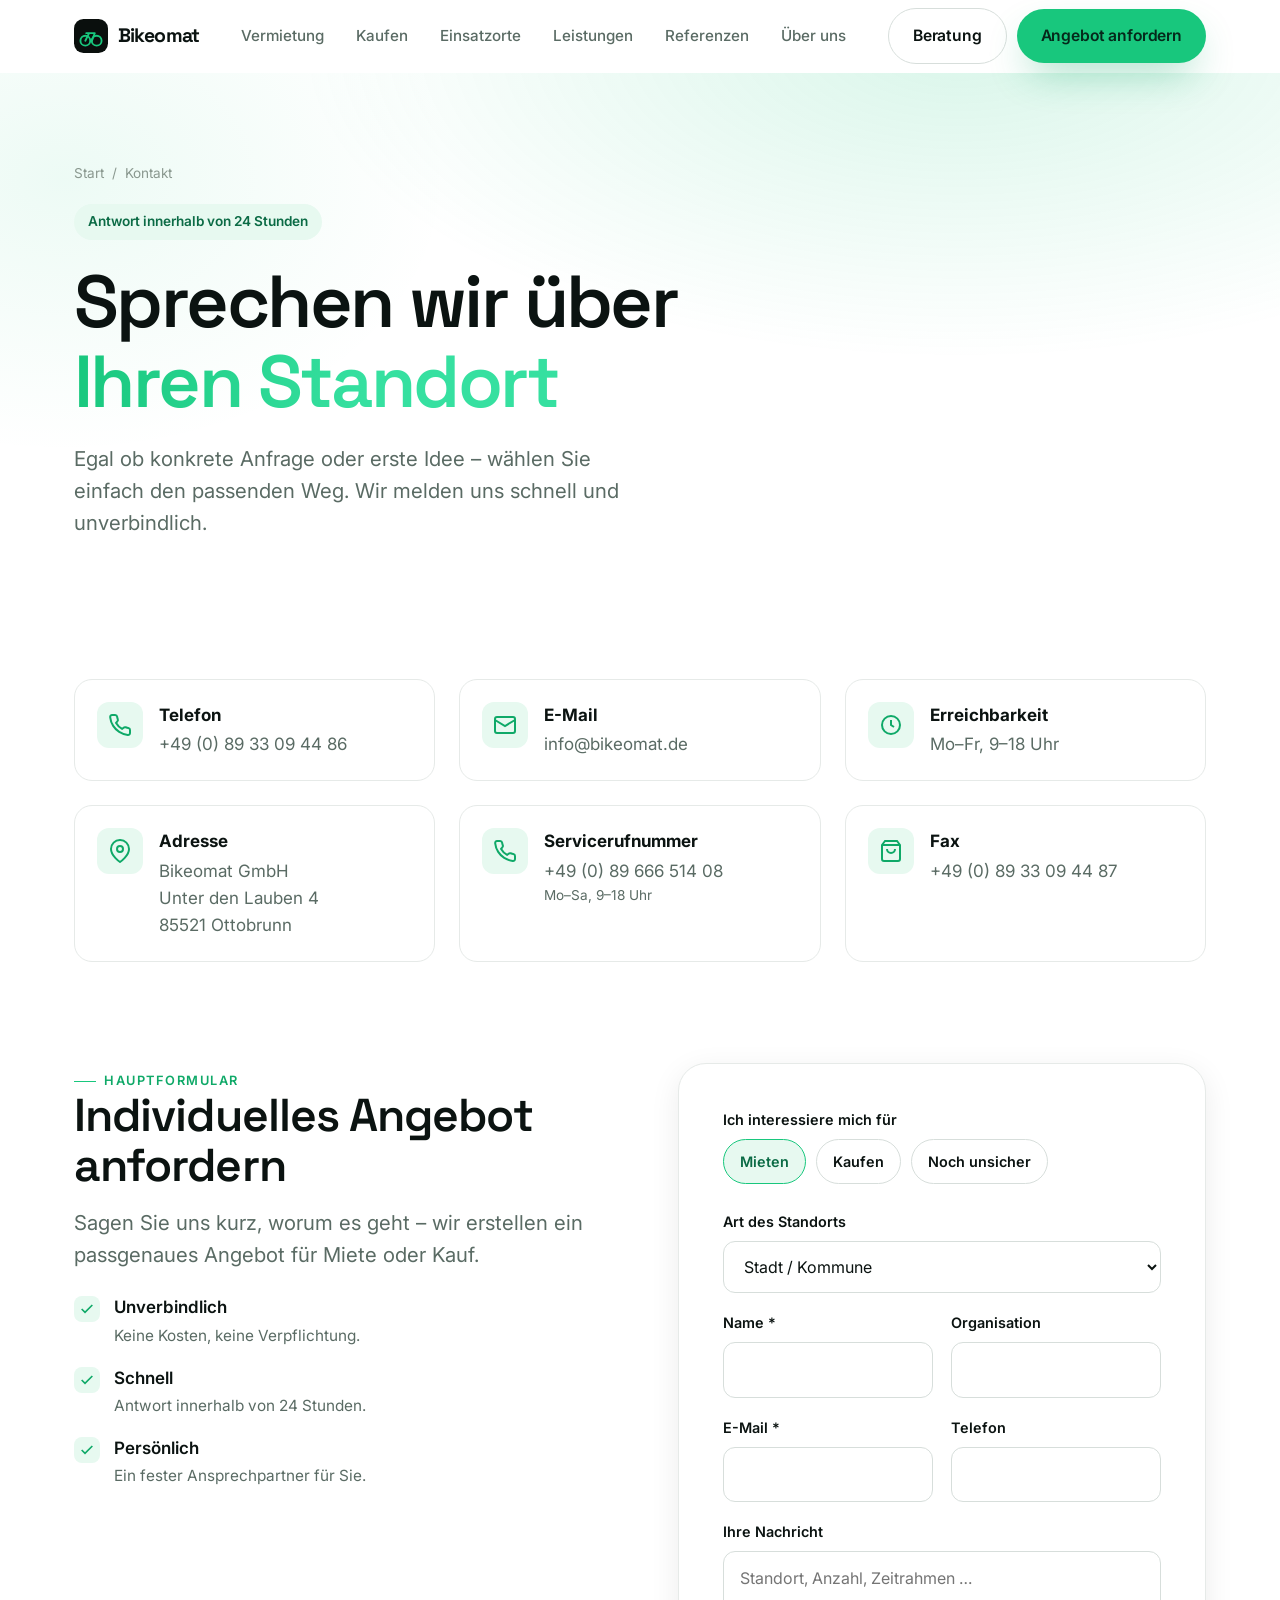
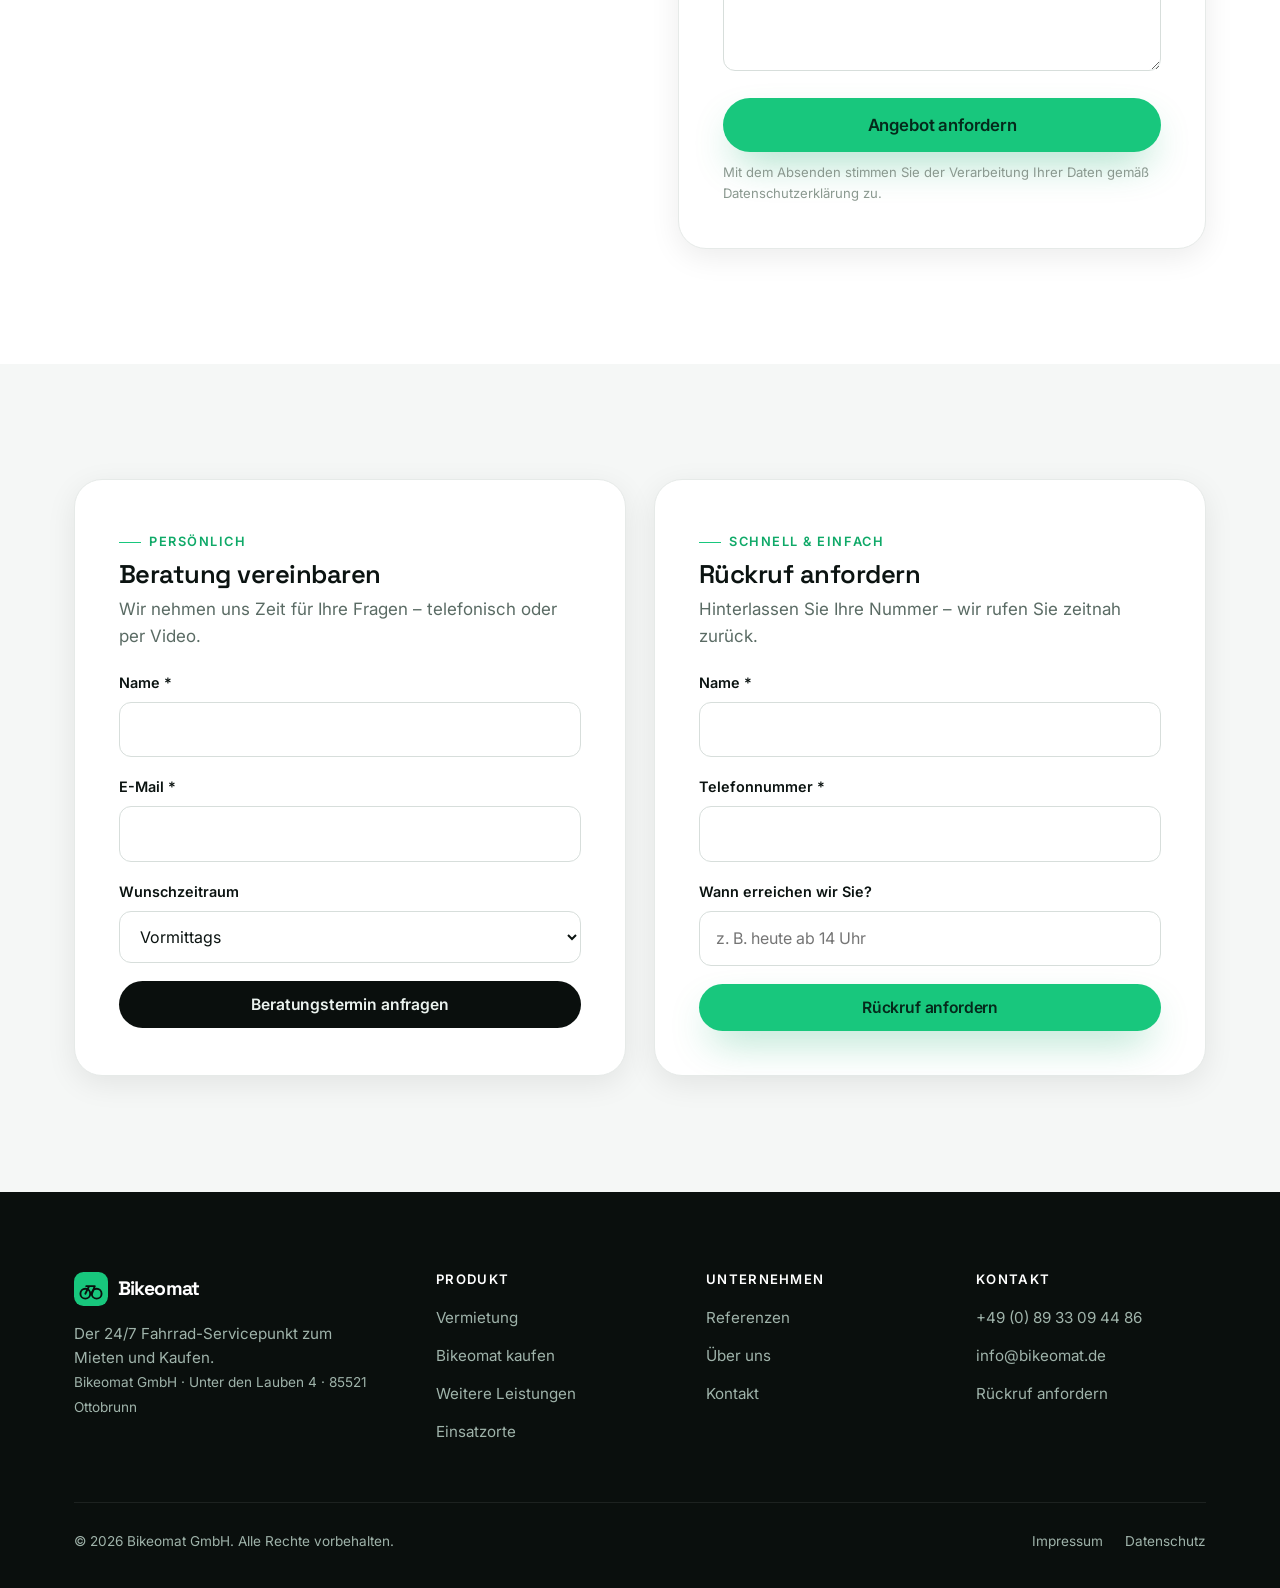
<file: kontakt.html>
<!DOCTYPE html>
<html lang="de">
<head>
<meta charset="UTF-8">
<meta name="viewport" content="width=device-width, initial-scale=1">
<title>Kontakt – Angebot anfordern, Beratung & Rückruf | Bikeomat</title>
<meta name="description" content="Kontakt zu Bikeomat: Fordern Sie ein individuelles Angebot an, vereinbaren Sie eine kostenlose Beratung oder lassen Sie sich zurückrufen. Wir melden uns innerhalb von 24 Stunden.">
<link rel="canonical" href="https://www.bikeomat.de/kontakt">
<meta name="theme-color" content="#0A0F0D">
<link rel="preconnect" href="https://fonts.googleapis.com"><link rel="preconnect" href="https://fonts.gstatic.com" crossorigin>
<link href="https://fonts.googleapis.com/css2?family=Inter:wght@400;500;600;700&family=Space+Grotesk:wght@500;600;700&display=swap" rel="stylesheet">
<link rel="stylesheet" href="assets/styles.css">
</head>
<body>

<header class="header">
  <div class="container header-inner">
    <a href="index.html" class="brand"><svg class="logo-mark" viewBox="0 0 36 36" fill="none"><rect width="36" height="36" rx="10" fill="#0A0F0D"/><circle cx="12" cy="23" r="5.2" stroke="#18C77D" stroke-width="2"/><circle cx="24" cy="23" r="5.2" stroke="#18C77D" stroke-width="2"/><path d="M12 23l4-8h6l-3 8M16 15h-3" stroke="#18C77D" stroke-width="2" stroke-linecap="round" stroke-linejoin="round"/></svg>Bikeomat</a>
    <nav class="nav"><a href="vermietung.html">Vermietung</a><a href="kaufen.html">Kaufen</a><a href="einsatzorte.html">Einsatzorte</a><a href="leistungen.html">Leistungen</a><a href="referenzen.html">Referenzen</a><a href="ueber-uns.html">Über uns</a></nav>
    <div class="header-cta"><a href="#beratung" class="btn btn-ghost">Beratung</a><a href="#angebot" class="btn btn-primary">Angebot anfordern</a><button class="menu-toggle" aria-label="Menü" aria-expanded="false"><svg viewBox="0 0 24 24" fill="none" stroke="currentColor" stroke-width="2" stroke-linecap="round"><path d="M3 6h18M3 12h18M3 18h18"/></svg></button></div>
  </div>
</header>
<div class="mobile-nav"><a href="vermietung.html">Vermietung</a><a href="kaufen.html">Kaufen</a><a href="einsatzorte.html">Einsatzorte</a><a href="leistungen.html">Leistungen</a><a href="referenzen.html">Referenzen</a><a href="ueber-uns.html">Über uns</a><a href="kontakt.html">Kontakt</a><div class="mobile-cta"><a href="#angebot" class="btn btn-primary btn-block">Angebot anfordern</a><a href="#beratung" class="btn btn-ghost btn-block">Beratung</a></div></div>

<section class="page-hero hero">
  <div class="hero-bg"></div>
  <div class="container">
    <div class="breadcrumb"><a href="index.html">Start</a> / <span>Kontakt</span></div>
    <div style="max-width:760px">
      <span class="pill" style="margin-bottom:22px">Antwort innerhalb von 24 Stunden</span>
      <h1 class="h-display">Sprechen wir über <span class="text-grad">Ihren Standort</span></h1>
      <p class="lead" style="margin-top:20px">Egal ob konkrete Anfrage oder erste Idee – wählen Sie einfach den passenden Weg. Wir melden uns schnell und unverbindlich.</p>
    </div>
  </div>
</section>

<!-- KONTAKT-WEGE -->
<section class="section-sm">
  <div class="container">
    <div class="grid cols-3 reveal">
      <div class="info-card"><div class="i-ico"><svg viewBox="0 0 24 24" fill="none" stroke="currentColor" stroke-width="2"><path d="M22 16.9v3a2 2 0 01-2.2 2 19.8 19.8 0 01-8.6-3 19.5 19.5 0 01-6-6 19.8 19.8 0 01-3-8.6A2 2 0 014.1 2h3a2 2 0 012 1.7c.1.9.4 1.8.7 2.6a2 2 0 01-.5 2.1L8.1 9.9a16 16 0 006 6l1.5-1.2a2 2 0 012.1-.4c.8.3 1.7.6 2.6.7a2 2 0 011.7 2z"/></svg></div><div><strong>Telefon</strong><a href="tel:+498933094486">+49 (0) 89 33 09 44 86</a></div></div>
      <div class="info-card"><div class="i-ico"><svg viewBox="0 0 24 24" fill="none" stroke="currentColor" stroke-width="2"><rect x="2" y="4" width="20" height="16" rx="2"/><path d="M2 7l10 6 10-6"/></svg></div><div><strong>E-Mail</strong><a href="mailto:info@bikeomat.de">info@bikeomat.de</a></div></div>
      <div class="info-card"><div class="i-ico"><svg viewBox="0 0 24 24" fill="none" stroke="currentColor" stroke-width="2"><circle cx="12" cy="12" r="9"/><path d="M12 7v5l3 2"/></svg></div><div><strong>Erreichbarkeit</strong><p>Mo–Fr, 9–18 Uhr</p></div></div>
    </div>
    <div class="grid cols-3 reveal" style="margin-top:24px">
      <div class="info-card"><div class="i-ico"><svg viewBox="0 0 24 24" fill="none" stroke="currentColor" stroke-width="2"><path d="M21 10c0 7-9 13-9 13s-9-6-9-13a9 9 0 1118 0z"/><circle cx="12" cy="10" r="3"/></svg></div><div><strong>Adresse</strong><p>Bikeomat GmbH<br>Unter den Lauben 4<br>85521 Ottobrunn</p></div></div>
      <div class="info-card"><div class="i-ico"><svg viewBox="0 0 24 24" fill="none" stroke="currentColor" stroke-width="2"><path d="M22 16.9v3a2 2 0 01-2.2 2 19.8 19.8 0 01-8.6-3 19.5 19.5 0 01-6-6 19.8 19.8 0 01-3-8.6A2 2 0 014.1 2h3a2 2 0 012 1.7c.1.9.4 1.8.7 2.6a2 2 0 01-.5 2.1L8.1 9.9a16 16 0 006 6l1.5-1.2a2 2 0 012.1-.4c.8.3 1.7.6 2.6.7a2 2 0 011.7 2z"/></svg></div><div><strong>Servicerufnummer</strong><a href="tel:+498966651408">+49 (0) 89 666 514 08</a><p style="color:var(--muted);font-size:.85rem">Mo–Sa, 9–18 Uhr</p></div></div>
      <div class="info-card"><div class="i-ico"><svg viewBox="0 0 24 24" fill="none" stroke="currentColor" stroke-width="2"><path d="M6 2L3 6v14a2 2 0 002 2h14a2 2 0 002-2V6l-3-4zM3 6h18M16 10a4 4 0 01-8 0"/></svg></div><div><strong>Fax</strong><p>+49 (0) 89 33 09 44 87</p></div></div>
    </div>
  </div>
</section>

<!-- ANGEBOT FORMULAR -->
<section class="section" id="angebot" style="padding-top:24px">
  <div class="container">
    <div class="split" style="align-items:start">
      <div class="reveal" style="position:sticky;top:100px">
        <span class="eyebrow">Hauptformular</span>
        <h2>Individuelles Angebot anfordern</h2>
        <p class="lead" style="margin-top:16px">Sagen Sie uns kurz, worum es geht – wir erstellen ein passgenaues Angebot für Miete oder Kauf.</p>
        <ul class="checklist" style="margin-top:24px">
          <li><span class="ck"><svg viewBox="0 0 24 24" fill="none" stroke="currentColor" stroke-width="2.5"><path d="M20 6L9 17l-5-5"/></svg></span><div><strong>Unverbindlich</strong><span>Keine Kosten, keine Verpflichtung.</span></div></li>
          <li><span class="ck"><svg viewBox="0 0 24 24" fill="none" stroke="currentColor" stroke-width="2.5"><path d="M20 6L9 17l-5-5"/></svg></span><div><strong>Schnell</strong><span>Antwort innerhalb von 24 Stunden.</span></div></li>
          <li><span class="ck"><svg viewBox="0 0 24 24" fill="none" stroke="currentColor" stroke-width="2.5"><path d="M20 6L9 17l-5-5"/></svg></span><div><strong>Persönlich</strong><span>Ein fester Ansprechpartner für Sie.</span></div></li>
        </ul>
      </div>
      <div class="form-card reveal" data-d="1">
        <form action="https://formsubmit.co/ajax/bikeogroup@gmail.com" method="POST">
          <input type="hidden" name="_subject" value="Neue Angebotsanfrage über bikeomat.de">
          <input type="hidden" name="_template" value="table">
          <input type="hidden" name="_captcha" value="false">
          <div class="field"><label>Ich interessiere mich für</label>
            <div class="chips">
              <label class="chip"><input type="radio" name="Interesse" value="Mieten" checked> Mieten</label>
              <label class="chip"><input type="radio" name="Interesse" value="Kaufen"> Kaufen</label>
              <label class="chip"><input type="radio" name="Interesse" value="Noch unsicher"> Noch unsicher</label>
            </div>
          </div>
          <div class="field"><label for="ziel">Art des Standorts</label>
            <select id="ziel" name="Standort-Art"><option>Stadt / Kommune</option><option>Hotel</option><option>Campingplatz</option><option>Unternehmen</option><option>Wohnanlage</option><option>Bahnhof</option><option>Universität</option><option>Freizeitpark</option><option>Sonstiges</option></select>
          </div>
          <div class="field-row">
            <div class="field"><label for="name">Name *</label><input id="name" name="Name" required></div>
            <div class="field"><label for="org">Organisation</label><input id="org" name="Organisation"></div>
          </div>
          <div class="field-row">
            <div class="field"><label for="mail">E-Mail *</label><input id="mail" name="E-Mail" type="email" required></div>
            <div class="field"><label for="tel">Telefon</label><input id="tel" name="Telefon" type="tel"></div>
          </div>
          <div class="field"><label for="msg">Ihre Nachricht</label><textarea id="msg" name="Nachricht" placeholder="Standort, Anzahl, Zeitrahmen …"></textarea></div>
          <div class="form-actions"><button type="submit" class="btn btn-primary btn-lg btn-block">Angebot anfordern</button>
            <p class="form-note">Mit dem Absenden stimmen Sie der Verarbeitung Ihrer Daten gemäß Datenschutzerklärung zu.</p></div>
          <div class="form-success" style="display:none;text-align:center;padding:20px 0">
            <div style="width:64px;height:64px;border-radius:50%;background:var(--green-soft);color:var(--green-strong);display:grid;place-items:center;margin:0 auto 16px"><svg viewBox="0 0 24 24" fill="none" stroke="currentColor" stroke-width="2.5" width="32" height="32"><path d="M20 6L9 17l-5-5"/></svg></div>
            <h3>Vielen Dank!</h3><p style="color:var(--muted)">Ihre Anfrage ist eingegangen. Wir melden uns innerhalb von 24 Stunden bei Ihnen.</p>
          </div>
        </form>
      </div>
    </div>
  </div>
</section>

<!-- BERATUNG + RÜCKRUF -->
<section class="section bg-mist">
  <div class="container">
    <div class="grid cols-2" style="gap:28px">
      <div class="form-card reveal" id="beratung">
        <span class="eyebrow">Persönlich</span>
        <h3 style="margin:8px 0 8px;font-size:1.6rem">Beratung vereinbaren</h3>
        <p style="color:var(--muted);margin-bottom:20px">Wir nehmen uns Zeit für Ihre Fragen – telefonisch oder per Video.</p>
        <form action="https://formsubmit.co/ajax/bikeogroup@gmail.com" method="POST">
          <input type="hidden" name="_subject" value="Beratungsanfrage über bikeomat.de">
          <input type="hidden" name="_template" value="table">
          <input type="hidden" name="_captcha" value="false">
          <div class="field"><label for="b-name">Name *</label><input id="b-name" name="Name" required></div>
          <div class="field"><label for="b-mail">E-Mail *</label><input id="b-mail" name="E-Mail" type="email" required></div>
          <div class="field"><label for="b-time">Wunschzeitraum</label><select id="b-time" name="Wunschzeitraum"><option>Vormittags</option><option>Nachmittags</option><option>Flexibel</option></select></div>
          <div class="form-actions"><button type="submit" class="btn btn-dark btn-block">Beratungstermin anfragen</button></div>
          <div class="form-success" style="display:none;padding:16px 0"><h3 style="font-size:1.3rem">Termin angefragt ✓</h3><p style="color:var(--muted)">Wir schlagen Ihnen passende Zeiten vor.</p></div>
        </form>
      </div>
      <div class="form-card reveal" id="rueckruf" data-d="1">
        <span class="eyebrow">Schnell & einfach</span>
        <h3 style="margin:8px 0 8px;font-size:1.6rem">Rückruf anfordern</h3>
        <p style="color:var(--muted);margin-bottom:20px">Hinterlassen Sie Ihre Nummer – wir rufen Sie zeitnah zurück.</p>
        <form action="https://formsubmit.co/ajax/bikeogroup@gmail.com" method="POST">
          <input type="hidden" name="_subject" value="Rückrufwunsch über bikeomat.de">
          <input type="hidden" name="_template" value="table">
          <input type="hidden" name="_captcha" value="false">
          <div class="field"><label for="r-name">Name *</label><input id="r-name" name="Name" required></div>
          <div class="field"><label for="r-tel">Telefonnummer *</label><input id="r-tel" name="Telefonnummer" type="tel" required></div>
          <div class="field"><label for="r-when">Wann erreichen wir Sie?</label><input id="r-when" name="Erreichbarkeit" placeholder="z. B. heute ab 14 Uhr"></div>
          <div class="form-actions"><button type="submit" class="btn btn-primary btn-block">Rückruf anfordern</button></div>
          <div class="form-success" style="display:none;padding:16px 0"><h3 style="font-size:1.3rem">Rückruf notiert ✓</h3><p style="color:var(--muted)">Wir melden uns telefonisch bei Ihnen.</p></div>
        </form>
      </div>
    </div>
  </div>
</section>

<footer class="footer"><div class="container">
  <div class="footer-top">
    <div><a href="index.html" class="brand"><svg class="logo-mark" viewBox="0 0 36 36" fill="none"><rect width="36" height="36" rx="10" fill="#18C77D"/><circle cx="12" cy="23" r="5.2" stroke="#0A0F0D" stroke-width="2"/><circle cx="24" cy="23" r="5.2" stroke="#0A0F0D" stroke-width="2"/><path d="M12 23l4-8h6l-3 8M16 15h-3" stroke="#0A0F0D" stroke-width="2" stroke-linecap="round" stroke-linejoin="round"/></svg>Bikeomat</a><p class="footer-about">Der 24/7 Fahrrad-Servicepunkt zum Mieten und Kaufen.<br><span style="font-size:.85rem">Bikeomat GmbH · Unter den Lauben 4 · 85521 Ottobrunn</span></p></div>
    <div><h4>Produkt</h4><ul><li><a href="vermietung.html">Vermietung</a></li><li><a href="kaufen.html">Bikeomat kaufen</a></li><li><a href="leistungen.html">Weitere Leistungen</a></li><li><a href="einsatzorte.html">Einsatzorte</a></li></ul></div>
    <div><h4>Unternehmen</h4><ul><li><a href="referenzen.html">Referenzen</a></li><li><a href="ueber-uns.html">Über uns</a></li><li><a href="kontakt.html">Kontakt</a></li></ul></div>
    <div><h4>Kontakt</h4><ul><li><a href="tel:+498933094486">+49 (0) 89 33 09 44 86</a></li><li><a href="mailto:info@bikeomat.de">info@bikeomat.de</a></li><li><a href="#rueckruf">Rückruf anfordern</a></li></ul></div>
  </div>
  <div class="footer-bottom"><span>© <span data-year>2026</span> Bikeomat GmbH. Alle Rechte vorbehalten.</span><div class="fb-links"><a href="impressum.html">Impressum</a><a href="datenschutz.html">Datenschutz</a></div></div>
</div></footer>
<div class="sticky-cta"><a href="#beratung" class="btn btn-ghost">Beratung</a><a href="#angebot" class="btn btn-primary">Angebot anfordern</a></div>
<script src="assets/main.js"></script>
</body>
</html>
</file>
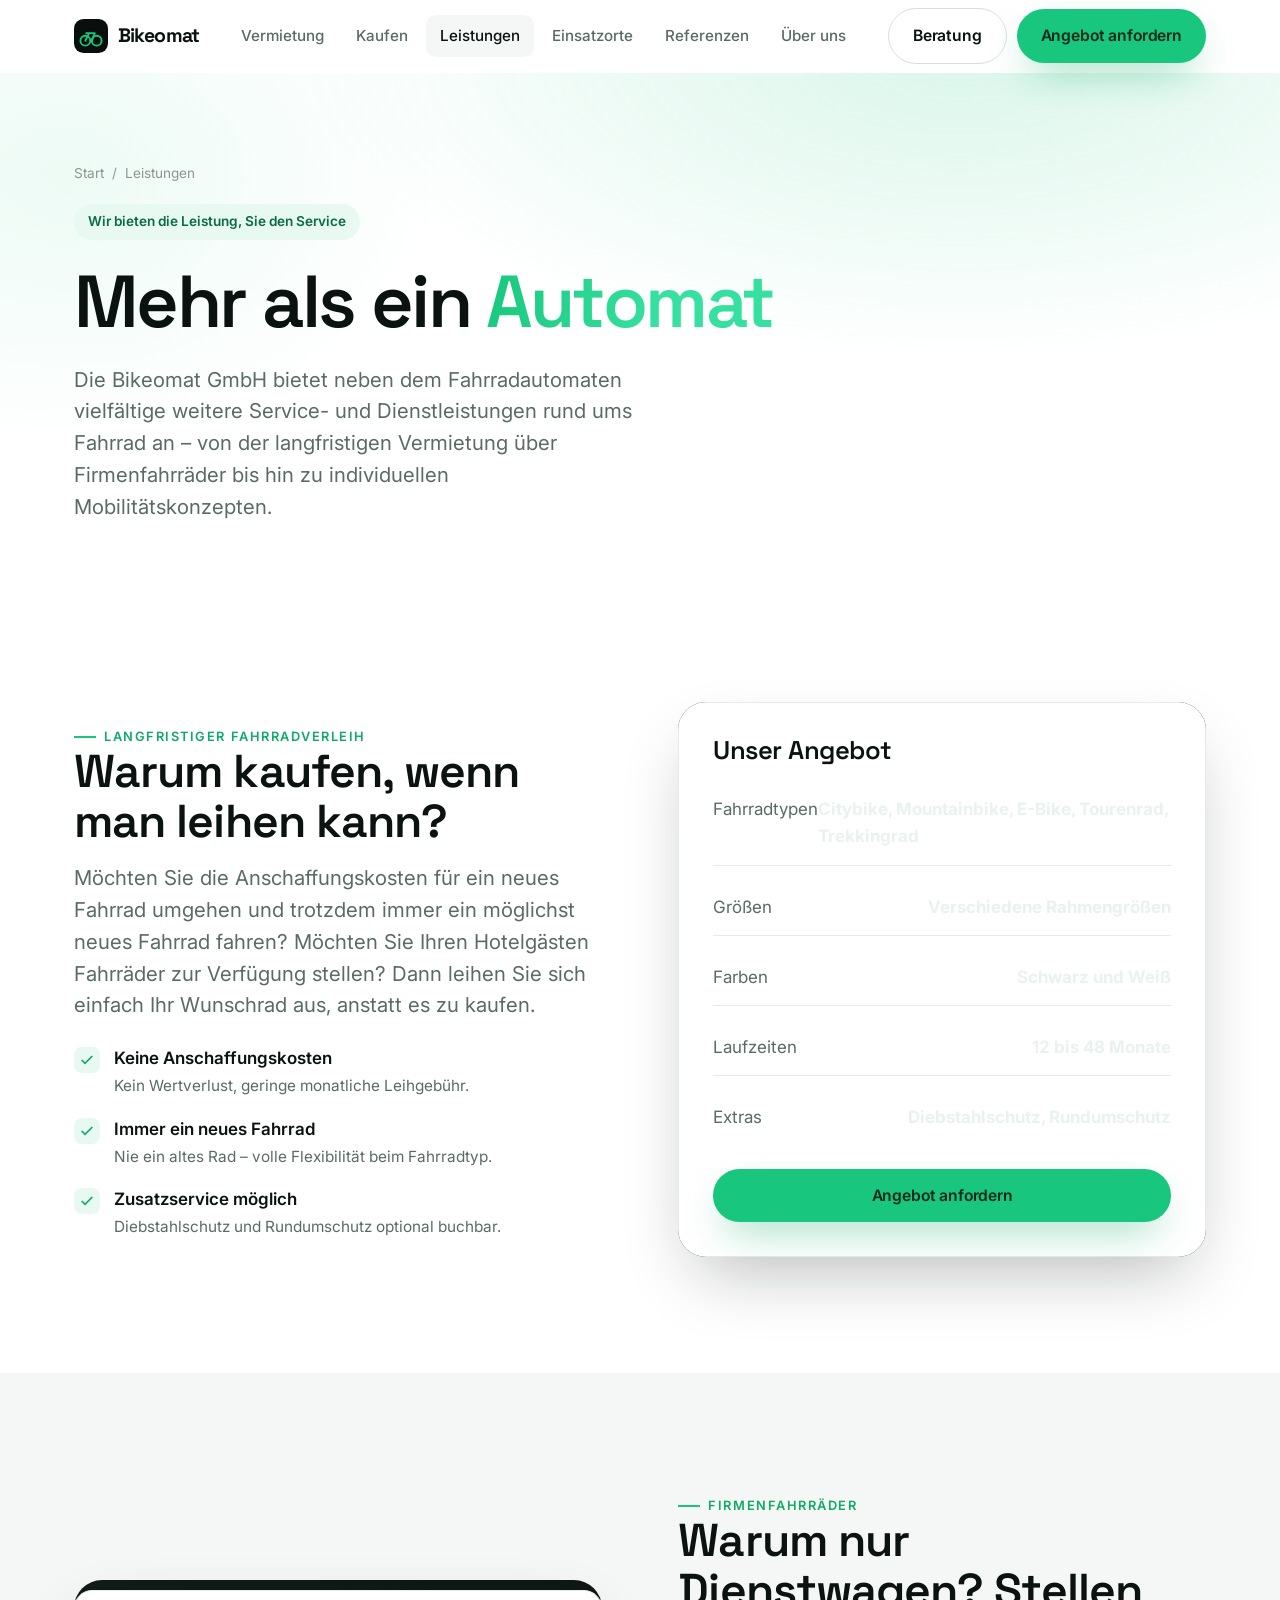
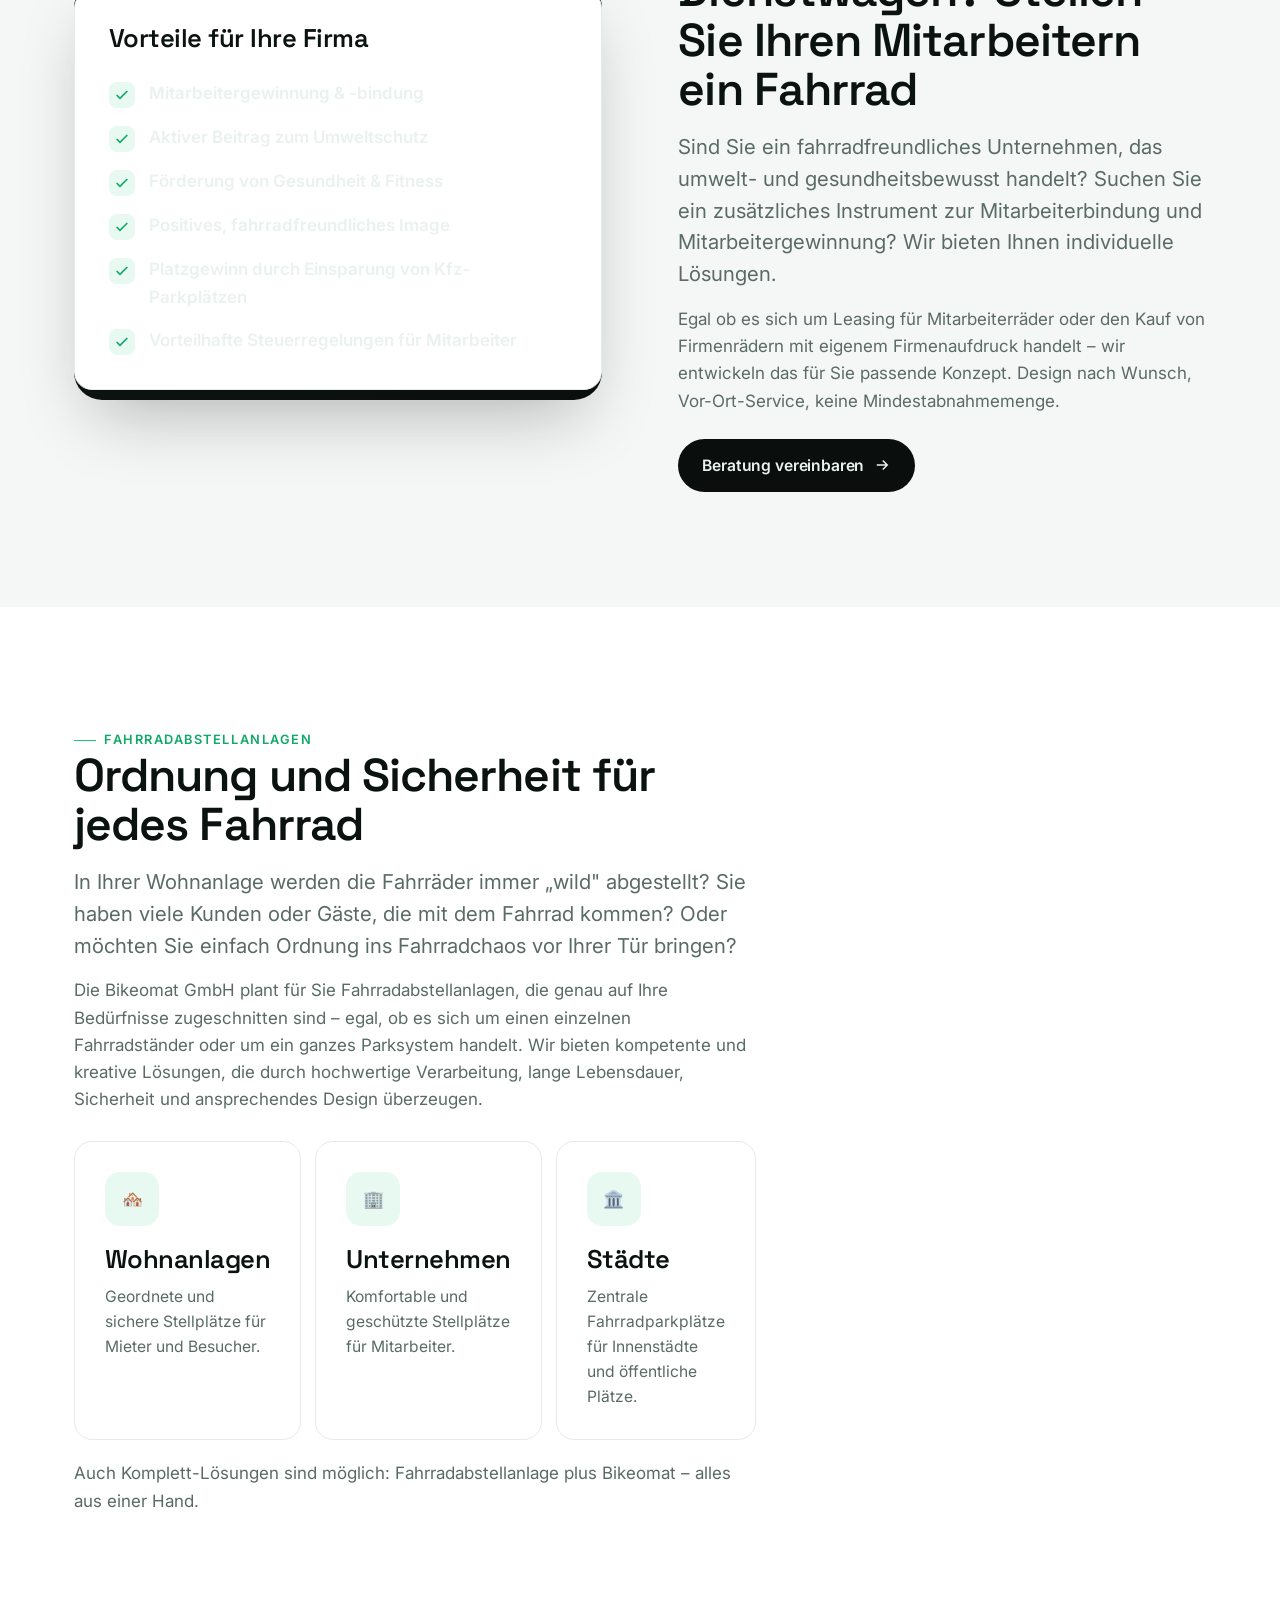
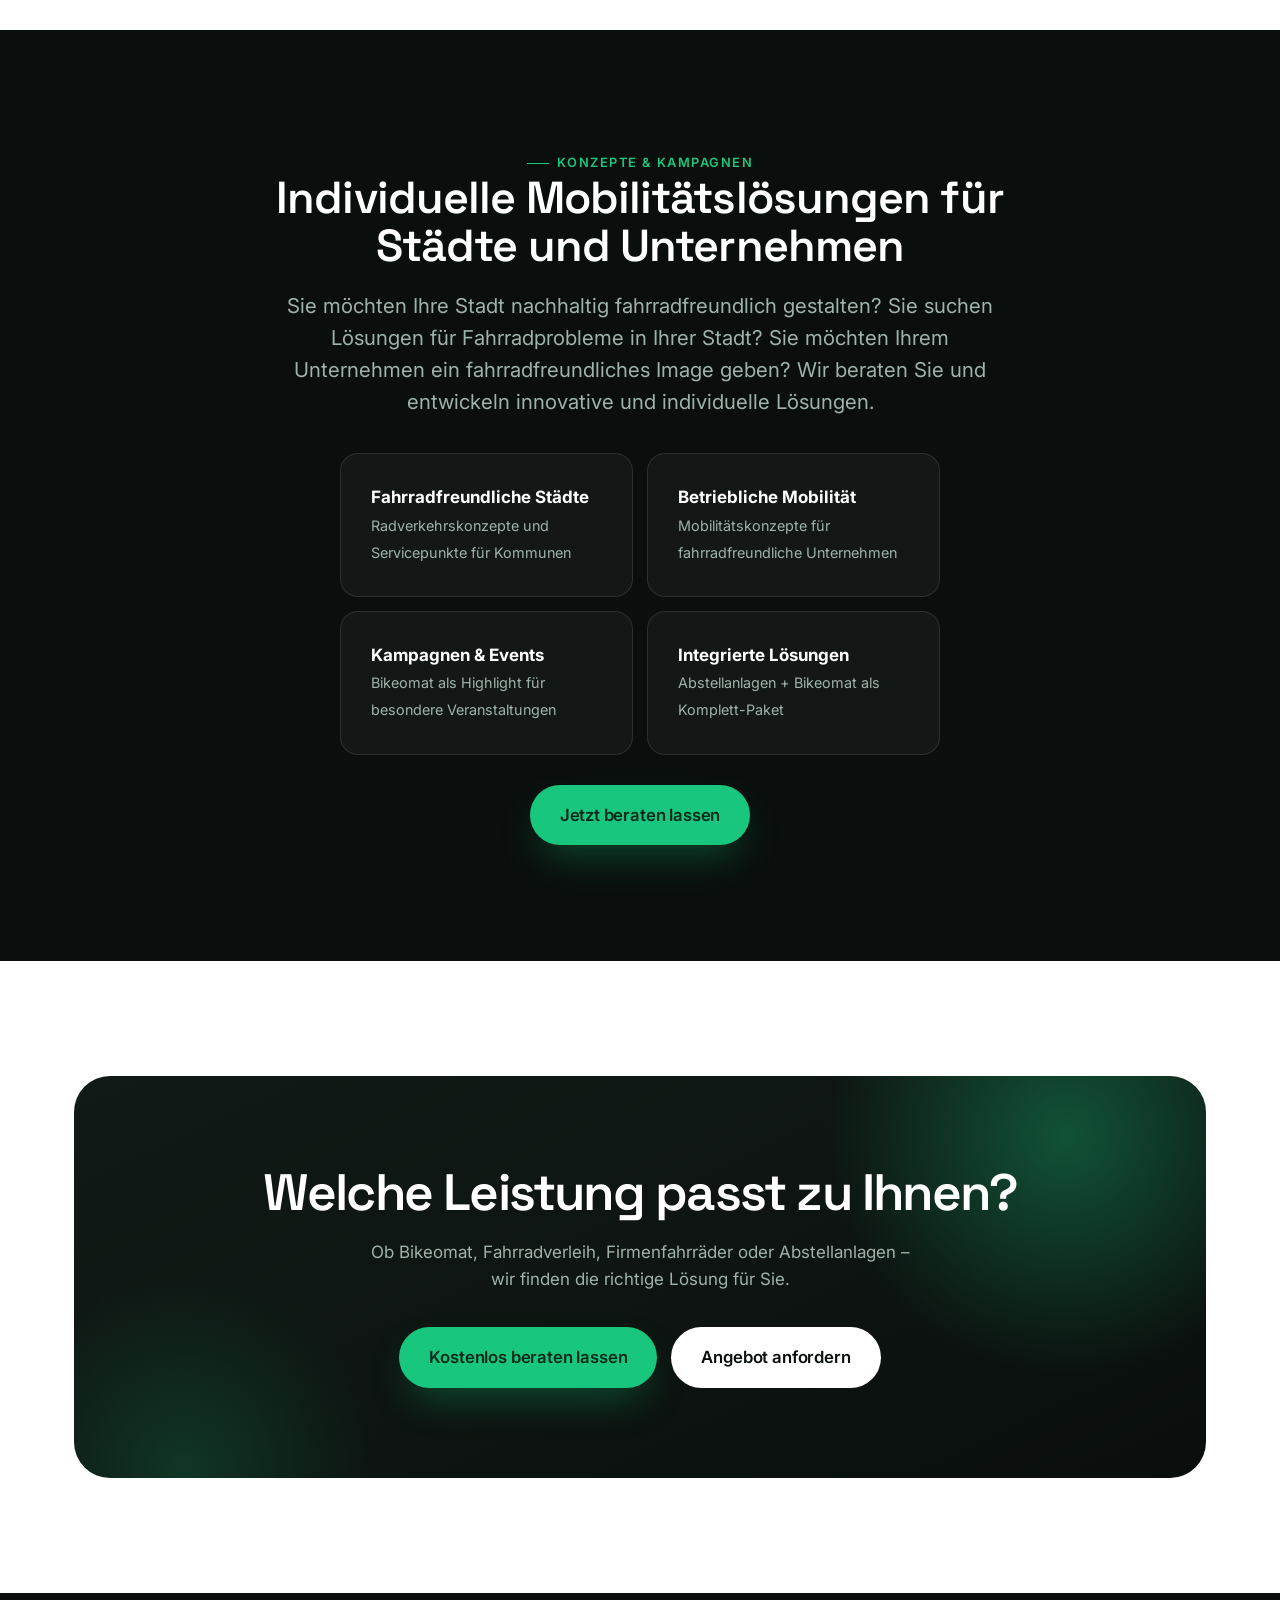
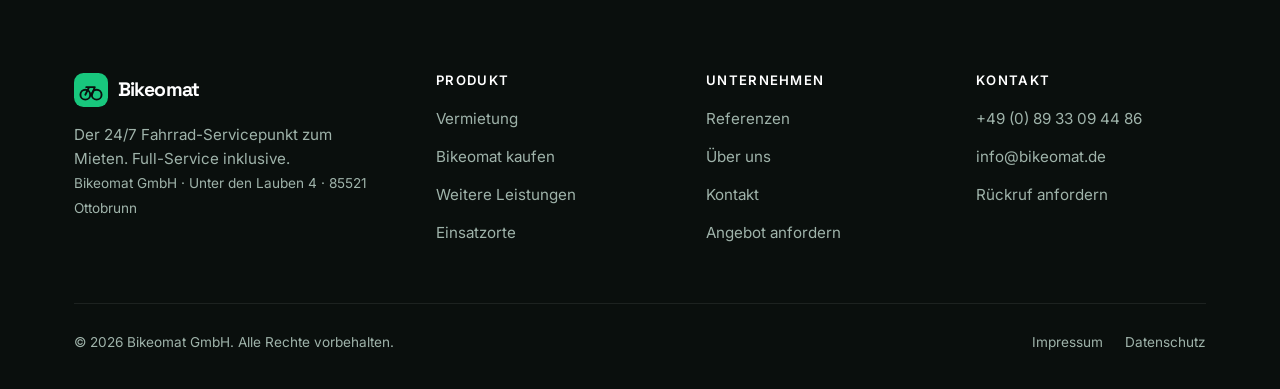
<file: leistungen.html>
<!DOCTYPE html>
<html lang="de">
<head>
<meta charset="UTF-8">
<meta name="viewport" content="width=device-width, initial-scale=1">
<title>Leistungen – Fahrradverleih, Firmenfahrräder, Abstellanlagen & Konzepte | Bikeomat</title>
<meta name="description" content="Die Bikeomat GmbH bietet neben dem Fahrradautomaten weitere Dienstleistungen: Langfristiger Fahrradverleih, Firmenfahrräder, Fahrradabstellanlagen und individuelle Mobilitätskonzepte für Städte und Unternehmen.">
<meta name="keywords" content="Fahrradverleih, Firmenfahrräder, Fahrradabstellanlagen, Mobilitätskonzept, Dienstrad, Fahrrad Leasing, Bikeomat Leistungen">
<link rel="canonical" href="https://www.bikeomat.de/leistungen">
<meta name="theme-color" content="#0A0F0D">
<link rel="preconnect" href="https://fonts.googleapis.com"><link rel="preconnect" href="https://fonts.gstatic.com" crossorigin>
<link href="https://fonts.googleapis.com/css2?family=Inter:wght@400;500;600;700&family=Space+Grotesk:wght@500;600;700&display=swap" rel="stylesheet">
<link rel="stylesheet" href="assets/styles.css">
</head>
<body>

<header class="header">
  <div class="container header-inner">
    <a href="index.html" class="brand"><svg class="logo-mark" viewBox="0 0 36 36" fill="none"><rect width="36" height="36" rx="10" fill="#0A0F0D"/><circle cx="12" cy="23" r="5.2" stroke="#18C77D" stroke-width="2"/><circle cx="24" cy="23" r="5.2" stroke="#18C77D" stroke-width="2"/><path d="M12 23l4-8h6l-3 8M16 15h-3" stroke="#18C77D" stroke-width="2" stroke-linecap="round" stroke-linejoin="round"/></svg>Bikeomat</a>
    <nav class="nav"><a href="vermietung.html">Vermietung</a><a href="kaufen.html">Kaufen</a><a href="leistungen.html" class="active">Leistungen</a><a href="einsatzorte.html">Einsatzorte</a><a href="referenzen.html">Referenzen</a><a href="ueber-uns.html">Über uns</a></nav>
    <div class="header-cta"><a href="kontakt.html" class="btn btn-ghost">Beratung</a><a href="kontakt.html#angebot" class="btn btn-primary">Angebot anfordern</a><button class="menu-toggle" aria-label="Menü" aria-expanded="false"><svg viewBox="0 0 24 24" fill="none" stroke="currentColor" stroke-width="2" stroke-linecap="round"><path d="M3 6h18M3 12h18M3 18h18"/></svg></button></div>
  </div>
</header>
<div class="mobile-nav"><a href="vermietung.html">Vermietung</a><a href="kaufen.html">Kaufen</a><a href="leistungen.html">Leistungen</a><a href="einsatzorte.html">Einsatzorte</a><a href="referenzen.html">Referenzen</a><a href="ueber-uns.html">Über uns</a><a href="kontakt.html">Kontakt</a><div class="mobile-cta"><a href="kontakt.html#angebot" class="btn btn-primary btn-block">Angebot anfordern</a><a href="kontakt.html" class="btn btn-ghost btn-block">Beratung</a></div></div>

<section class="page-hero hero">
  <div class="hero-bg"></div>
  <div class="container">
    <div class="breadcrumb"><a href="index.html">Start</a> / <span>Leistungen</span></div>
    <div style="max-width:760px">
      <span class="pill" style="margin-bottom:22px">Wir bieten die Leistung, Sie den Service</span>
      <h1 class="h-display">Mehr als ein <span class="text-grad">Automat</span></h1>
      <p class="lead" style="margin-top:20px">Die Bikeomat GmbH bietet neben dem Fahrradautomaten vielfältige weitere Service- und Dienstleistungen rund ums Fahrrad an – von der langfristigen Vermietung über Firmenfahrräder bis hin zu individuellen Mobilitätskonzepten.</p>
    </div>
  </div>
</section>

<!-- FAHRRADVERLEIH -->
<section class="section">
  <div class="container split">
    <div class="reveal">
      <span class="eyebrow">Langfristiger Fahrradverleih</span>
      <h2>Warum kaufen, wenn man leihen kann?</h2>
      <p class="lead" style="margin-top:16px">Möchten Sie die Anschaffungskosten für ein neues Fahrrad umgehen und trotzdem immer ein möglichst neues Fahrrad fahren? Möchten Sie Ihren Hotelgästen Fahrräder zur Verfügung stellen? Dann leihen Sie sich einfach Ihr Wunschrad aus, anstatt es zu kaufen.</p>
      <ul class="checklist" style="margin-top:24px">
        <li><span class="ck"><svg viewBox="0 0 24 24" fill="none" stroke="currentColor" stroke-width="2.5"><path d="M20 6L9 17l-5-5"/></svg></span><div><strong>Keine Anschaffungskosten</strong><span>Kein Wertverlust, geringe monatliche Leihgebühr.</span></div></li>
        <li><span class="ck"><svg viewBox="0 0 24 24" fill="none" stroke="currentColor" stroke-width="2.5"><path d="M20 6L9 17l-5-5"/></svg></span><div><strong>Immer ein neues Fahrrad</strong><span>Nie ein altes Rad – volle Flexibilität beim Fahrradtyp.</span></div></li>
        <li><span class="ck"><svg viewBox="0 0 24 24" fill="none" stroke="currentColor" stroke-width="2.5"><path d="M20 6L9 17l-5-5"/></svg></span><div><strong>Zusatzservice möglich</strong><span>Diebstahlschutz und Rundumschutz optional buchbar.</span></div></li>
      </ul>
    </div>
    <div class="split-media reveal" data-d="1">
      <div class="card" style="padding:34px">
        <h3 style="margin-bottom:18px">Unser Angebot</h3>
        <div class="grid" style="gap:14px">
          <div style="display:flex;justify-content:space-between;padding:14px 0;border-bottom:1px solid var(--line)"><span style="color:var(--muted)">Fahrradtypen</span><strong>Citybike, Mountainbike, E-Bike, Tourenrad, Trekkingrad</strong></div>
          <div style="display:flex;justify-content:space-between;padding:14px 0;border-bottom:1px solid var(--line)"><span style="color:var(--muted)">Größen</span><strong>Verschiedene Rahmengrößen</strong></div>
          <div style="display:flex;justify-content:space-between;padding:14px 0;border-bottom:1px solid var(--line)"><span style="color:var(--muted)">Farben</span><strong>Schwarz und Weiß</strong></div>
          <div style="display:flex;justify-content:space-between;padding:14px 0;border-bottom:1px solid var(--line)"><span style="color:var(--muted)">Laufzeiten</span><strong>12 bis 48 Monate</strong></div>
          <div style="display:flex;justify-content:space-between;padding:14px 0"><span style="color:var(--muted)">Extras</span><strong>Diebstahlschutz, Rundumschutz</strong></div>
        </div>
        <a href="kontakt.html#angebot" class="btn btn-primary btn-block" style="margin-top:24px">Angebot anfordern</a>
      </div>
    </div>
  </div>
</section>

<!-- FIRMENFAHRRÄDER -->
<section class="section bg-mist">
  <div class="container split">
    <div class="split-media reveal">
      <div class="card" style="padding:34px">
        <h3 style="margin-bottom:18px">Vorteile für Ihre Firma</h3>
        <ul class="checklist">
          <li><span class="ck"><svg viewBox="0 0 24 24" fill="none" stroke="currentColor" stroke-width="2.5"><path d="M20 6L9 17l-5-5"/></svg></span><div><strong>Mitarbeitergewinnung & -bindung</strong></div></li>
          <li><span class="ck"><svg viewBox="0 0 24 24" fill="none" stroke="currentColor" stroke-width="2.5"><path d="M20 6L9 17l-5-5"/></svg></span><div><strong>Aktiver Beitrag zum Umweltschutz</strong></div></li>
          <li><span class="ck"><svg viewBox="0 0 24 24" fill="none" stroke="currentColor" stroke-width="2.5"><path d="M20 6L9 17l-5-5"/></svg></span><div><strong>Förderung von Gesundheit & Fitness</strong></div></li>
          <li><span class="ck"><svg viewBox="0 0 24 24" fill="none" stroke="currentColor" stroke-width="2.5"><path d="M20 6L9 17l-5-5"/></svg></span><div><strong>Positives, fahrradfreundliches Image</strong></div></li>
          <li><span class="ck"><svg viewBox="0 0 24 24" fill="none" stroke="currentColor" stroke-width="2.5"><path d="M20 6L9 17l-5-5"/></svg></span><div><strong>Platzgewinn durch Einsparung von Kfz-Parkplätzen</strong></div></li>
          <li><span class="ck"><svg viewBox="0 0 24 24" fill="none" stroke="currentColor" stroke-width="2.5"><path d="M20 6L9 17l-5-5"/></svg></span><div><strong>Vorteilhafte Steuerregelungen für Mitarbeiter</strong></div></li>
        </ul>
      </div>
    </div>
    <div class="reveal" data-d="1">
      <span class="eyebrow">Firmenfahrräder</span>
      <h2>Warum nur Dienstwagen? Stellen Sie Ihren Mitarbeitern ein Fahrrad</h2>
      <p class="lead" style="margin-top:16px">Sind Sie ein fahrradfreundliches Unternehmen, das umwelt- und gesundheitsbewusst handelt? Suchen Sie ein zusätzliches Instrument zur Mitarbeiterbindung und Mitarbeitergewinnung? Wir bieten Ihnen individuelle Lösungen.</p>
      <p style="margin-top:16px;color:var(--muted)">Egal ob es sich um Leasing für Mitarbeiterräder oder den Kauf von Firmenrädern mit eigenem Firmenaufdruck handelt – wir entwickeln das für Sie passende Konzept. Design nach Wunsch, Vor-Ort-Service, keine Mindestabnahmemenge.</p>
      <a href="kontakt.html" class="btn btn-dark" style="margin-top:24px">Beratung vereinbaren
        <svg viewBox="0 0 24 24" fill="none" stroke="currentColor" stroke-width="2"><path d="M5 12h14M13 6l6 6-6 6"/></svg></a>
    </div>
  </div>
</section>

<!-- FAHRRADABSTELLANLAGEN -->
<section class="section">
  <div class="container split">
    <div class="reveal">
      <span class="eyebrow">Fahrradabstellanlagen</span>
      <h2>Ordnung und Sicherheit für jedes Fahrrad</h2>
      <p class="lead" style="margin-top:16px">In Ihrer Wohnanlage werden die Fahrräder immer „wild" abgestellt? Sie haben viele Kunden oder Gäste, die mit dem Fahrrad kommen? Oder möchten Sie einfach Ordnung ins Fahrradchaos vor Ihrer Tür bringen?</p>
      <p style="margin-top:16px;color:var(--muted)">Die Bikeomat GmbH plant für Sie Fahrradabstellanlagen, die genau auf Ihre Bedürfnisse zugeschnitten sind – egal, ob es sich um einen einzelnen Fahrradständer oder um ein ganzes Parksystem handelt. Wir bieten kompetente und kreative Lösungen, die durch hochwertige Verarbeitung, lange Lebensdauer, Sicherheit und ansprechendes Design überzeugen.</p>
      <div class="grid cols-3" style="margin-top:28px;gap:14px">
        <div class="card feature"><div class="f-ico">🏘️</div><h3>Wohnanlagen</h3><p>Geordnete und sichere Stellplätze für Mieter und Besucher.</p></div>
        <div class="card feature"><div class="f-ico">🏢</div><h3>Unternehmen</h3><p>Komfortable und geschützte Stellplätze für Mitarbeiter.</p></div>
        <div class="card feature"><div class="f-ico">🏛️</div><h3>Städte</h3><p>Zentrale Fahrradparkplätze für Innenstädte und öffentliche Plätze.</p></div>
      </div>
      <p style="margin-top:20px;color:var(--muted)">Auch Komplett-Lösungen sind möglich: Fahrradabstellanlage plus Bikeomat – alles aus einer Hand.</p>
    </div>
  </div>
</section>

<!-- KONZEPTE & KAMPAGNEN -->
<section class="section bg-ink">
  <div class="container center reveal" style="max-width:780px">
    <span class="eyebrow" style="justify-content:center;color:var(--green)">Konzepte & Kampagnen</span>
    <h2 style="font-size:clamp(1.8rem,3.8vw,2.8rem)">Individuelle Mobilitätslösungen für Städte und Unternehmen</h2>
    <p class="lead" style="margin-top:20px">Sie möchten Ihre Stadt nachhaltig fahrradfreundlich gestalten? Sie suchen Lösungen für Fahrradprobleme in Ihrer Stadt? Sie möchten Ihrem Unternehmen ein fahrradfreundliches Image geben? Wir beraten Sie und entwickeln innovative und individuelle Lösungen.</p>
    <div class="grid cols-2" style="margin-top:36px;gap:14px;text-align:left;max-width:600px;margin-inline:auto">
      <div class="card" style="background:rgba(255,255,255,.04);border-color:rgba(255,255,255,.1)"><strong style="color:#fff;display:block">Fahrradfreundliche Städte</strong><span style="color:var(--on-dark-muted);font-size:.9rem">Radverkehrskonzepte und Servicepunkte für Kommunen</span></div>
      <div class="card" style="background:rgba(255,255,255,.04);border-color:rgba(255,255,255,.1)"><strong style="color:#fff;display:block">Betriebliche Mobilität</strong><span style="color:var(--on-dark-muted);font-size:.9rem">Mobilitätskonzepte für fahrradfreundliche Unternehmen</span></div>
      <div class="card" style="background:rgba(255,255,255,.04);border-color:rgba(255,255,255,.1)"><strong style="color:#fff;display:block">Kampagnen & Events</strong><span style="color:var(--on-dark-muted);font-size:.9rem">Bikeomat als Highlight für besondere Veranstaltungen</span></div>
      <div class="card" style="background:rgba(255,255,255,.04);border-color:rgba(255,255,255,.1)"><strong style="color:#fff;display:block">Integrierte Lösungen</strong><span style="color:var(--on-dark-muted);font-size:.9rem">Abstellanlagen + Bikeomat als Komplett-Paket</span></div>
    </div>
    <a href="kontakt.html" class="btn btn-primary btn-lg" style="margin-top:30px">Jetzt beraten lassen</a>
  </div>
</section>

<!-- CTA -->
<section class="section"><div class="container"><div class="cta-band reveal">
  <h2 class="h-display" style="font-size:clamp(2rem,4.5vw,3.2rem)">Welche Leistung passt zu Ihnen?</h2>
  <p>Ob Bikeomat, Fahrradverleih, Firmenfahrräder oder Abstellanlagen – wir finden die richtige Lösung für Sie.</p>
  <div class="hero-cta"><a href="kontakt.html" class="btn btn-primary btn-lg">Kostenlos beraten lassen</a><a href="kontakt.html#angebot" class="btn btn-light btn-lg">Angebot anfordern</a></div>
</div></div></section>

<footer class="footer"><div class="container">
  <div class="footer-top">
    <div><a href="index.html" class="brand"><svg class="logo-mark" viewBox="0 0 36 36" fill="none"><rect width="36" height="36" rx="10" fill="#18C77D"/><circle cx="12" cy="23" r="5.2" stroke="#0A0F0D" stroke-width="2"/><circle cx="24" cy="23" r="5.2" stroke="#0A0F0D" stroke-width="2"/><path d="M12 23l4-8h6l-3 8M16 15h-3" stroke="#0A0F0D" stroke-width="2" stroke-linecap="round" stroke-linejoin="round"/></svg>Bikeomat</a><p class="footer-about">Der 24/7 Fahrrad-Servicepunkt zum Mieten. Full-Service inklusive.<br><span style="font-size:.85rem">Bikeomat GmbH · Unter den Lauben 4 · 85521 Ottobrunn</span></p></div>
    <div><h4>Produkt</h4><ul><li><a href="vermietung.html">Vermietung</a></li><li><a href="kaufen.html">Bikeomat kaufen</a></li><li><a href="leistungen.html">Weitere Leistungen</a></li><li><a href="einsatzorte.html">Einsatzorte</a></li></ul></div>
    <div><h4>Unternehmen</h4><ul><li><a href="referenzen.html">Referenzen</a></li><li><a href="ueber-uns.html">Über uns</a></li><li><a href="kontakt.html">Kontakt</a></li><li><a href="kontakt.html#angebot">Angebot anfordern</a></li></ul></div>
    <div><h4>Kontakt</h4><ul><li><a href="tel:+498933094486">+49 (0) 89 33 09 44 86</a></li><li><a href="mailto:info@bikeomat.de">info@bikeomat.de</a></li><li><a href="kontakt.html#rueckruf">Rückruf anfordern</a></li></ul></div>
  </div>
  <div class="footer-bottom"><span>© <span data-year>2026</span> Bikeomat GmbH. Alle Rechte vorbehalten.</span><div class="fb-links"><a href="impressum.html">Impressum</a><a href="datenschutz.html">Datenschutz</a></div></div>
</div></footer>
<div class="sticky-cta"><a href="kontakt.html" class="btn btn-ghost">Beratung</a><a href="kontakt.html#angebot" class="btn btn-primary">Angebot anfordern</a></div>
<script src="assets/main.js"></script>
</body>
</html>
</file>
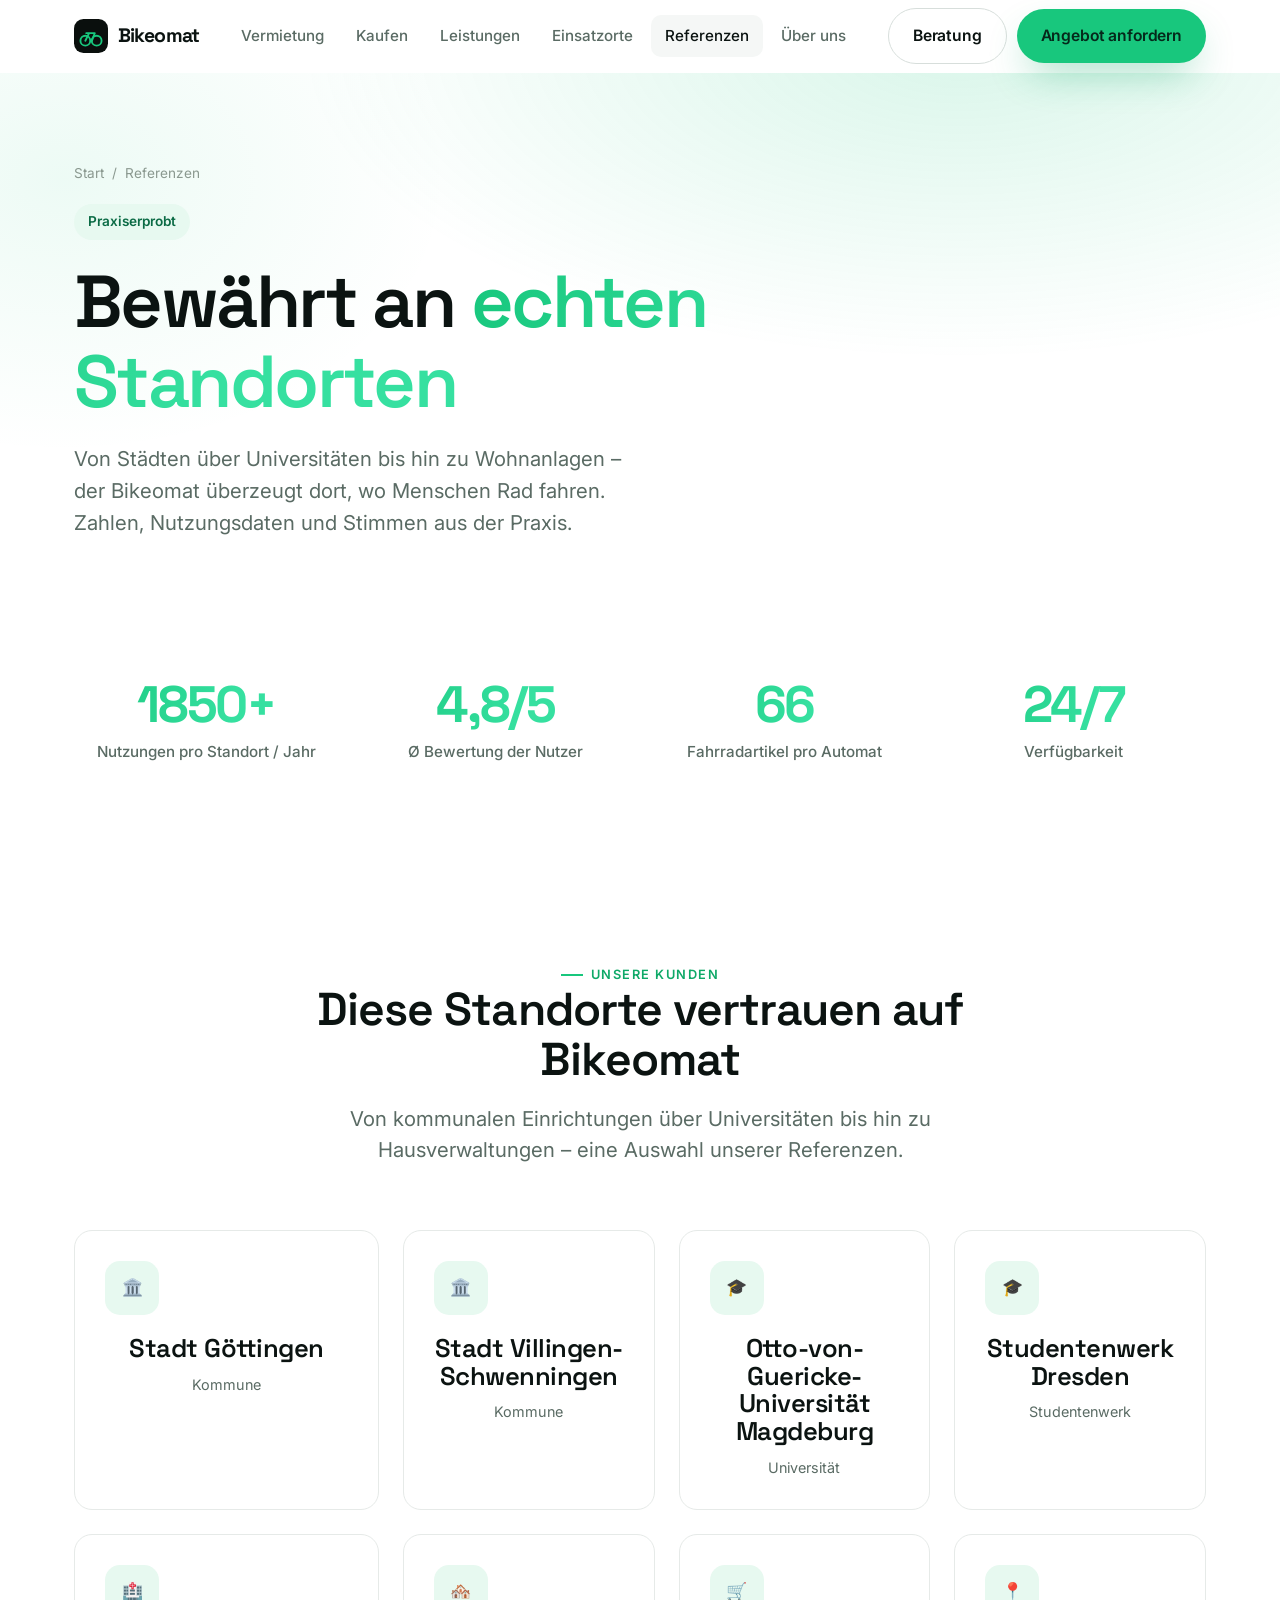
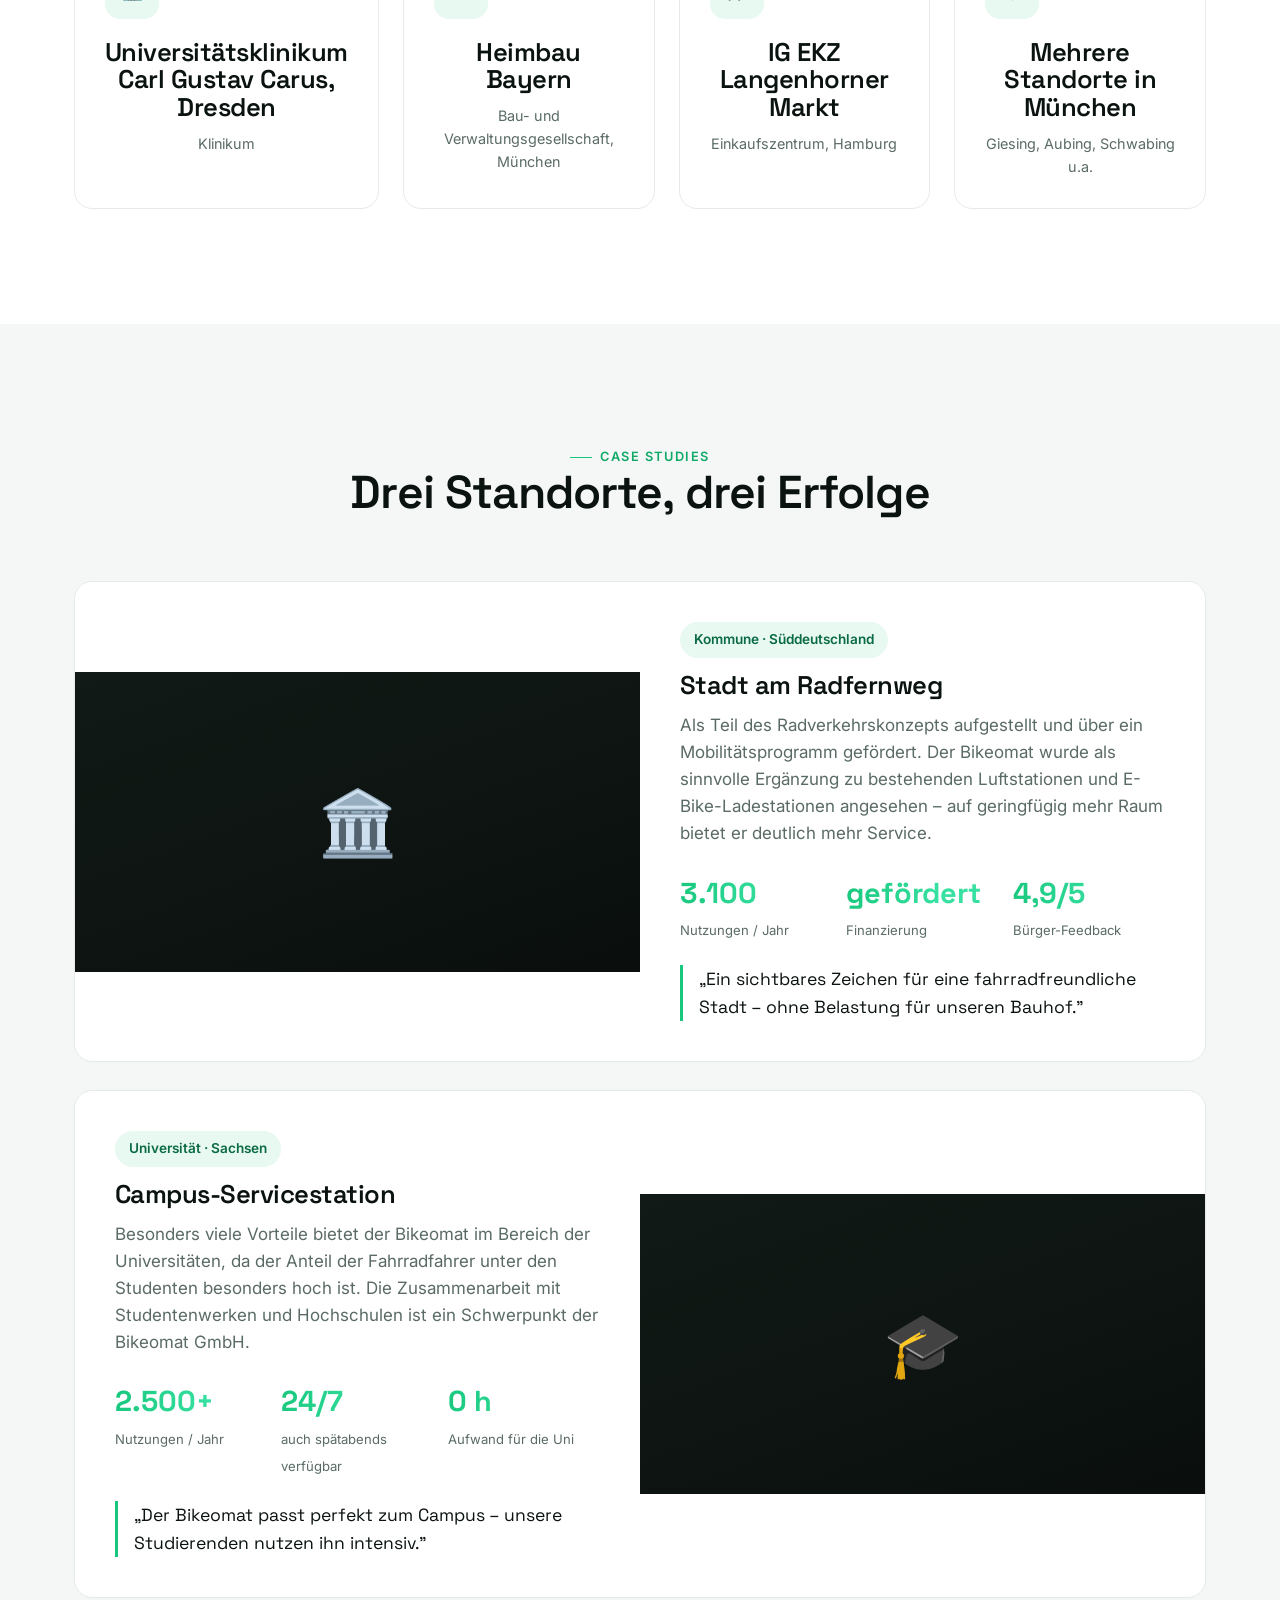
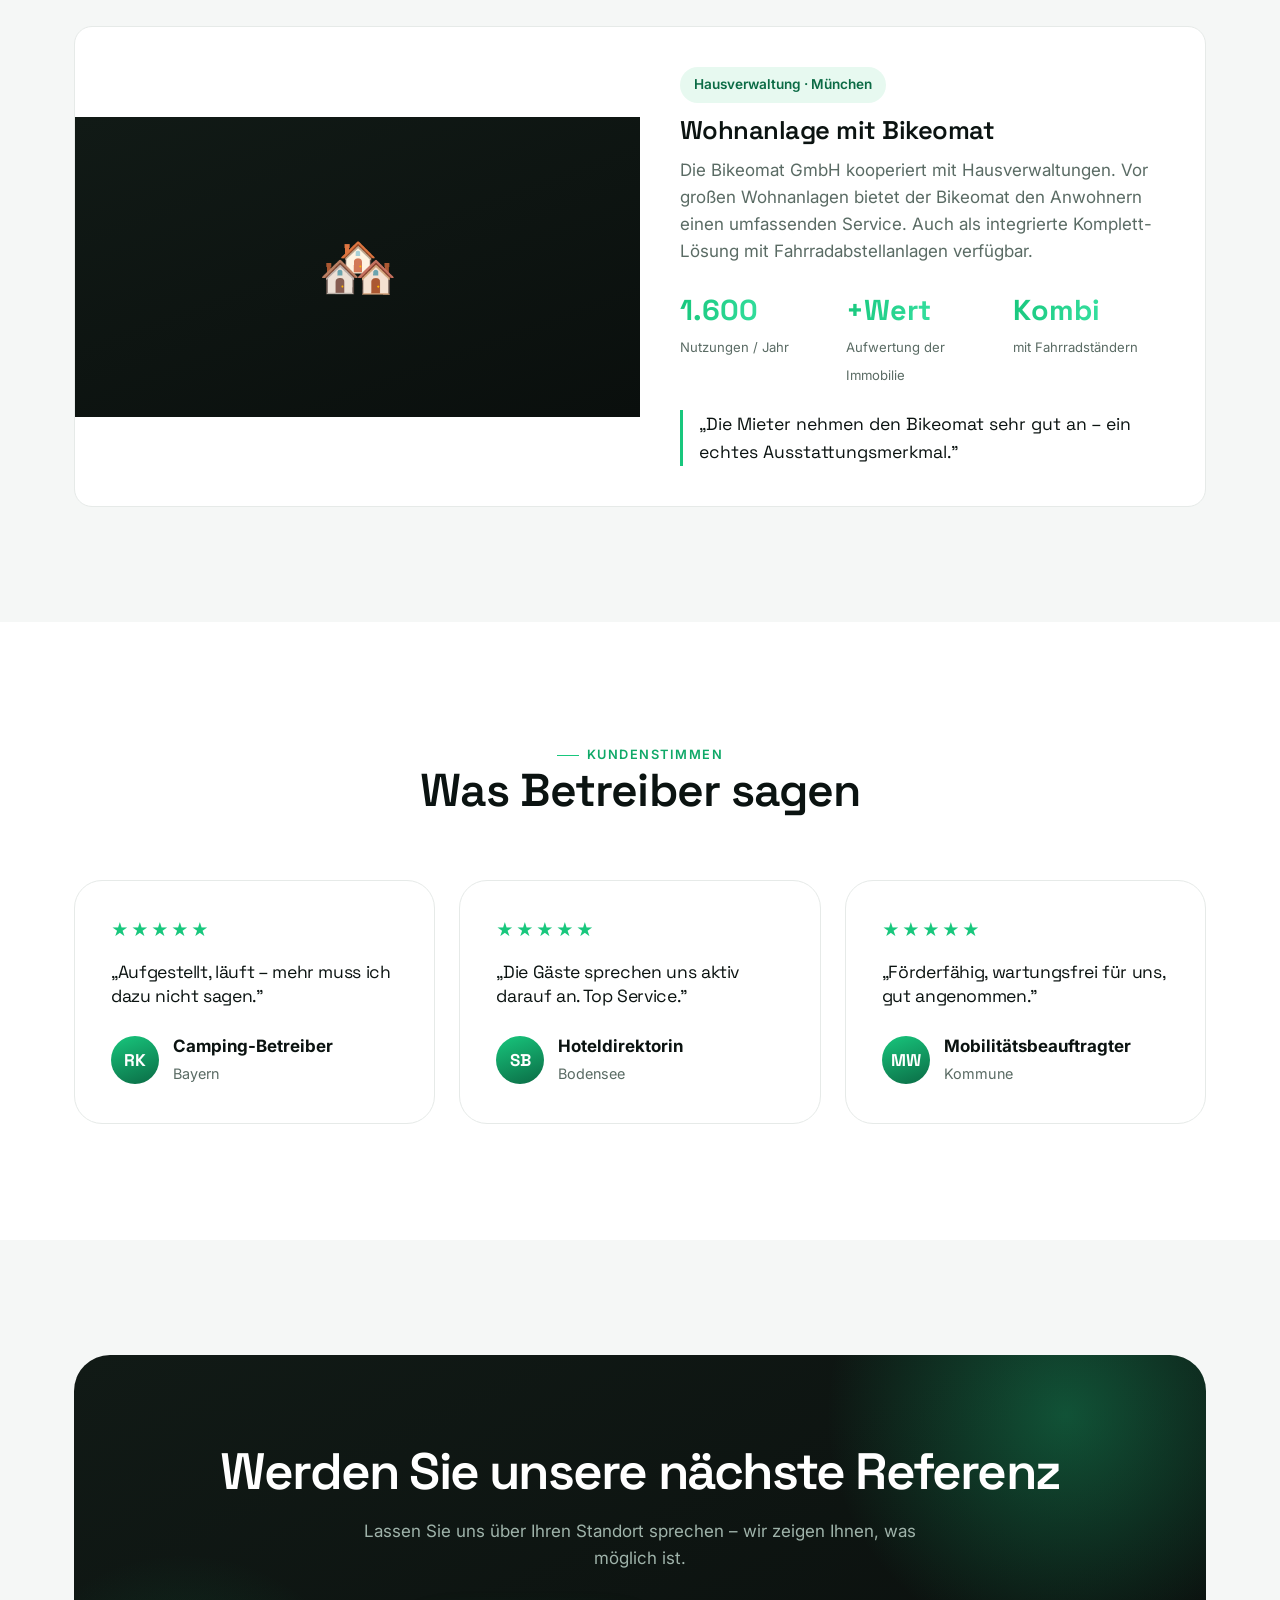
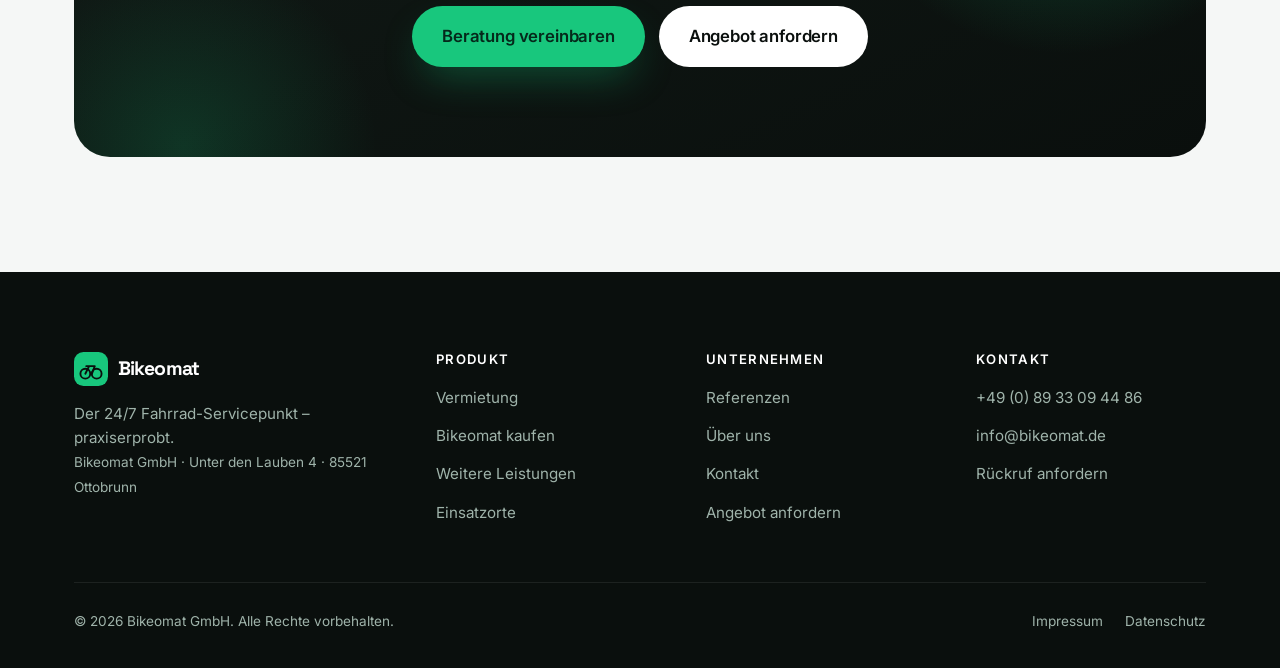
<file: referenzen.html>
<!DOCTYPE html>
<html lang="de">
<head>
<meta charset="UTF-8">
<meta name="viewport" content="width=device-width, initial-scale=1">
<title>Referenzen & Kundenstimmen – Bikeomat in der Praxis</title>
<meta name="description" content="Bikeomat-Referenzen: Echte Standorte bei Städten, Universitäten, Kliniken und Wohnanlagen. Nutzungsdaten, Kundenstimmen und Case Studies aus der Praxis.">
<link rel="canonical" href="https://www.bikeomat.de/referenzen">
<meta name="theme-color" content="#0A0F0D">
<link rel="preconnect" href="https://fonts.googleapis.com"><link rel="preconnect" href="https://fonts.gstatic.com" crossorigin>
<link href="https://fonts.googleapis.com/css2?family=Inter:wght@400;500;600;700&family=Space+Grotesk:wght@500;600;700&display=swap" rel="stylesheet">
<link rel="stylesheet" href="assets/styles.css">
</head>
<body>

<header class="header">
  <div class="container header-inner">
    <a href="index.html" class="brand"><svg class="logo-mark" viewBox="0 0 36 36" fill="none"><rect width="36" height="36" rx="10" fill="#0A0F0D"/><circle cx="12" cy="23" r="5.2" stroke="#18C77D" stroke-width="2"/><circle cx="24" cy="23" r="5.2" stroke="#18C77D" stroke-width="2"/><path d="M12 23l4-8h6l-3 8M16 15h-3" stroke="#18C77D" stroke-width="2" stroke-linecap="round" stroke-linejoin="round"/></svg>Bikeomat</a>
    <nav class="nav"><a href="vermietung.html">Vermietung</a><a href="kaufen.html">Kaufen</a><a href="leistungen.html">Leistungen</a><a href="einsatzorte.html">Einsatzorte</a><a href="referenzen.html" class="active">Referenzen</a><a href="ueber-uns.html">Über uns</a></nav>
    <div class="header-cta"><a href="kontakt.html" class="btn btn-ghost">Beratung</a><a href="kontakt.html#angebot" class="btn btn-primary">Angebot anfordern</a><button class="menu-toggle" aria-label="Menü" aria-expanded="false"><svg viewBox="0 0 24 24" fill="none" stroke="currentColor" stroke-width="2" stroke-linecap="round"><path d="M3 6h18M3 12h18M3 18h18"/></svg></button></div>
  </div>
</header>
<div class="mobile-nav"><a href="vermietung.html">Vermietung</a><a href="kaufen.html">Kaufen</a><a href="leistungen.html">Leistungen</a><a href="einsatzorte.html">Einsatzorte</a><a href="referenzen.html">Referenzen</a><a href="ueber-uns.html">Über uns</a><a href="kontakt.html">Kontakt</a><div class="mobile-cta"><a href="kontakt.html#angebot" class="btn btn-primary btn-block">Angebot anfordern</a><a href="kontakt.html" class="btn btn-ghost btn-block">Beratung</a></div></div>

<section class="page-hero hero">
  <div class="hero-bg"></div>
  <div class="container">
    <div class="breadcrumb"><a href="index.html">Start</a> / <span>Referenzen</span></div>
    <div style="max-width:760px">
      <span class="pill" style="margin-bottom:22px">Praxiserprobt</span>
      <h1 class="h-display">Bewährt an <span class="text-grad">echten Standorten</span></h1>
      <p class="lead" style="margin-top:20px">Von Städten über Universitäten bis hin zu Wohnanlagen – der Bikeomat überzeugt dort, wo Menschen Rad fahren. Zahlen, Nutzungsdaten und Stimmen aus der Praxis.</p>
    </div>
  </div>
</section>

<!-- STATS -->
<section class="section-sm">
  <div class="container">
    <div class="stats reveal">
      <div class="stat"><div class="num text-grad"><span data-count="1850" data-suffix="+">0</span></div><div class="lab">Nutzungen pro Standort / Jahr</div></div>
      <div class="stat"><div class="num text-grad"><span data-count="4.8" data-suffix="/5">0</span></div><div class="lab">Ø Bewertung der Nutzer</div></div>
      <div class="stat"><div class="num text-grad"><span data-count="66" data-suffix="">0</span></div><div class="lab">Fahrradartikel pro Automat</div></div>
      <div class="stat"><div class="num text-grad"><span data-count="24" data-suffix="/7">0</span></div><div class="lab">Verfügbarkeit</div></div>
    </div>
  </div>
</section>

<!-- ECHTE KUNDEN -->
<section class="section">
  <div class="container">
    <div class="section-head center reveal mx-auto"><span class="eyebrow">Unsere Kunden</span><h2>Diese Standorte vertrauen auf Bikeomat</h2><p class="lead">Von kommunalen Einrichtungen über Universitäten bis hin zu Hausverwaltungen – eine Auswahl unserer Referenzen.</p></div>
    <div class="grid cols-4">
      <div class="card feature reveal" style="text-align:center">
        <div class="f-ico">🏛️</div>
        <h3>Stadt Göttingen</h3>
        <p style="color:var(--muted);font-size:.9rem">Kommune</p>
      </div>
      <div class="card feature reveal" data-d="1" style="text-align:center">
        <div class="f-ico">🏛️</div>
        <h3>Stadt Villingen-Schwenningen</h3>
        <p style="color:var(--muted);font-size:.9rem">Kommune</p>
      </div>
      <div class="card feature reveal" data-d="2" style="text-align:center">
        <div class="f-ico">🎓</div>
        <h3>Otto-von-Guericke-Universität Magdeburg</h3>
        <p style="color:var(--muted);font-size:.9rem">Universität</p>
      </div>
      <div class="card feature reveal" data-d="3" style="text-align:center">
        <div class="f-ico">🎓</div>
        <h3>Studentenwerk Dresden</h3>
        <p style="color:var(--muted);font-size:.9rem">Studentenwerk</p>
      </div>
      <div class="card feature reveal" style="text-align:center">
        <div class="f-ico">🏥</div>
        <h3>Universitätsklinikum Carl Gustav Carus, Dresden</h3>
        <p style="color:var(--muted);font-size:.9rem">Klinikum</p>
      </div>
      <div class="card feature reveal" data-d="1" style="text-align:center">
        <div class="f-ico">🏘️</div>
        <h3>Heimbau Bayern</h3>
        <p style="color:var(--muted);font-size:.9rem">Bau- und Verwaltungsgesellschaft, München</p>
      </div>
      <div class="card feature reveal" data-d="2" style="text-align:center">
        <div class="f-ico">🛒</div>
        <h3>IG EKZ Langenhorner Markt</h3>
        <p style="color:var(--muted);font-size:.9rem">Einkaufszentrum, Hamburg</p>
      </div>
      <div class="card feature reveal" data-d="3" style="text-align:center">
        <div class="f-ico">📍</div>
        <h3>Mehrere Standorte in München</h3>
        <p style="color:var(--muted);font-size:.9rem">Giesing, Aubing, Schwabing u.a.</p>
      </div>
    </div>
  </div>
</section>

<!-- CASE STUDIES -->
<section class="section bg-mist">
  <div class="container">
    <div class="section-head center reveal mx-auto"><span class="eyebrow">Case Studies</span><h2>Drei Standorte, drei Erfolge</h2></div>
    <div class="grid" style="gap:28px">
      <!-- Case 1 -->
      <div class="card reveal" style="padding:0;overflow:hidden">
        <div class="split" style="gap:0">
          <div class="split-media" style="border-radius:0;min-height:300px;box-shadow:none"><div style="font-size:4rem">🏛️</div></div>
          <div style="padding:40px">
            <span class="pill">Kommune · Süddeutschland</span>
            <h3 style="margin:14px 0 12px">Stadt am Radfernweg</h3>
            <p style="color:var(--muted)">Als Teil des Radverkehrskonzepts aufgestellt und über ein Mobilitätsprogramm gefördert. Der Bikeomat wurde als sinnvolle Ergänzung zu bestehenden Luftstationen und E-Bike-Ladestationen angesehen – auf geringfügig mehr Raum bietet er deutlich mehr Service.</p>
            <div class="grid cols-3" style="margin:22px 0;gap:14px">
              <div><div class="num text-grad" style="font-family:var(--font-display);font-weight:700;font-size:1.8rem">3.100</div><span style="font-size:.82rem;color:var(--muted)">Nutzungen / Jahr</span></div>
              <div><div class="num text-grad" style="font-family:var(--font-display);font-weight:700;font-size:1.8rem">gefördert</div><span style="font-size:.82rem;color:var(--muted)">Finanzierung</span></div>
              <div><div class="num text-grad" style="font-family:var(--font-display);font-weight:700;font-size:1.8rem">4,9/5</div><span style="font-size:.82rem;color:var(--muted)">Bürger-Feedback</span></div>
            </div>
            <blockquote style="font-family:var(--font-display);font-size:1.1rem;border-left:3px solid var(--green);padding-left:16px;color:var(--text)">„Ein sichtbares Zeichen für eine fahrradfreundliche Stadt – ohne Belastung für unseren Bauhof."</blockquote>
          </div>
        </div>
      </div>
      <!-- Case 2 -->
      <div class="card reveal" style="padding:0;overflow:hidden">
        <div class="split reverse" style="gap:0">
          <div class="split-media" style="border-radius:0;min-height:300px;box-shadow:none"><div style="font-size:4rem">🎓</div></div>
          <div style="padding:40px">
            <span class="pill">Universität · Sachsen</span>
            <h3 style="margin:14px 0 12px">Campus-Servicestation</h3>
            <p style="color:var(--muted)">Besonders viele Vorteile bietet der Bikeomat im Bereich der Universitäten, da der Anteil der Fahrradfahrer unter den Studenten besonders hoch ist. Die Zusammenarbeit mit Studentenwerken und Hochschulen ist ein Schwerpunkt der Bikeomat GmbH.</p>
            <div class="grid cols-3" style="margin:22px 0;gap:14px">
              <div><div class="num text-grad" style="font-family:var(--font-display);font-weight:700;font-size:1.8rem">2.500+</div><span style="font-size:.82rem;color:var(--muted)">Nutzungen / Jahr</span></div>
              <div><div class="num text-grad" style="font-family:var(--font-display);font-weight:700;font-size:1.8rem">24/7</div><span style="font-size:.82rem;color:var(--muted)">auch spätabends verfügbar</span></div>
              <div><div class="num text-grad" style="font-family:var(--font-display);font-weight:700;font-size:1.8rem">0 h</div><span style="font-size:.82rem;color:var(--muted)">Aufwand für die Uni</span></div>
            </div>
            <blockquote style="font-family:var(--font-display);font-size:1.1rem;border-left:3px solid var(--green);padding-left:16px;color:var(--text)">„Der Bikeomat passt perfekt zum Campus – unsere Studierenden nutzen ihn intensiv."</blockquote>
          </div>
        </div>
      </div>
      <!-- Case 3 -->
      <div class="card reveal" style="padding:0;overflow:hidden">
        <div class="split" style="gap:0">
          <div class="split-media" style="border-radius:0;min-height:300px;box-shadow:none"><div style="font-size:4rem">🏘️</div></div>
          <div style="padding:40px">
            <span class="pill">Hausverwaltung · München</span>
            <h3 style="margin:14px 0 12px">Wohnanlage mit Bikeomat</h3>
            <p style="color:var(--muted)">Die Bikeomat GmbH kooperiert mit Hausverwaltungen. Vor großen Wohnanlagen bietet der Bikeomat den Anwohnern einen umfassenden Service. Auch als integrierte Komplett-Lösung mit Fahrradabstellanlagen verfügbar.</p>
            <div class="grid cols-3" style="margin:22px 0;gap:14px">
              <div><div class="num text-grad" style="font-family:var(--font-display);font-weight:700;font-size:1.8rem">1.600</div><span style="font-size:.82rem;color:var(--muted)">Nutzungen / Jahr</span></div>
              <div><div class="num text-grad" style="font-family:var(--font-display);font-weight:700;font-size:1.8rem">+Wert</div><span style="font-size:.82rem;color:var(--muted)">Aufwertung der Immobilie</span></div>
              <div><div class="num text-grad" style="font-family:var(--font-display);font-weight:700;font-size:1.8rem">Kombi</div><span style="font-size:.82rem;color:var(--muted)">mit Fahrradständern</span></div>
            </div>
            <blockquote style="font-family:var(--font-display);font-size:1.1rem;border-left:3px solid var(--green);padding-left:16px;color:var(--text)">„Die Mieter nehmen den Bikeomat sehr gut an – ein echtes Ausstattungsmerkmal."</blockquote>
          </div>
        </div>
      </div>
    </div>
  </div>
</section>

<!-- TESTIMONIAL GRID -->
<section class="section">
  <div class="container">
    <div class="section-head center reveal mx-auto"><span class="eyebrow">Kundenstimmen</span><h2>Was Betreiber sagen</h2></div>
    <div class="grid cols-3">
      <div class="quote-card reveal"><div class="stars">★★★★★</div><blockquote style="font-size:1.1rem">„Aufgestellt, läuft – mehr muss ich dazu nicht sagen."</blockquote><div class="quote-author"><div class="av">RK</div><div><strong>Camping-Betreiber</strong><span>Bayern</span></div></div></div>
      <div class="quote-card reveal" data-d="1"><div class="stars">★★★★★</div><blockquote style="font-size:1.1rem">„Die Gäste sprechen uns aktiv darauf an. Top Service."</blockquote><div class="quote-author"><div class="av">SB</div><div><strong>Hoteldirektorin</strong><span>Bodensee</span></div></div></div>
      <div class="quote-card reveal" data-d="2"><div class="stars">★★★★★</div><blockquote style="font-size:1.1rem">„Förderfähig, wartungsfrei für uns, gut angenommen."</blockquote><div class="quote-author"><div class="av">MW</div><div><strong>Mobilitätsbeauftragter</strong><span>Kommune</span></div></div></div>
    </div>
  </div>
</section>

<section class="section bg-mist"><div class="container"><div class="cta-band reveal">
  <h2 class="h-display" style="font-size:clamp(2rem,4.5vw,3.2rem)">Werden Sie unsere nächste Referenz</h2>
  <p>Lassen Sie uns über Ihren Standort sprechen – wir zeigen Ihnen, was möglich ist.</p>
  <div class="hero-cta"><a href="kontakt.html" class="btn btn-primary btn-lg">Beratung vereinbaren</a><a href="kontakt.html#angebot" class="btn btn-light btn-lg">Angebot anfordern</a></div>
</div></div></section>

<footer class="footer"><div class="container">
  <div class="footer-top">
    <div><a href="index.html" class="brand"><svg class="logo-mark" viewBox="0 0 36 36" fill="none"><rect width="36" height="36" rx="10" fill="#18C77D"/><circle cx="12" cy="23" r="5.2" stroke="#0A0F0D" stroke-width="2"/><circle cx="24" cy="23" r="5.2" stroke="#0A0F0D" stroke-width="2"/><path d="M12 23l4-8h6l-3 8M16 15h-3" stroke="#0A0F0D" stroke-width="2" stroke-linecap="round" stroke-linejoin="round"/></svg>Bikeomat</a><p class="footer-about">Der 24/7 Fahrrad-Servicepunkt – praxiserprobt.<br><span style="font-size:.85rem">Bikeomat GmbH · Unter den Lauben 4 · 85521 Ottobrunn</span></p></div>
    <div><h4>Produkt</h4><ul><li><a href="vermietung.html">Vermietung</a></li><li><a href="kaufen.html">Bikeomat kaufen</a></li><li><a href="leistungen.html">Weitere Leistungen</a></li><li><a href="einsatzorte.html">Einsatzorte</a></li></ul></div>
    <div><h4>Unternehmen</h4><ul><li><a href="referenzen.html">Referenzen</a></li><li><a href="ueber-uns.html">Über uns</a></li><li><a href="kontakt.html">Kontakt</a></li><li><a href="kontakt.html#angebot">Angebot anfordern</a></li></ul></div>
    <div><h4>Kontakt</h4><ul><li><a href="tel:+498933094486">+49 (0) 89 33 09 44 86</a></li><li><a href="mailto:info@bikeomat.de">info@bikeomat.de</a></li><li><a href="kontakt.html#rueckruf">Rückruf anfordern</a></li></ul></div>
  </div>
  <div class="footer-bottom"><span>© <span data-year>2026</span> Bikeomat GmbH. Alle Rechte vorbehalten.</span><div class="fb-links"><a href="impressum.html">Impressum</a><a href="datenschutz.html">Datenschutz</a></div></div>
</div></footer>
<div class="sticky-cta"><a href="kontakt.html" class="btn btn-ghost">Beratung</a><a href="kontakt.html#angebot" class="btn btn-primary">Angebot anfordern</a></div>
<script src="assets/main.js"></script>
</body>
</html>
</file>
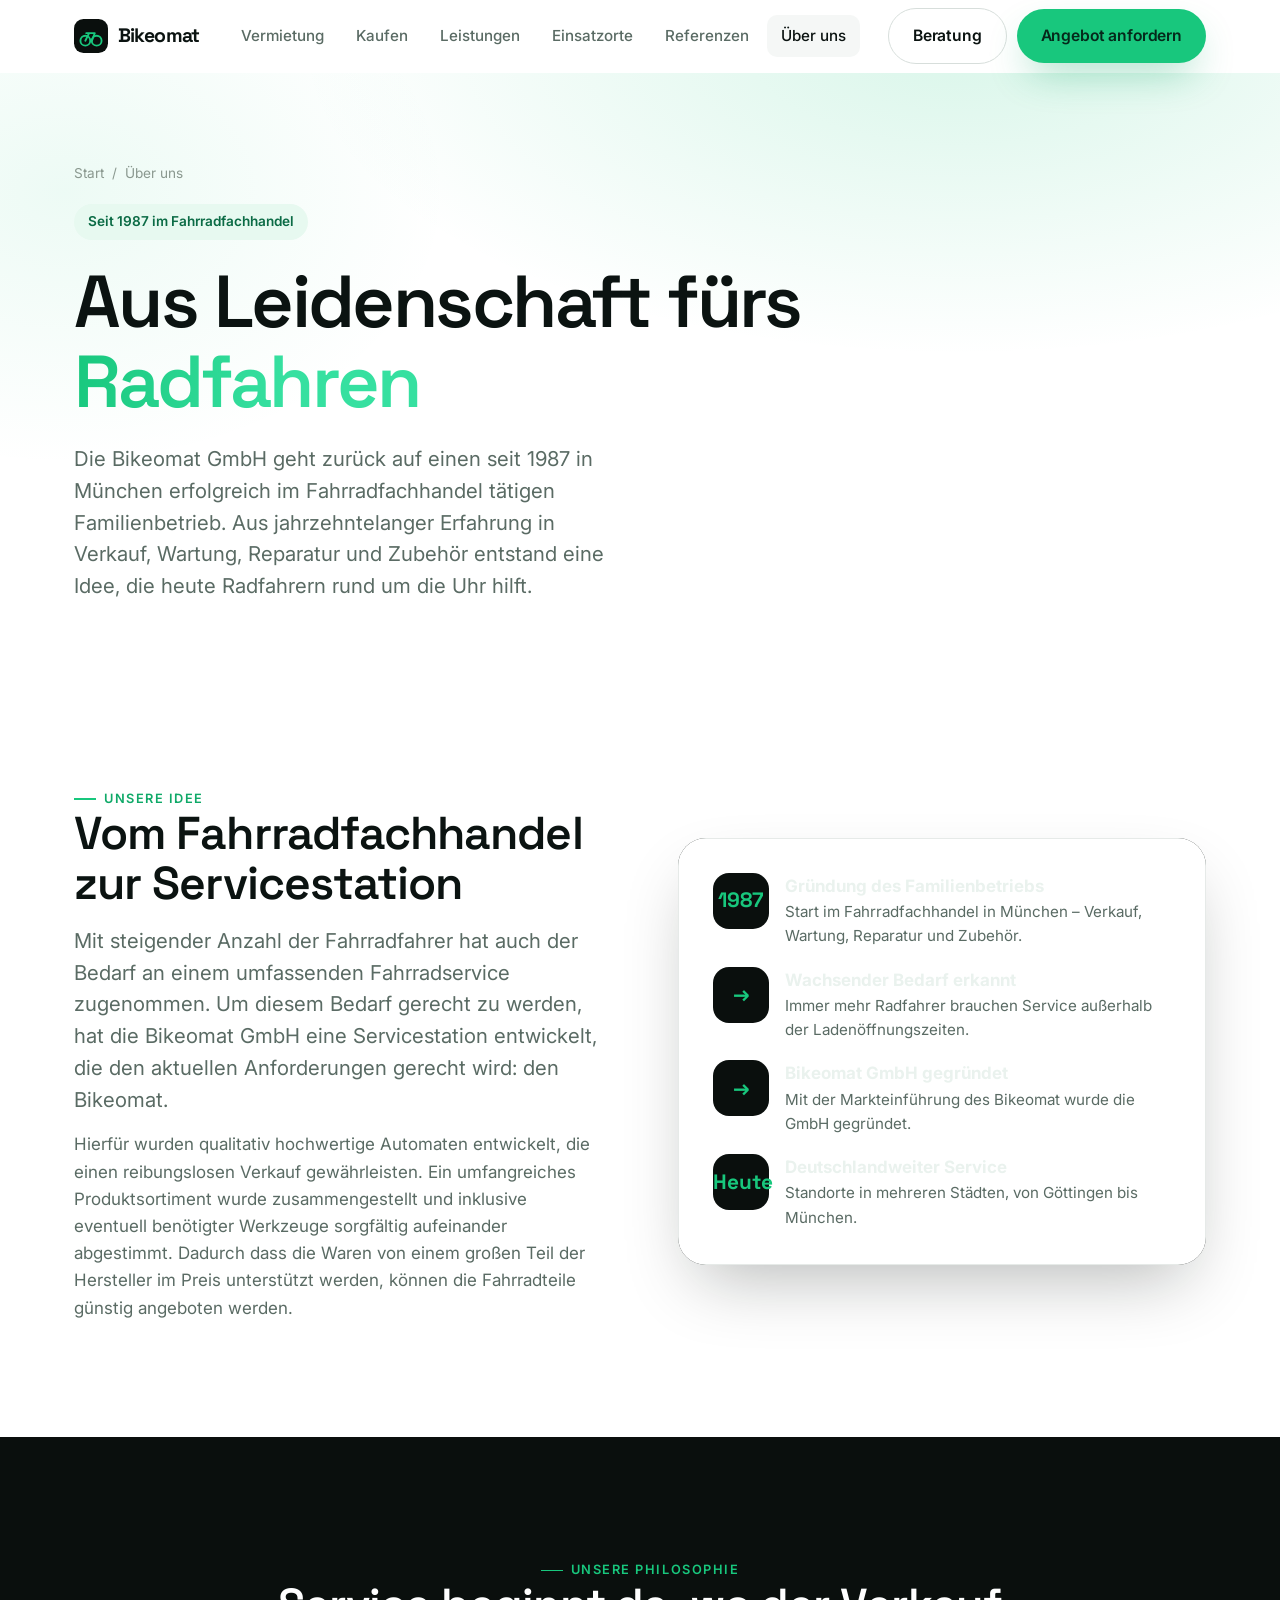
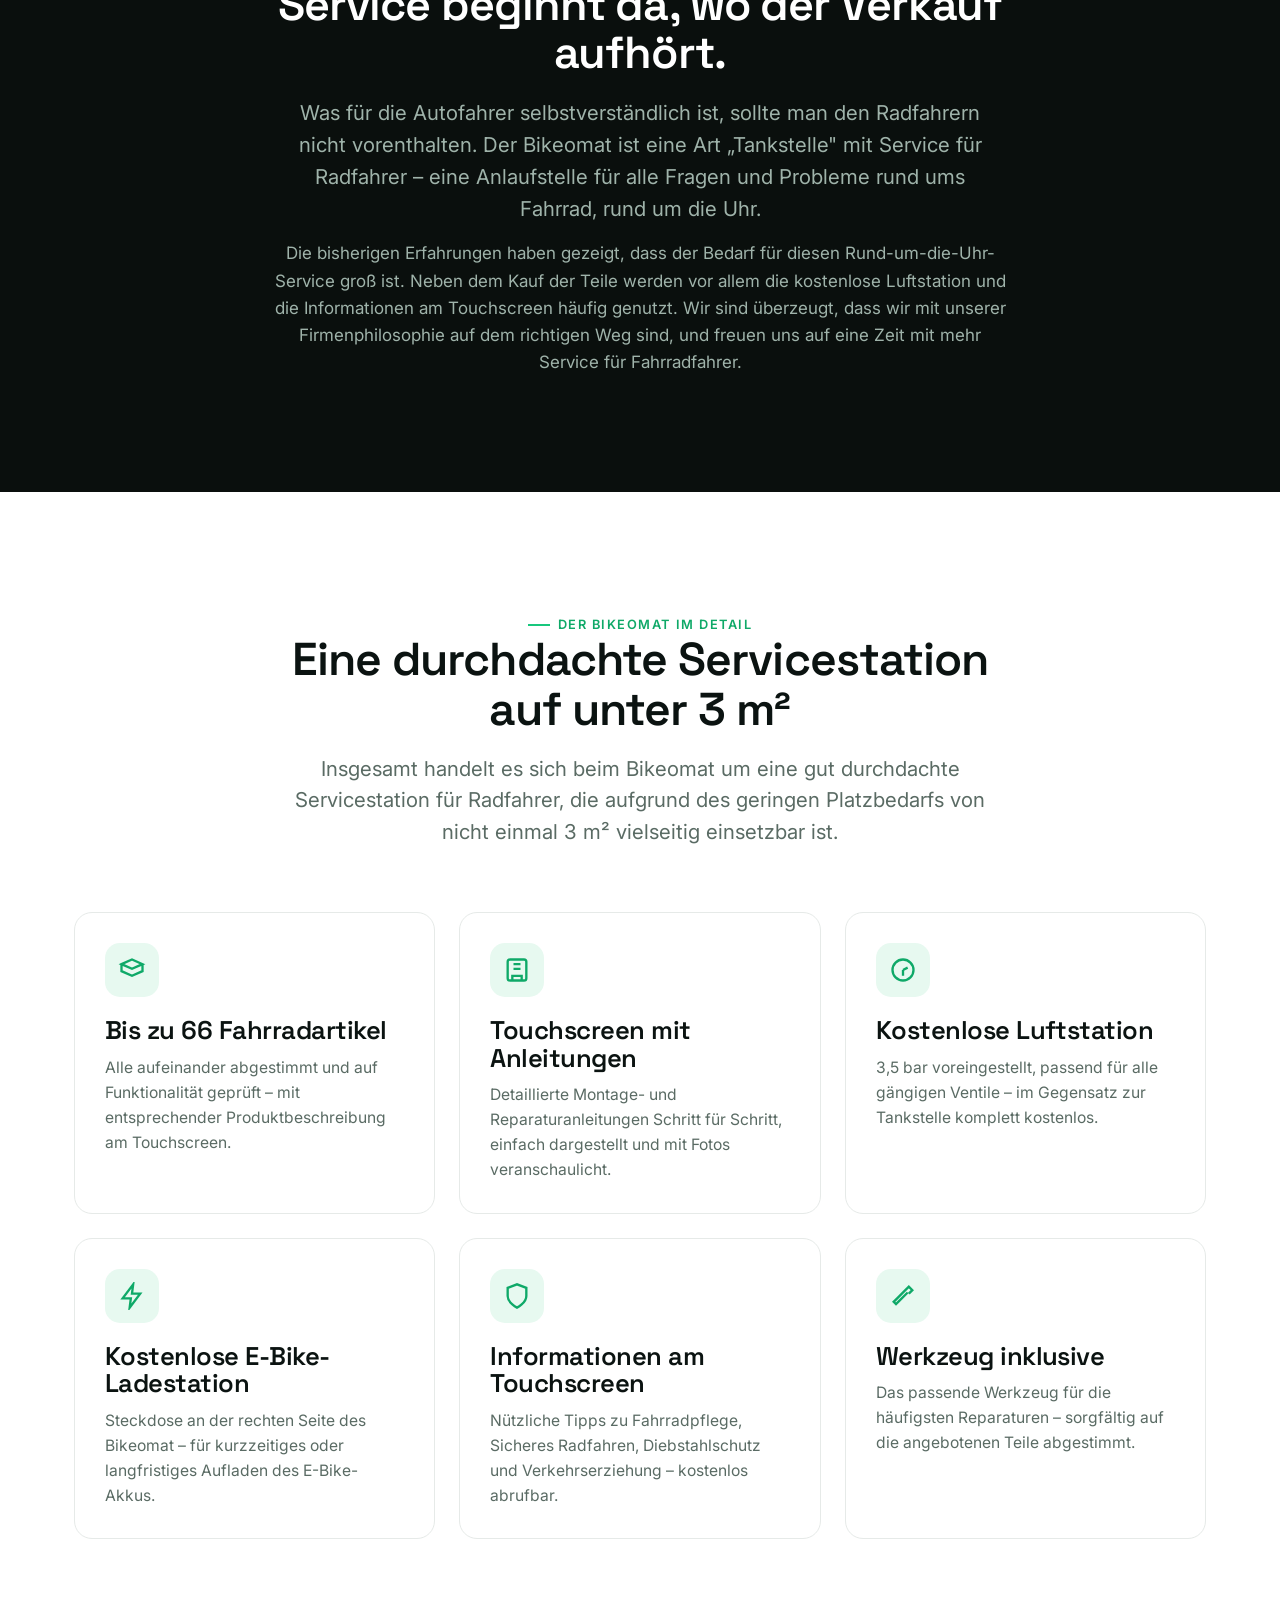
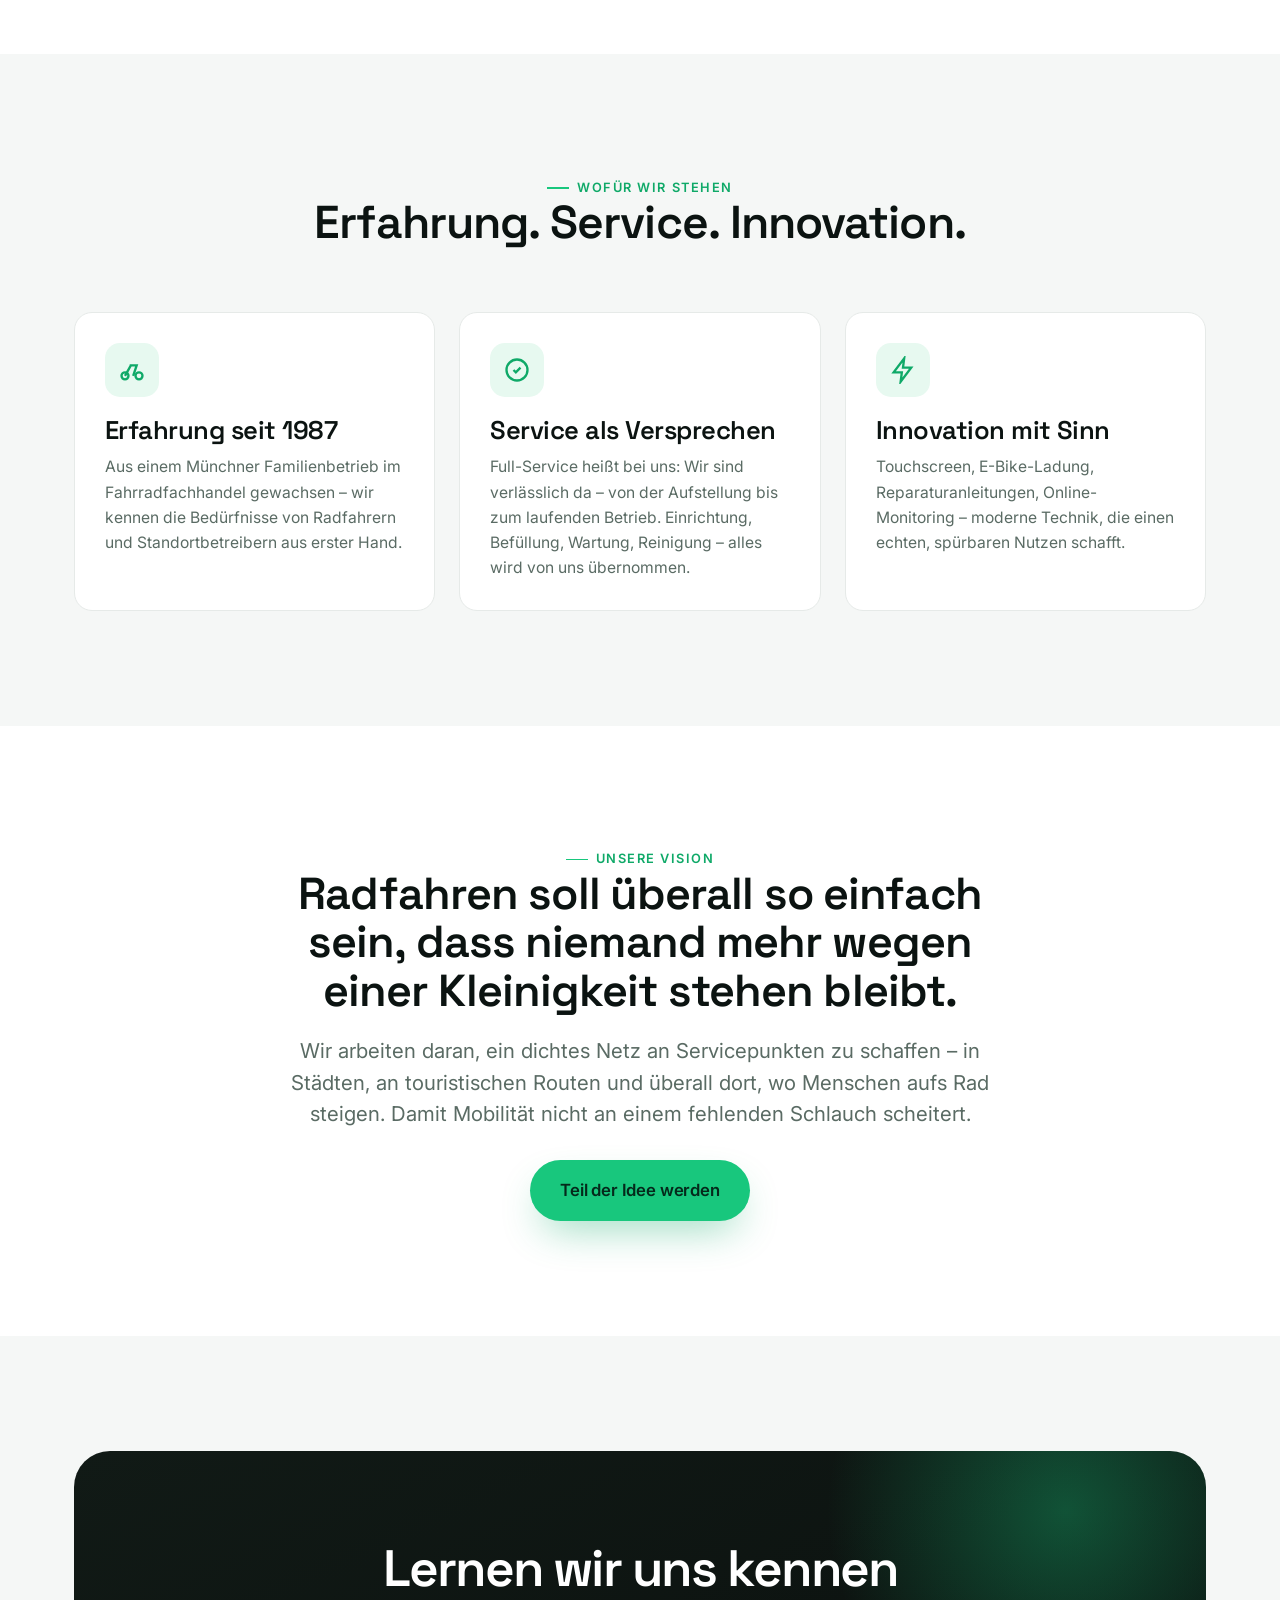
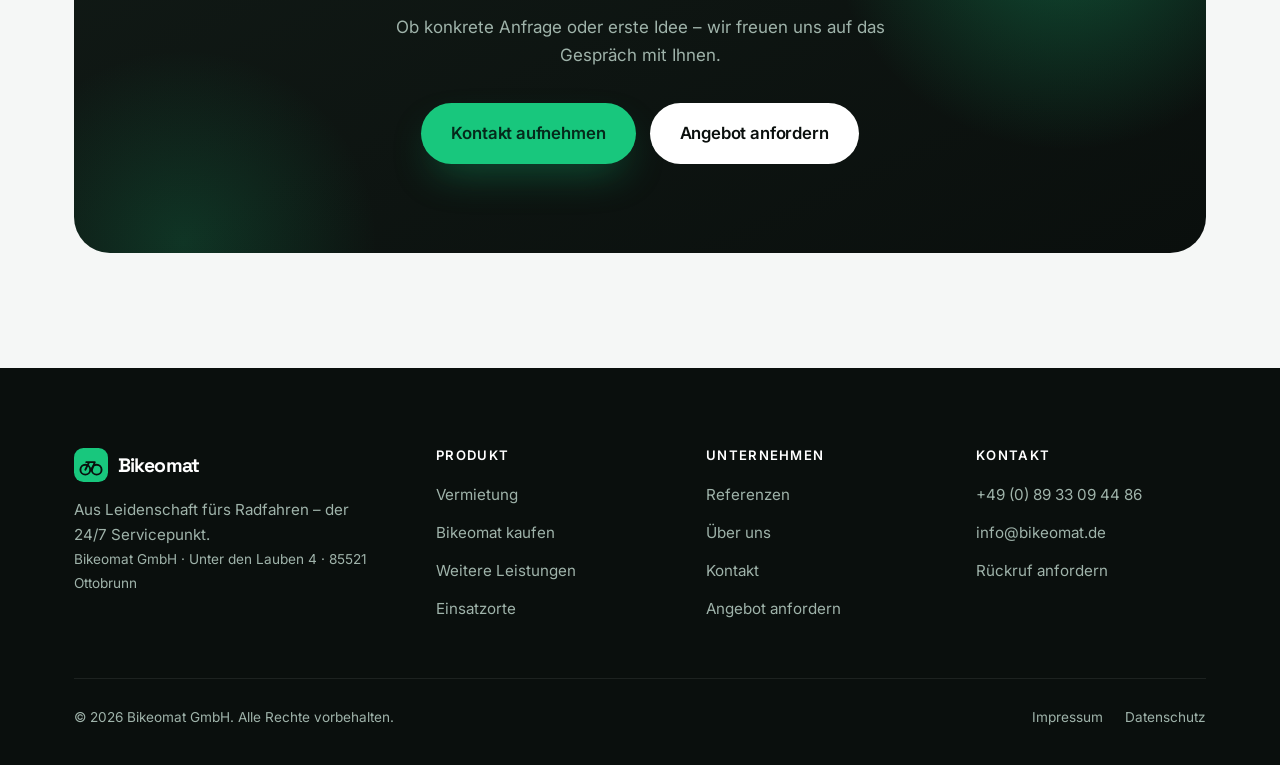
<file: ueber-uns.html>
<!DOCTYPE html>
<html lang="de">
<head>
<meta charset="UTF-8">
<meta name="viewport" content="width=device-width, initial-scale=1">
<title>Über uns – Die Bikeomat GmbH | Familienbetrieb seit 1987</title>
<meta name="description" content="Die Bikeomat GmbH geht zurück auf einen seit 1987 in München erfolgreich tätigen Familienbetrieb im Fahrradfachhandel. Erfahrung, Service und Innovation – aus einer Hand.">
<link rel="canonical" href="https://www.bikeomat.de/ueber-uns">
<meta name="theme-color" content="#0A0F0D">
<link rel="preconnect" href="https://fonts.googleapis.com"><link rel="preconnect" href="https://fonts.gstatic.com" crossorigin>
<link href="https://fonts.googleapis.com/css2?family=Inter:wght@400;500;600;700&family=Space+Grotesk:wght@500;600;700&display=swap" rel="stylesheet">
<link rel="stylesheet" href="assets/styles.css">
</head>
<body>

<header class="header">
  <div class="container header-inner">
    <a href="index.html" class="brand"><svg class="logo-mark" viewBox="0 0 36 36" fill="none"><rect width="36" height="36" rx="10" fill="#0A0F0D"/><circle cx="12" cy="23" r="5.2" stroke="#18C77D" stroke-width="2"/><circle cx="24" cy="23" r="5.2" stroke="#18C77D" stroke-width="2"/><path d="M12 23l4-8h6l-3 8M16 15h-3" stroke="#18C77D" stroke-width="2" stroke-linecap="round" stroke-linejoin="round"/></svg>Bikeomat</a>
    <nav class="nav"><a href="vermietung.html">Vermietung</a><a href="kaufen.html">Kaufen</a><a href="leistungen.html">Leistungen</a><a href="einsatzorte.html">Einsatzorte</a><a href="referenzen.html">Referenzen</a><a href="ueber-uns.html" class="active">Über uns</a></nav>
    <div class="header-cta"><a href="kontakt.html" class="btn btn-ghost">Beratung</a><a href="kontakt.html#angebot" class="btn btn-primary">Angebot anfordern</a><button class="menu-toggle" aria-label="Menü" aria-expanded="false"><svg viewBox="0 0 24 24" fill="none" stroke="currentColor" stroke-width="2" stroke-linecap="round"><path d="M3 6h18M3 12h18M3 18h18"/></svg></button></div>
  </div>
</header>
<div class="mobile-nav"><a href="vermietung.html">Vermietung</a><a href="kaufen.html">Kaufen</a><a href="leistungen.html">Leistungen</a><a href="einsatzorte.html">Einsatzorte</a><a href="referenzen.html">Referenzen</a><a href="ueber-uns.html">Über uns</a><a href="kontakt.html">Kontakt</a><div class="mobile-cta"><a href="kontakt.html#angebot" class="btn btn-primary btn-block">Angebot anfordern</a><a href="kontakt.html" class="btn btn-ghost btn-block">Beratung</a></div></div>

<section class="page-hero hero">
  <div class="hero-bg"></div>
  <div class="container">
    <div class="breadcrumb"><a href="index.html">Start</a> / <span>Über uns</span></div>
    <div style="max-width:760px">
      <span class="pill" style="margin-bottom:22px">Seit 1987 im Fahrradfachhandel</span>
      <h1 class="h-display">Aus Leidenschaft fürs <span class="text-grad">Radfahren</span></h1>
      <p class="lead" style="margin-top:20px">Die Bikeomat GmbH geht zurück auf einen seit 1987 in München erfolgreich im Fahrradfachhandel tätigen Familienbetrieb. Aus jahrzehntelanger Erfahrung in Verkauf, Wartung, Reparatur und Zubehör entstand eine Idee, die heute Radfahrern rund um die Uhr hilft.</p>
    </div>
  </div>
</section>

<!-- STORY -->
<section class="section">
  <div class="container split">
    <div class="reveal">
      <span class="eyebrow">Unsere Idee</span>
      <h2>Vom Fahrradfachhandel zur Servicestation</h2>
      <p class="lead" style="margin-top:16px">Mit steigender Anzahl der Fahrradfahrer hat auch der Bedarf an einem umfassenden Fahrradservice zugenommen. Um diesem Bedarf gerecht zu werden, hat die Bikeomat GmbH eine Servicestation entwickelt, die den aktuellen Anforderungen gerecht wird: den Bikeomat.</p>
      <p style="margin-top:16px;color:var(--muted)">Hierfür wurden qualitativ hochwertige Automaten entwickelt, die einen reibungslosen Verkauf gewährleisten. Ein umfangreiches Produktsortiment wurde zusammengestellt und inklusive eventuell benötigter Werkzeuge sorgfältig aufeinander abgestimmt. Dadurch dass die Waren von einem großen Teil der Hersteller im Preis unterstützt werden, können die Fahrradteile günstig angeboten werden.</p>
    </div>
    <div class="split-media reveal" data-d="1">
      <div class="card" style="padding:34px">
        <div class="grid" style="gap:18px">
          <div style="display:flex;gap:16px;align-items:start"><div class="step-num" style="flex-shrink:0">1987</div><div><strong>Gründung des Familienbetriebs</strong><p style="color:var(--muted);font-size:.95rem">Start im Fahrradfachhandel in München – Verkauf, Wartung, Reparatur und Zubehör.</p></div></div>
          <div style="display:flex;gap:16px;align-items:start"><div class="step-num" style="flex-shrink:0">→</div><div><strong>Wachsender Bedarf erkannt</strong><p style="color:var(--muted);font-size:.95rem">Immer mehr Radfahrer brauchen Service außerhalb der Ladenöffnungszeiten.</p></div></div>
          <div style="display:flex;gap:16px;align-items:start"><div class="step-num" style="flex-shrink:0">→</div><div><strong>Bikeomat GmbH gegründet</strong><p style="color:var(--muted);font-size:.95rem">Mit der Markteinführung des Bikeomat wurde die GmbH gegründet.</p></div></div>
          <div style="display:flex;gap:16px;align-items:start"><div class="step-num" style="flex-shrink:0">Heute</div><div><strong>Deutschlandweiter Service</strong><p style="color:var(--muted);font-size:.95rem">Standorte in mehreren Städten, von Göttingen bis München.</p></div></div>
        </div>
      </div>
    </div>
  </div>
</section>

<!-- PHILOSOPHIE -->
<section class="section bg-ink">
  <div class="container center reveal" style="max-width:780px">
    <span class="eyebrow" style="justify-content:center;color:var(--green)">Unsere Philosophie</span>
    <h2 style="font-size:clamp(1.8rem,3.8vw,2.8rem)">Service beginnt da, wo der Verkauf aufhört.</h2>
    <p class="lead" style="margin-top:20px">Was für die Autofahrer selbstverständlich ist, sollte man den Radfahrern nicht vorenthalten. Der Bikeomat ist eine Art „Tankstelle" mit Service für Radfahrer – eine Anlaufstelle für alle Fragen und Probleme rund ums Fahrrad, rund um die Uhr.</p>
    <p style="margin-top:16px;color:var(--on-dark-muted)">Die bisherigen Erfahrungen haben gezeigt, dass der Bedarf für diesen Rund-um-die-Uhr-Service groß ist. Neben dem Kauf der Teile werden vor allem die kostenlose Luftstation und die Informationen am Touchscreen häufig genutzt. Wir sind überzeugt, dass wir mit unserer Firmenphilosophie auf dem richtigen Weg sind, und freuen uns auf eine Zeit mit mehr Service für Fahrradfahrer.</p>
  </div>
</section>

<!-- DER BIKEOMAT IM DETAIL -->
<section class="section">
  <div class="container">
    <div class="section-head center reveal mx-auto">
      <span class="eyebrow">Der Bikeomat im Detail</span>
      <h2>Eine durchdachte Servicestation auf unter 3 m²</h2>
      <p class="lead">Insgesamt handelt es sich beim Bikeomat um eine gut durchdachte Servicestation für Radfahrer, die aufgrund des geringen Platzbedarfs von nicht einmal 3 m² vielseitig einsetzbar ist.</p>
    </div>
    <div class="grid cols-3">
      <div class="card feature reveal"><div class="f-ico"><svg viewBox="0 0 24 24" fill="none" stroke="currentColor" stroke-width="2"><path d="M3 7l9-4 9 4-9 4-9-4zM3 7v6l9 4 9-4V7"/></svg></div><h3>Bis zu 66 Fahrradartikel</h3><p>Alle aufeinander abgestimmt und auf Funktionalität geprüft – mit entsprechender Produktbeschreibung am Touchscreen.</p></div>
      <div class="card feature reveal" data-d="1"><div class="f-ico"><svg viewBox="0 0 24 24" fill="none" stroke="currentColor" stroke-width="2"><rect x="4" y="3" width="16" height="18" rx="2"/><path d="M8 21v-4h8v4M9 7h6M9 11h6"/></svg></div><h3>Touchscreen mit Anleitungen</h3><p>Detaillierte Montage- und Reparaturanleitungen Schritt für Schritt, einfach dargestellt und mit Fotos veranschaulicht.</p></div>
      <div class="card feature reveal" data-d="2"><div class="f-ico"><svg viewBox="0 0 24 24" fill="none" stroke="currentColor" stroke-width="2"><circle cx="12" cy="12" r="9"/><path d="M12 12l4-2M12 12v5"/></svg></div><h3>Kostenlose Luftstation</h3><p>3,5 bar voreingestellt, passend für alle gängigen Ventile – im Gegensatz zur Tankstelle komplett kostenlos.</p></div>
      <div class="card feature reveal"><div class="f-ico"><svg viewBox="0 0 24 24" fill="none" stroke="currentColor" stroke-width="2"><path d="M13 2L4 14h7l-1 8 9-12h-7z"/></svg></div><h3>Kostenlose E-Bike-Ladestation</h3><p>Steckdose an der rechten Seite des Bikeomat – für kurzzeitiges oder langfristiges Aufladen des E-Bike-Akkus.</p></div>
      <div class="card feature reveal" data-d="1"><div class="f-ico"><svg viewBox="0 0 24 24" fill="none" stroke="currentColor" stroke-width="2"><path d="M12 22s8-4 8-10V5l-8-3-8 3v7c0 6 8 10 8 10z"/></svg></div><h3>Informationen am Touchscreen</h3><p>Nützliche Tipps zu Fahrradpflege, Sicheres Radfahren, Diebstahlschutz und Verkehrserziehung – kostenlos abrufbar.</p></div>
      <div class="card feature reveal" data-d="2"><div class="f-ico"><svg viewBox="0 0 24 24" fill="none" stroke="currentColor" stroke-width="2"><path d="M14 7l3-3 3 3-3 3M14 7l-7 7-3 3 2 2 3-3 7-7"/></svg></div><h3>Werkzeug inklusive</h3><p>Das passende Werkzeug für die häufigsten Reparaturen – sorgfältig auf die angebotenen Teile abgestimmt.</p></div>
    </div>
  </div>
</section>

<!-- WERTE -->
<section class="section bg-mist">
  <div class="container">
    <div class="section-head center reveal mx-auto"><span class="eyebrow">Wofür wir stehen</span><h2>Erfahrung. Service. Innovation.</h2></div>
    <div class="grid cols-3">
      <div class="card feature reveal"><div class="f-ico"><svg viewBox="0 0 24 24" fill="none" stroke="currentColor" stroke-width="2"><circle cx="6" cy="17" r="3"/><circle cx="18" cy="17" r="3"/><path d="M6 17l5-9h5l-3 9M13 8h-3"/></svg></div><h3>Erfahrung seit 1987</h3><p>Aus einem Münchner Familienbetrieb im Fahrradfachhandel gewachsen – wir kennen die Bedürfnisse von Radfahrern und Standortbetreibern aus erster Hand.</p></div>
      <div class="card feature reveal" data-d="1"><div class="f-ico"><svg viewBox="0 0 24 24" fill="none" stroke="currentColor" stroke-width="2"><path d="M12 3a9 9 0 100 18 9 9 0 000-18z"/><path d="M9 12l2 2 4-4"/></svg></div><h3>Service als Versprechen</h3><p>Full-Service heißt bei uns: Wir sind verlässlich da – von der Aufstellung bis zum laufenden Betrieb. Einrichtung, Befüllung, Wartung, Reinigung – alles wird von uns übernommen.</p></div>
      <div class="card feature reveal" data-d="2"><div class="f-ico"><svg viewBox="0 0 24 24" fill="none" stroke="currentColor" stroke-width="2"><path d="M13 2L4 14h7l-1 8 9-12h-7z"/></svg></div><h3>Innovation mit Sinn</h3><p>Touchscreen, E-Bike-Ladung, Reparaturanleitungen, Online-Monitoring – moderne Technik, die einen echten, spürbaren Nutzen schafft.</p></div>
    </div>
  </div>
</section>

<!-- VISION -->
<section class="section">
  <div class="container center reveal" style="max-width:780px">
    <span class="eyebrow" style="justify-content:center">Unsere Vision</span>
    <h2 style="font-size:clamp(1.8rem,3.8vw,2.8rem)">Radfahren soll überall so einfach sein, dass niemand mehr wegen einer Kleinigkeit stehen bleibt.</h2>
    <p class="lead" style="margin-top:20px">Wir arbeiten daran, ein dichtes Netz an Servicepunkten zu schaffen – in Städten, an touristischen Routen und überall dort, wo Menschen aufs Rad steigen. Damit Mobilität nicht an einem fehlenden Schlauch scheitert.</p>
    <a href="kontakt.html" class="btn btn-primary btn-lg" style="margin-top:30px">Teil der Idee werden</a>
  </div>
</section>

<section class="section bg-mist"><div class="container"><div class="cta-band reveal">
  <h2 class="h-display" style="font-size:clamp(2rem,4.5vw,3.2rem)">Lernen wir uns kennen</h2>
  <p>Ob konkrete Anfrage oder erste Idee – wir freuen uns auf das Gespräch mit Ihnen.</p>
  <div class="hero-cta"><a href="kontakt.html" class="btn btn-primary btn-lg">Kontakt aufnehmen</a><a href="kontakt.html#angebot" class="btn btn-light btn-lg">Angebot anfordern</a></div>
</div></div></section>

<footer class="footer"><div class="container">
  <div class="footer-top">
    <div><a href="index.html" class="brand"><svg class="logo-mark" viewBox="0 0 36 36" fill="none"><rect width="36" height="36" rx="10" fill="#18C77D"/><circle cx="12" cy="23" r="5.2" stroke="#0A0F0D" stroke-width="2"/><circle cx="24" cy="23" r="5.2" stroke="#0A0F0D" stroke-width="2"/><path d="M12 23l4-8h6l-3 8M16 15h-3" stroke="#0A0F0D" stroke-width="2" stroke-linecap="round" stroke-linejoin="round"/></svg>Bikeomat</a><p class="footer-about">Aus Leidenschaft fürs Radfahren – der 24/7 Servicepunkt.<br><span style="font-size:.85rem">Bikeomat GmbH · Unter den Lauben 4 · 85521 Ottobrunn</span></p></div>
    <div><h4>Produkt</h4><ul><li><a href="vermietung.html">Vermietung</a></li><li><a href="kaufen.html">Bikeomat kaufen</a></li><li><a href="leistungen.html">Weitere Leistungen</a></li><li><a href="einsatzorte.html">Einsatzorte</a></li></ul></div>
    <div><h4>Unternehmen</h4><ul><li><a href="referenzen.html">Referenzen</a></li><li><a href="ueber-uns.html">Über uns</a></li><li><a href="kontakt.html">Kontakt</a></li><li><a href="kontakt.html#angebot">Angebot anfordern</a></li></ul></div>
    <div><h4>Kontakt</h4><ul><li><a href="tel:+498933094486">+49 (0) 89 33 09 44 86</a></li><li><a href="mailto:info@bikeomat.de">info@bikeomat.de</a></li><li><a href="kontakt.html#rueckruf">Rückruf anfordern</a></li></ul></div>
  </div>
  <div class="footer-bottom"><span>© <span data-year>2026</span> Bikeomat GmbH. Alle Rechte vorbehalten.</span><div class="fb-links"><a href="impressum.html">Impressum</a><a href="datenschutz.html">Datenschutz</a></div></div>
</div></footer>
<div class="sticky-cta"><a href="kontakt.html" class="btn btn-ghost">Beratung</a><a href="kontakt.html#angebot" class="btn btn-primary">Angebot anfordern</a></div>
<script src="assets/main.js"></script>
</body>
</html>
</file>
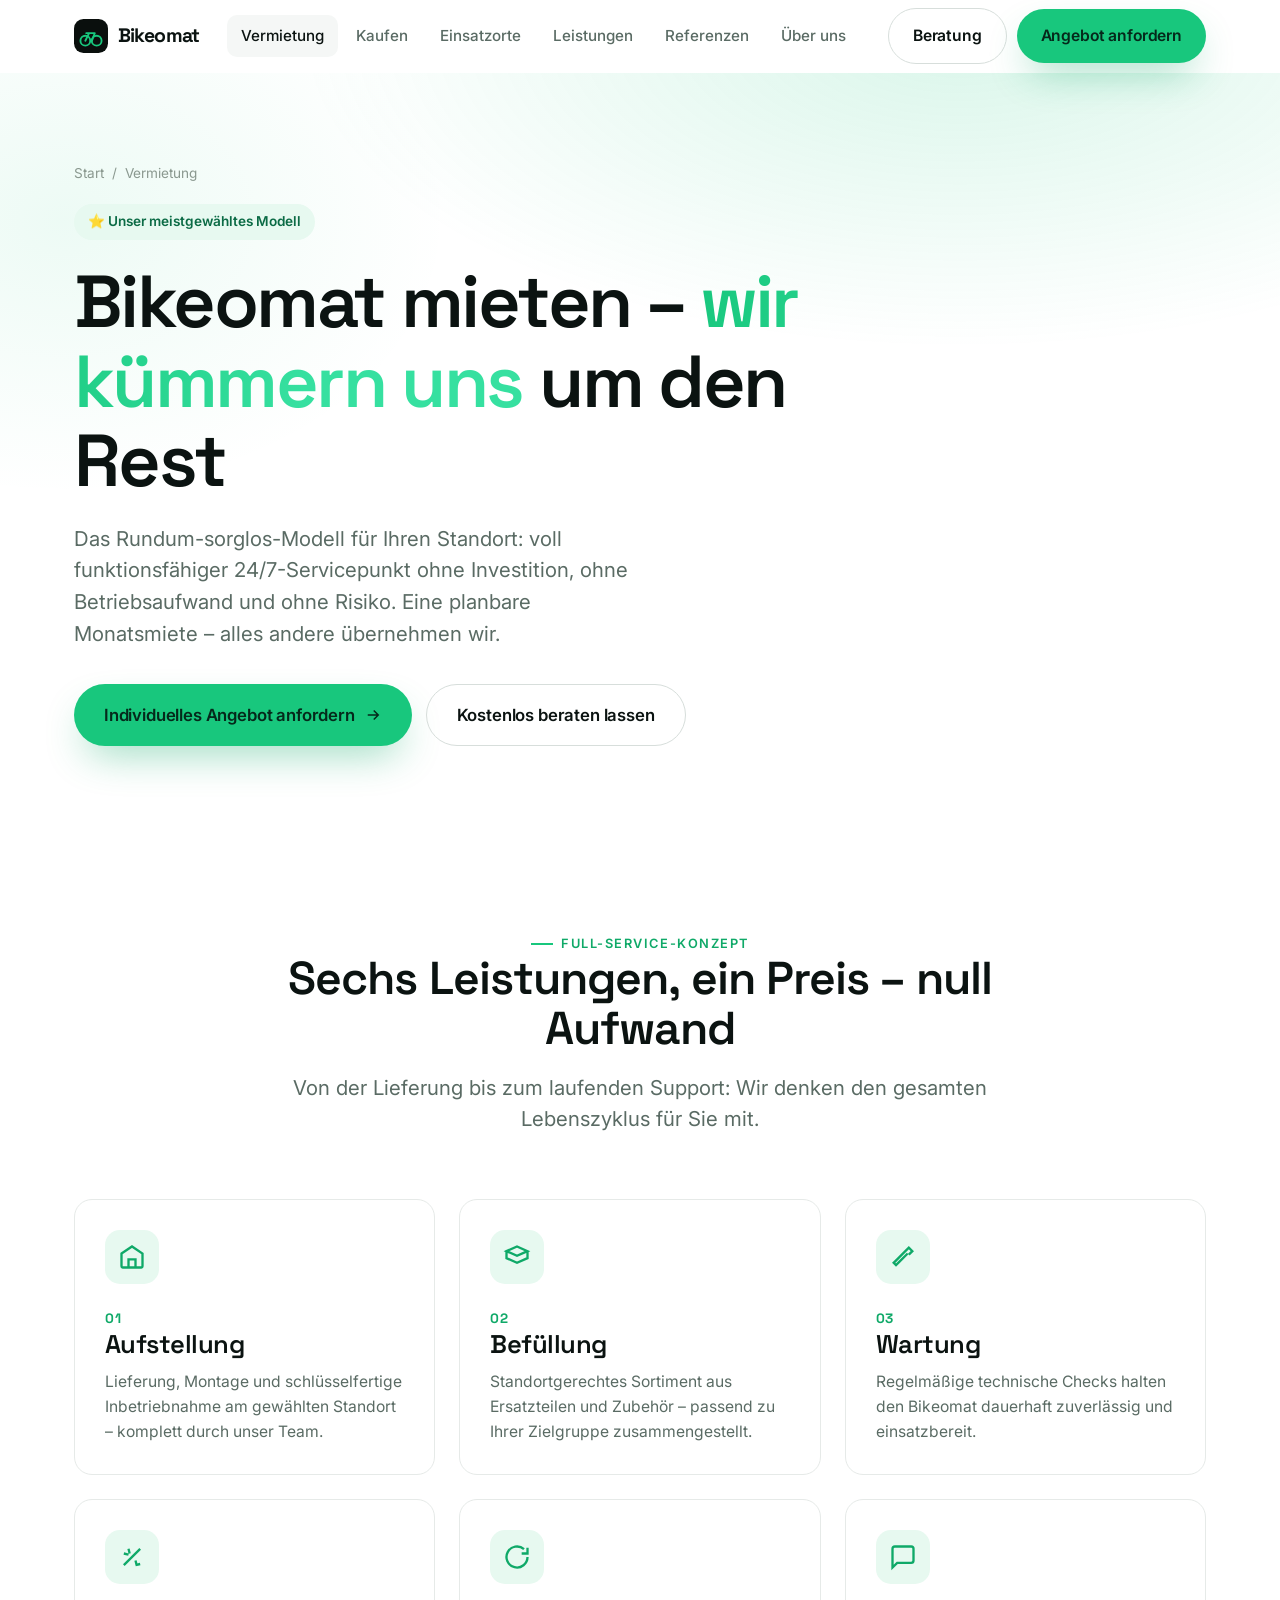
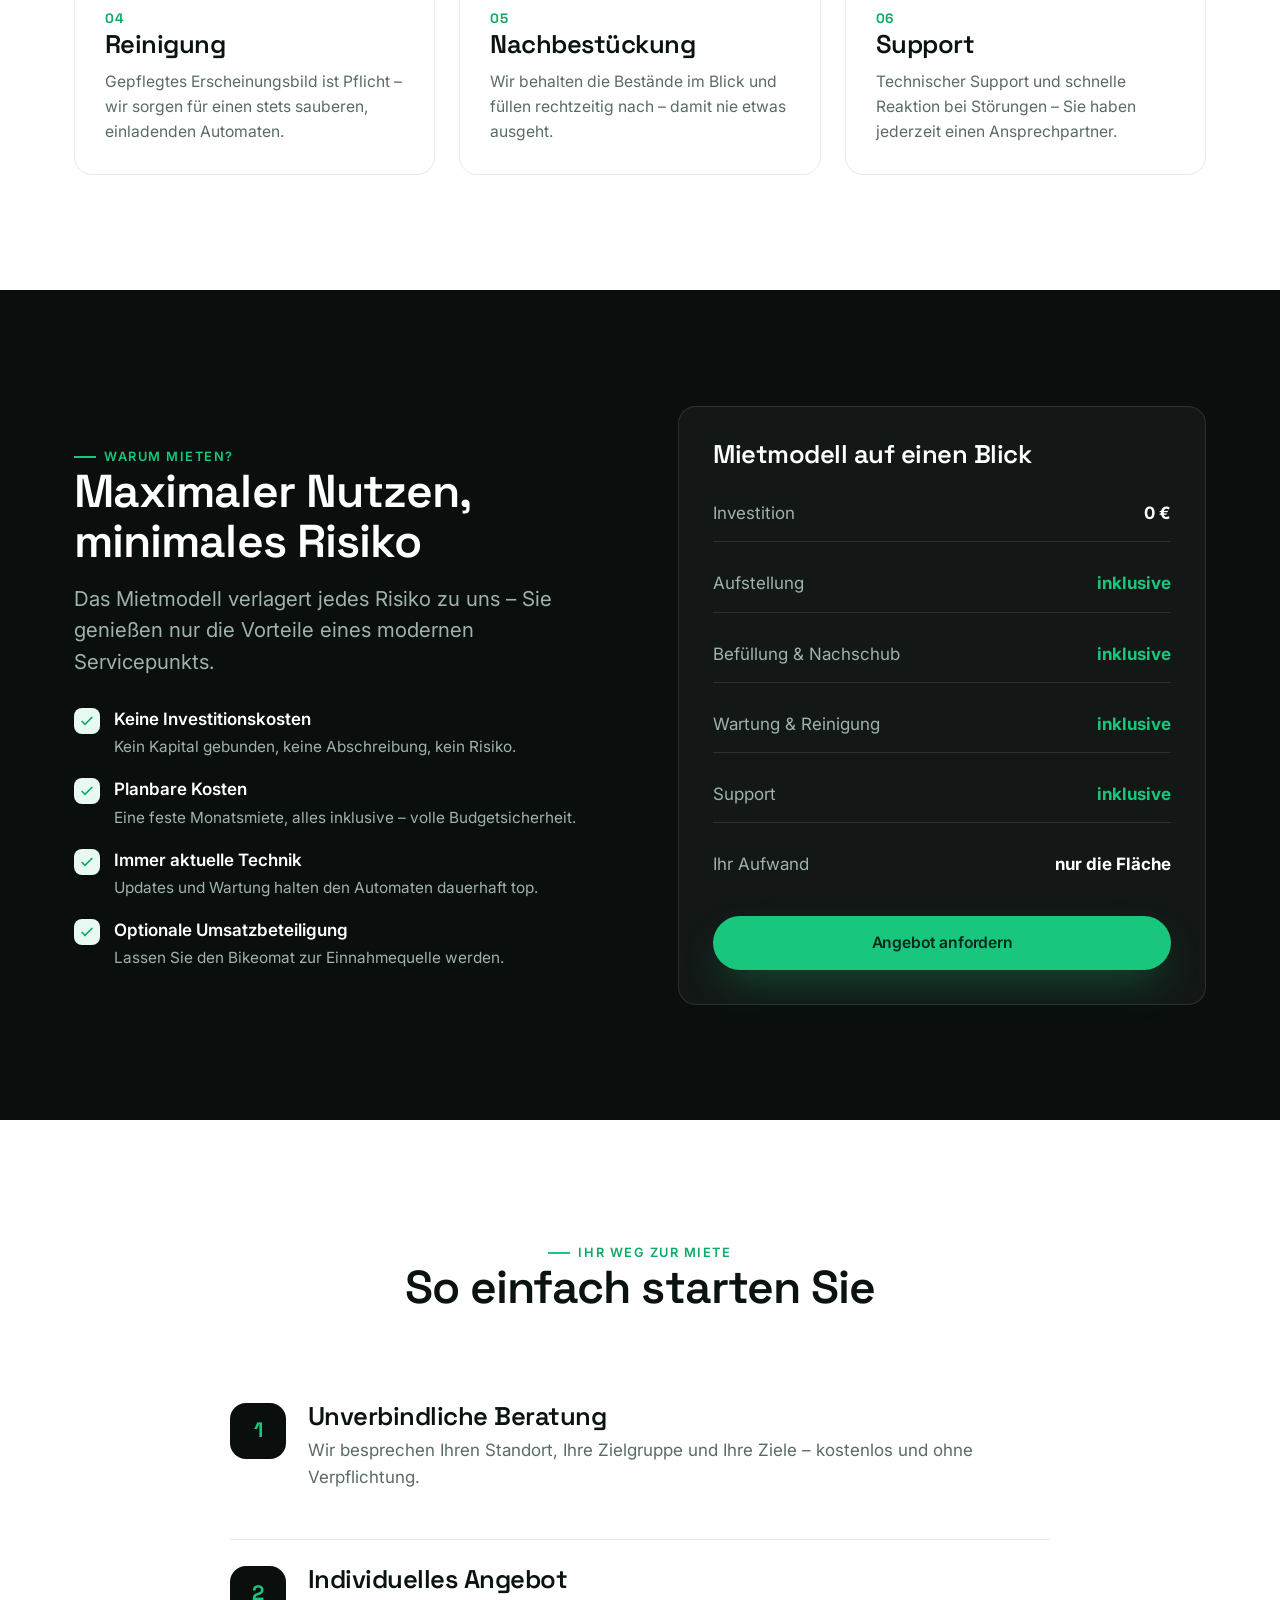
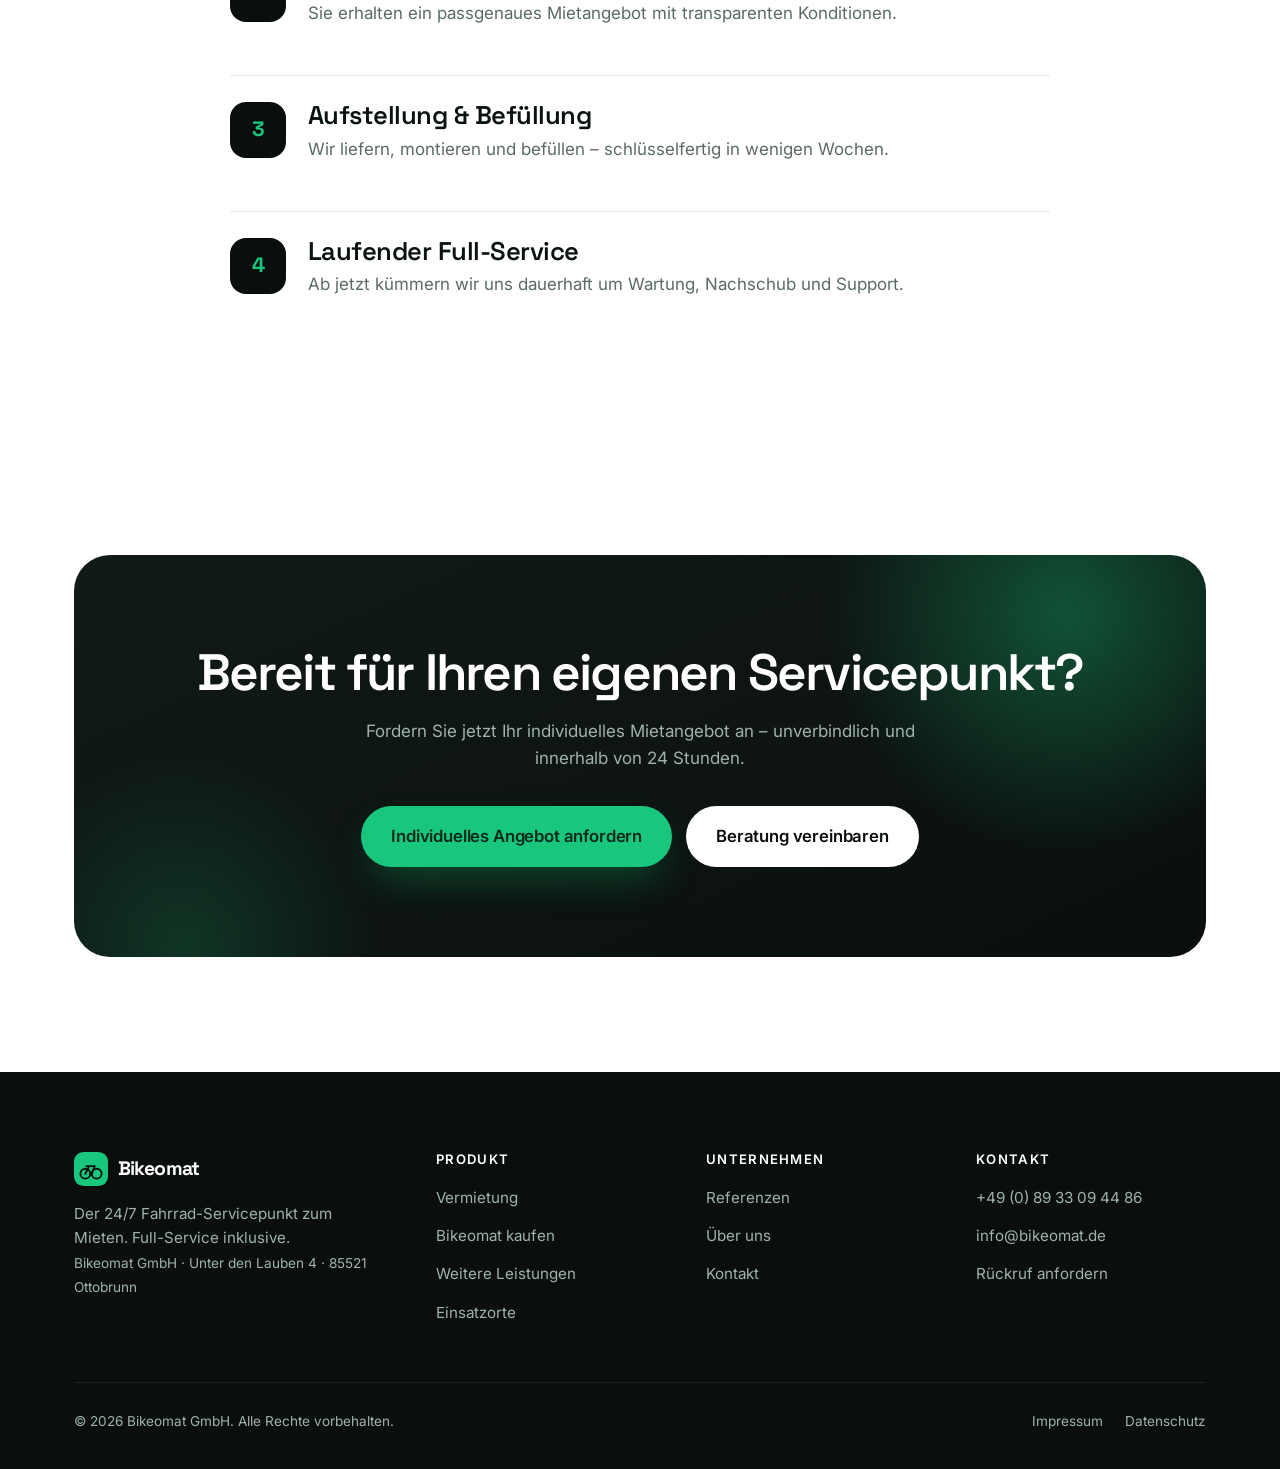
<file: vermietung.html>
<!DOCTYPE html>
<html lang="de">
<head>
<meta charset="UTF-8">
<meta name="viewport" content="width=device-width, initial-scale=1">
<title>Bikeomat mieten – Full-Service Fahrradautomat ohne Investition</title>
<meta name="description" content="Bikeomat mieten als Rundum-sorglos-Lösung: Aufstellung, Befüllung, Wartung, Reinigung, Nachbestückung & Support inklusive. Keine Investition, planbare Monatsmiete. Jetzt individuelles Angebot anfordern.">
<meta name="keywords" content="Fahrradautomat mieten, Fahrrad Service Station mieten, Fahrrad Reparaturstation, E-Bike Servicestation, Fahrradstation Kommune, Full-Service Fahrradautomat">
<link rel="canonical" href="https://www.bikeomat.de/vermietung">
<meta property="og:title" content="Bikeomat mieten – wir kümmern uns um den Rest">
<meta property="og:description" content="Full-Service-Mietmodell ohne Investition: Aufstellung, Befüllung, Wartung & Support inklusive.">
<meta name="theme-color" content="#0A0F0D">
<link rel="preconnect" href="https://fonts.googleapis.com"><link rel="preconnect" href="https://fonts.gstatic.com" crossorigin>
<link href="https://fonts.googleapis.com/css2?family=Inter:wght@400;500;600;700&family=Space+Grotesk:wght@500;600;700&display=swap" rel="stylesheet">
<link rel="stylesheet" href="assets/styles.css">
</head>
<body>

<header class="header">
  <div class="container header-inner">
    <a href="index.html" class="brand"><svg class="logo-mark" viewBox="0 0 36 36" fill="none"><rect width="36" height="36" rx="10" fill="#0A0F0D"/><circle cx="12" cy="23" r="5.2" stroke="#18C77D" stroke-width="2"/><circle cx="24" cy="23" r="5.2" stroke="#18C77D" stroke-width="2"/><path d="M12 23l4-8h6l-3 8M16 15h-3" stroke="#18C77D" stroke-width="2" stroke-linecap="round" stroke-linejoin="round"/></svg>Bikeomat</a>
    <nav class="nav"><a href="vermietung.html" class="active">Vermietung</a><a href="kaufen.html">Kaufen</a><a href="einsatzorte.html">Einsatzorte</a><a href="leistungen.html">Leistungen</a><a href="referenzen.html">Referenzen</a><a href="ueber-uns.html">Über uns</a></nav>
    <div class="header-cta">
      <a href="kontakt.html" class="btn btn-ghost">Beratung</a>
      <a href="kontakt.html#angebot" class="btn btn-primary">Angebot anfordern</a>
      <button class="menu-toggle" aria-label="Menü" aria-expanded="false"><svg viewBox="0 0 24 24" fill="none" stroke="currentColor" stroke-width="2" stroke-linecap="round"><path d="M3 6h18M3 12h18M3 18h18"/></svg></button>
    </div>
  </div>
</header>
<div class="mobile-nav"><a href="vermietung.html">Vermietung</a><a href="kaufen.html">Kaufen</a><a href="einsatzorte.html">Einsatzorte</a><a href="leistungen.html">Leistungen</a><a href="referenzen.html">Referenzen</a><a href="ueber-uns.html">Über uns</a><a href="kontakt.html">Kontakt</a><div class="mobile-cta"><a href="kontakt.html#angebot" class="btn btn-primary btn-block">Angebot anfordern</a><a href="kontakt.html" class="btn btn-ghost btn-block">Beratung</a></div></div>

<!-- PAGE HERO -->
<section class="page-hero hero">
  <div class="hero-bg"></div>
  <div class="container">
    <div class="breadcrumb"><a href="index.html">Start</a> / <span>Vermietung</span></div>
    <div style="max-width:760px">
      <span class="pill" style="margin-bottom:22px">⭐ Unser meistgewähltes Modell</span>
      <h1 class="h-display">Bikeomat mieten – <span class="text-grad">wir kümmern uns</span> um den Rest</h1>
      <p class="lead" style="margin-top:20px">Das Rundum-sorglos-Modell für Ihren Standort: voll funktionsfähiger 24/7-Servicepunkt ohne Investition, ohne Betriebsaufwand und ohne Risiko. Eine planbare Monatsmiete – alles andere übernehmen wir.</p>
      <div class="hero-cta">
        <a href="kontakt.html#angebot" class="btn btn-primary btn-lg">Individuelles Angebot anfordern <svg viewBox="0 0 24 24" fill="none" stroke="currentColor" stroke-width="2"><path d="M5 12h14M13 6l6 6-6 6"/></svg></a>
        <a href="kontakt.html" class="btn btn-ghost btn-lg">Kostenlos beraten lassen</a>
      </div>
    </div>
  </div>
</section>

<!-- FULL-SERVICE 6 -->
<section class="section">
  <div class="container">
    <div class="section-head center reveal mx-auto">
      <span class="eyebrow">Full-Service-Konzept</span>
      <h2>Sechs Leistungen, ein Preis – null Aufwand</h2>
      <p class="lead">Von der Lieferung bis zum laufenden Support: Wir denken den gesamten Lebenszyklus für Sie mit.</p>
    </div>
    <div class="grid cols-3">
      <div class="card feature reveal"><div class="f-ico"><svg viewBox="0 0 24 24" fill="none" stroke="currentColor" stroke-width="2"><path d="M3 9l9-6 9 6v11a1 1 0 01-1 1H4a1 1 0 01-1-1z"/><path d="M9 21v-7h6v7"/></svg></div><span class="f-num">01</span><h3>Aufstellung</h3><p>Lieferung, Montage und schlüsselfertige Inbetriebnahme am gewählten Standort – komplett durch unser Team.</p></div>
      <div class="card feature reveal" data-d="1"><div class="f-ico"><svg viewBox="0 0 24 24" fill="none" stroke="currentColor" stroke-width="2"><path d="M3 7l9-4 9 4-9 4-9-4zM3 7v6l9 4 9-4V7"/></svg></div><span class="f-num">02</span><h3>Befüllung</h3><p>Standortgerechtes Sortiment aus Ersatzteilen und Zubehör – passend zu Ihrer Zielgruppe zusammengestellt.</p></div>
      <div class="card feature reveal" data-d="2"><div class="f-ico"><svg viewBox="0 0 24 24" fill="none" stroke="currentColor" stroke-width="2"><path d="M14 7l3-3 3 3-3 3M14 7l-7 7-3 3 2 2 3-3 7-7"/></svg></div><span class="f-num">03</span><h3>Wartung</h3><p>Regelmäßige technische Checks halten den Bikeomat dauerhaft zuverlässig und einsatzbereit.</p></div>
      <div class="card feature reveal"><div class="f-ico"><svg viewBox="0 0 24 24" fill="none" stroke="currentColor" stroke-width="2"><path d="M19 5L5 19M9 5l1 4M5 9l4 1M15 15l1 4M15 19l4-1"/></svg></div><span class="f-num">04</span><h3>Reinigung</h3><p>Gepflegtes Erscheinungsbild ist Pflicht – wir sorgen für einen stets sauberen, einladenden Automaten.</p></div>
      <div class="card feature reveal" data-d="1"><div class="f-ico"><svg viewBox="0 0 24 24" fill="none" stroke="currentColor" stroke-width="2"><path d="M21 12a9 9 0 11-3-6.7M21 4v5h-5"/></svg></div><span class="f-num">05</span><h3>Nachbestückung</h3><p>Wir behalten die Bestände im Blick und füllen rechtzeitig nach – damit nie etwas ausgeht.</p></div>
      <div class="card feature reveal" data-d="2"><div class="f-ico"><svg viewBox="0 0 24 24" fill="none" stroke="currentColor" stroke-width="2"><path d="M21 15a2 2 0 01-2 2H7l-4 4V5a2 2 0 012-2h14a2 2 0 012 2z"/></svg></div><span class="f-num">06</span><h3>Support</h3><p>Technischer Support und schnelle Reaktion bei Störungen – Sie haben jederzeit einen Ansprechpartner.</p></div>
    </div>
  </div>
</section>

<!-- WARUM MIETEN -->
<section class="section bg-ink">
  <div class="container split">
    <div class="reveal">
      <span class="eyebrow" style="color:var(--green)">Warum mieten?</span>
      <h2>Maximaler Nutzen, minimales Risiko</h2>
      <p class="lead" style="margin-top:16px">Das Mietmodell verlagert jedes Risiko zu uns – Sie genießen nur die Vorteile eines modernen Servicepunkts.</p>
      <ul class="checklist" style="margin-top:28px">
        <li><span class="ck"><svg viewBox="0 0 24 24" fill="none" stroke="currentColor" stroke-width="2.5"><path d="M20 6L9 17l-5-5"/></svg></span><div><strong style="color:#fff">Keine Investitionskosten</strong><span style="color:var(--on-dark-muted)">Kein Kapital gebunden, keine Abschreibung, kein Risiko.</span></div></li>
        <li><span class="ck"><svg viewBox="0 0 24 24" fill="none" stroke="currentColor" stroke-width="2.5"><path d="M20 6L9 17l-5-5"/></svg></span><div><strong style="color:#fff">Planbare Kosten</strong><span style="color:var(--on-dark-muted)">Eine feste Monatsmiete, alles inklusive – volle Budgetsicherheit.</span></div></li>
        <li><span class="ck"><svg viewBox="0 0 24 24" fill="none" stroke="currentColor" stroke-width="2.5"><path d="M20 6L9 17l-5-5"/></svg></span><div><strong style="color:#fff">Immer aktuelle Technik</strong><span style="color:var(--on-dark-muted)">Updates und Wartung halten den Automaten dauerhaft top.</span></div></li>
        <li><span class="ck"><svg viewBox="0 0 24 24" fill="none" stroke="currentColor" stroke-width="2.5"><path d="M20 6L9 17l-5-5"/></svg></span><div><strong style="color:#fff">Optionale Umsatzbeteiligung</strong><span style="color:var(--on-dark-muted)">Lassen Sie den Bikeomat zur Einnahmequelle werden.</span></div></li>
      </ul>
    </div>
    <div class="reveal" data-d="1">
      <div class="card" style="background:rgba(255,255,255,.04);border-color:rgba(255,255,255,.1);padding:34px">
        <h3 style="color:#fff;margin-bottom:18px">Mietmodell auf einen Blick</h3>
        <div class="grid" style="gap:14px">
          <div style="display:flex;justify-content:space-between;padding:14px 0;border-bottom:1px solid rgba(255,255,255,.1)"><span style="color:var(--on-dark-muted)">Investition</span><strong style="color:#fff">0 €</strong></div>
          <div style="display:flex;justify-content:space-between;padding:14px 0;border-bottom:1px solid rgba(255,255,255,.1)"><span style="color:var(--on-dark-muted)">Aufstellung</span><strong style="color:var(--green)">inklusive</strong></div>
          <div style="display:flex;justify-content:space-between;padding:14px 0;border-bottom:1px solid rgba(255,255,255,.1)"><span style="color:var(--on-dark-muted)">Befüllung & Nachschub</span><strong style="color:var(--green)">inklusive</strong></div>
          <div style="display:flex;justify-content:space-between;padding:14px 0;border-bottom:1px solid rgba(255,255,255,.1)"><span style="color:var(--on-dark-muted)">Wartung & Reinigung</span><strong style="color:var(--green)">inklusive</strong></div>
          <div style="display:flex;justify-content:space-between;padding:14px 0;border-bottom:1px solid rgba(255,255,255,.1)"><span style="color:var(--on-dark-muted)">Support</span><strong style="color:var(--green)">inklusive</strong></div>
          <div style="display:flex;justify-content:space-between;padding:14px 0"><span style="color:var(--on-dark-muted)">Ihr Aufwand</span><strong style="color:#fff">nur die Fläche</strong></div>
        </div>
        <a href="kontakt.html#angebot" class="btn btn-primary btn-block" style="margin-top:24px">Angebot anfordern</a>
      </div>
    </div>
  </div>
</section>

<!-- PROZESS -->
<section class="section">
  <div class="container">
    <div class="section-head center reveal mx-auto"><span class="eyebrow">Ihr Weg zur Miete</span><h2>So einfach starten Sie</h2></div>
    <div class="steps reveal" style="max-width:820px;margin-inline:auto">
      <div class="step"><div class="step-num">1</div><div><h3>Unverbindliche Beratung</h3><p>Wir besprechen Ihren Standort, Ihre Zielgruppe und Ihre Ziele – kostenlos und ohne Verpflichtung.</p></div></div>
      <div class="step"><div class="step-num">2</div><div><h3>Individuelles Angebot</h3><p>Sie erhalten ein passgenaues Mietangebot mit transparenten Konditionen.</p></div></div>
      <div class="step"><div class="step-num">3</div><div><h3>Aufstellung & Befüllung</h3><p>Wir liefern, montieren und befüllen – schlüsselfertig in wenigen Wochen.</p></div></div>
      <div class="step"><div class="step-num">4</div><div><h3>Laufender Full-Service</h3><p>Ab jetzt kümmern wir uns dauerhaft um Wartung, Nachschub und Support.</p></div></div>
    </div>
  </div>
</section>

<!-- CTA -->
<section class="section">
  <div class="container"><div class="cta-band reveal">
    <h2 class="h-display" style="font-size:clamp(2rem,4.5vw,3.2rem)">Bereit für Ihren eigenen Servicepunkt?</h2>
    <p>Fordern Sie jetzt Ihr individuelles Mietangebot an – unverbindlich und innerhalb von 24 Stunden.</p>
    <div class="hero-cta"><a href="kontakt.html#angebot" class="btn btn-primary btn-lg">Individuelles Angebot anfordern</a><a href="kontakt.html" class="btn btn-light btn-lg">Beratung vereinbaren</a></div>
  </div></div>
</section>

<footer class="footer"><div class="container">
  <div class="footer-top">
    <div><a href="index.html" class="brand"><svg class="logo-mark" viewBox="0 0 36 36" fill="none"><rect width="36" height="36" rx="10" fill="#18C77D"/><circle cx="12" cy="23" r="5.2" stroke="#0A0F0D" stroke-width="2"/><circle cx="24" cy="23" r="5.2" stroke="#0A0F0D" stroke-width="2"/><path d="M12 23l4-8h6l-3 8M16 15h-3" stroke="#0A0F0D" stroke-width="2" stroke-linecap="round" stroke-linejoin="round"/></svg>Bikeomat</a><p class="footer-about">Der 24/7 Fahrrad-Servicepunkt zum Mieten. Full-Service inklusive.<br><span style="font-size:.85rem">Bikeomat GmbH · Unter den Lauben 4 · 85521 Ottobrunn</span></p></div>
    <div><h4>Produkt</h4><ul><li><a href="vermietung.html">Vermietung</a></li><li><a href="kaufen.html">Bikeomat kaufen</a></li><li><a href="leistungen.html">Weitere Leistungen</a></li><li><a href="einsatzorte.html">Einsatzorte</a></li></ul></div>
    <div><h4>Unternehmen</h4><ul><li><a href="referenzen.html">Referenzen</a></li><li><a href="ueber-uns.html">Über uns</a></li><li><a href="kontakt.html">Kontakt</a></li></ul></div>
    <div><h4>Kontakt</h4><ul><li><a href="tel:+498933094486">+49 (0) 89 33 09 44 86</a></li><li><a href="mailto:info@bikeomat.de">info@bikeomat.de</a></li><li><a href="kontakt.html#rueckruf">Rückruf anfordern</a></li></ul></div>
  </div>
  <div class="footer-bottom"><span>© <span data-year>2026</span> Bikeomat GmbH. Alle Rechte vorbehalten.</span><div class="fb-links"><a href="impressum.html">Impressum</a><a href="datenschutz.html">Datenschutz</a></div></div>
</div></footer>
<div class="sticky-cta"><a href="kontakt.html" class="btn btn-ghost">Beratung</a><a href="kontakt.html#angebot" class="btn btn-primary">Angebot anfordern</a></div>
<script src="assets/main.js"></script>
</body>
</html>
</file>
<file: assets/styles.css>
/* =====================================================================
   BIKEOMAT — Design System
   Stil: Apple / Tesla / Stripe / Linear / Notion
   Dunkle Akzente + Fahrrad-Grün, viel Weißraum, große Typografie
   ===================================================================== */

/* ---------- Design Tokens ---------- */
:root {
  /* Brand */
  --green:        #18C77D;
  --green-strong: #0FA968;
  --green-dark:   #0B6B45;
  --green-soft:   #E7F9F0;
  --green-glow:   rgba(24, 199, 125, .35);

  /* Ink / Dark accents (leicht grün-getöntes Schwarz) */
  --ink:    #0A0F0D;
  --ink-2:  #111A16;
  --ink-3:  #1A2620;

  /* Neutrals */
  --paper:  #FFFFFF;
  --mist:   #F5F7F6;
  --mist-2: #EEF2F0;
  --line:   #E6EAE8;
  --line-2: #D7DEDB;

  /* Text */
  --text:   #0B1311;
  --muted:  #5A6B64;
  --muted-2:#8A988F;
  --on-dark:#EAF2EE;
  --on-dark-muted: #9FB3AA;

  /* Type */
  --font-display: "Space Grotesk", -apple-system, BlinkMacSystemFont, "Segoe UI", sans-serif;
  --font-body: "Inter", -apple-system, BlinkMacSystemFont, "Segoe UI", Roboto, sans-serif;

  /* Spacing / radii / shadow */
  --radius:   18px;
  --radius-sm:12px;
  --radius-lg:28px;
  --shadow-sm: 0 1px 2px rgba(10,15,13,.06), 0 4px 12px rgba(10,15,13,.05);
  --shadow:    0 8px 30px rgba(10,15,13,.08);
  --shadow-lg: 0 30px 70px -20px rgba(10,15,13,.30);
  --shadow-green: 0 18px 40px -12px rgba(15,169,104,.45);

  --container: 1180px;
  --header-h: 72px;
  --ease: cubic-bezier(.22,.61,.36,1);
}

/* ---------- Reset ---------- */
*,*::before,*::after { box-sizing: border-box; }
* { margin: 0; }
html { scroll-behavior: smooth; -webkit-text-size-adjust: 100%; }
body {
  font-family: var(--font-body);
  color: var(--text);
  background: var(--paper);
  line-height: 1.6;
  font-size: 17px;
  -webkit-font-smoothing: antialiased;
  text-rendering: optimizeLegibility;
  overflow-x: hidden;
}
img,svg,video { display:block; max-width:100%; }
a { color: inherit; text-decoration: none; }
button { font-family: inherit; cursor: pointer; border: none; background: none; }
ul { list-style: none; padding: 0; }

/* ---------- Typography ---------- */
h1,h2,h3,h4 { font-family: var(--font-display); font-weight: 600; line-height: 1.08; letter-spacing: -.02em; color: var(--text); }
.h-display { font-size: clamp(2.6rem, 6vw, 4.6rem); font-weight: 600; letter-spacing: -.035em; }
h1 { font-size: clamp(2.3rem, 5vw, 3.6rem); }
h2 { font-size: clamp(1.9rem, 3.6vw, 2.9rem); }
h3 { font-size: clamp(1.25rem, 2vw, 1.6rem); }
.lead { font-size: clamp(1.1rem, 1.6vw, 1.35rem); color: var(--muted); line-height: 1.55; }
.eyebrow {
  display:inline-flex; align-items:center; gap:.5rem;
  font-family: var(--font-body); font-weight:600; font-size:.8rem;
  letter-spacing:.12em; text-transform:uppercase; color: var(--green-strong);
}
.eyebrow::before { content:""; width:22px; height:1.5px; background: var(--green); display:inline-block; }
.text-grad { background: linear-gradient(100deg,var(--green) 0%, #36E0A0 60%); -webkit-background-clip:text; background-clip:text; color:transparent; }

/* ---------- Layout ---------- */
.container { width:100%; max-width: var(--container); margin-inline:auto; padding-inline: 24px; }
.section { padding: clamp(64px, 9vw, 130px) 0; }
.section-sm { padding: clamp(48px,6vw,80px) 0; }
.center { text-align:center; }
.mx-auto { margin-inline:auto; }
.maxw-720 { max-width: 720px; }
.maxw-620 { max-width: 620px; }
.grid { display:grid; gap: 24px; }
.cols-2 { grid-template-columns: repeat(2,1fr); }
.cols-3 { grid-template-columns: repeat(3,1fr); }
.cols-4 { grid-template-columns: repeat(4,1fr); }
.section-head { max-width: 720px; margin-bottom: clamp(40px,5vw,64px); }
.section-head.center { margin-inline:auto; }
.section-head .lead { margin-top: 18px; }

/* ---------- Buttons ---------- */
.btn {
  display:inline-flex; align-items:center; justify-content:center; gap:.55rem;
  font-weight:600; font-size:.98rem; letter-spacing:-.01em;
  padding: 14px 24px; border-radius: 999px; transition: transform .25s var(--ease), box-shadow .25s var(--ease), background .2s, color .2s;
  white-space:nowrap; cursor:pointer;
}
.btn svg { width:18px; height:18px; }
.btn-primary { background: var(--green); color:#05291B; box-shadow: var(--shadow-green); }
.btn-primary:hover { transform: translateY(-2px); box-shadow: 0 22px 48px -12px rgba(15,169,104,.6); }
.btn-dark { background: var(--ink); color: var(--on-dark); }
.btn-dark:hover { transform: translateY(-2px); background:#05291B; }
.btn-ghost { background: transparent; color: var(--text); border:1.5px solid var(--line-2); }
.btn-ghost:hover { border-color: var(--ink); transform: translateY(-2px); }
.btn-light { background:#fff; color: var(--ink); }
.btn-light:hover { transform: translateY(-2px); box-shadow: var(--shadow); }
.btn-lg { padding: 17px 30px; font-size: 1.05rem; }
.btn-block { width:100%; }
.link-arrow { display:inline-flex; align-items:center; gap:.4rem; font-weight:600; color: var(--green-strong); }
.link-arrow svg { transition: transform .25s var(--ease); }
.link-arrow:hover svg { transform: translateX(4px); }

/* ---------- Header ---------- */
.header {
  position: sticky; top:0; z-index: 100;
  background: rgba(255,255,255,.72); backdrop-filter: blur(16px) saturate(1.4);
  border-bottom: 1px solid transparent; transition: border-color .3s, background .3s, box-shadow .3s;
}
.header.scrolled { border-color: var(--line); box-shadow: 0 1px 0 rgba(10,15,13,.04); }
.header-inner { height: var(--header-h); display:flex; align-items:center; justify-content:space-between; gap: 24px; }
.brand { display:flex; align-items:center; gap:.6rem; font-family:var(--font-display); font-weight:700; font-size:1.22rem; letter-spacing:-.03em; }
.brand .logo-mark { width:34px; height:34px; }
.nav { display:flex; align-items:center; gap: 4px; }
.nav a { padding: 9px 14px; border-radius: 10px; font-weight:500; font-size:.95rem; color: var(--muted); transition: color .2s, background .2s; }
.nav a:hover, .nav a.active { color: var(--text); background: var(--mist); }
.header-cta { display:flex; align-items:center; gap: 10px; }
.menu-toggle { display:none; width:44px; height:44px; border-radius:12px; align-items:center; justify-content:center; }
.menu-toggle svg { width:24px; height:24px; }

/* Mobile nav */
.mobile-nav {
  position: fixed; inset: var(--header-h) 0 0 0; background:#fff; z-index:99;
  transform: translateX(100%); transition: transform .4s var(--ease); padding: 24px; overflow-y:auto;
  display:flex; flex-direction:column;
}
.mobile-nav.open { transform: translateX(0); }
.mobile-nav a { padding: 16px 8px; font-size:1.3rem; font-family:var(--font-display); font-weight:600; border-bottom:1px solid var(--line); }
.mobile-nav .mobile-cta { margin-top: auto; padding-top: 24px; display:grid; gap:12px; }

/* ---------- Hero ---------- */
.hero { position: relative; overflow:hidden; padding-top: clamp(40px,6vw,80px); padding-bottom: clamp(60px,8vw,110px); }
.hero-bg { position:absolute; inset:0; z-index:-1; background:
  radial-gradient(1100px 520px at 75% -5%, rgba(24,199,125,.16), transparent 60%),
  radial-gradient(700px 500px at 5% 20%, rgba(24,199,125,.08), transparent 55%); }
.hero-grid { display:grid; grid-template-columns: 1.05fr .95fr; gap: 56px; align-items:center; }
.hero-grid > * { min-width: 0; }
.hero h1 { margin-bottom: 22px; }
.hero .lead { max-width: 560px; }
.hero-cta { display:flex; flex-wrap:wrap; gap: 14px; margin-top: 34px; }
.hero-trust { display:flex; flex-wrap:wrap; gap: 22px 34px; margin-top: 40px; }
.hero-trust .t-item { display:flex; align-items:center; gap:.55rem; font-size:.92rem; color: var(--muted); font-weight:500; }
.hero-trust .t-item svg { width:20px; height:20px; color: var(--green-strong); flex:none; }

/* Hero visual (CSS automat illustration) */
.hero-visual { position: relative; }
.device {
  position: relative; border-radius: var(--radius-lg); padding: 22px;
  background: linear-gradient(160deg, var(--ink-2), var(--ink)); box-shadow: var(--shadow-lg);
  border: 1px solid rgba(255,255,255,.06);
}
.device-screen {
  border-radius: 16px; background: linear-gradient(170deg,#0E1B15,#0a120e);
  border:1px solid rgba(255,255,255,.07); padding: 20px; min-height: 340px; position:relative; overflow:hidden;
}
.device-screen::before { content:""; position:absolute; inset:0; background: radial-gradient(400px 200px at 50% 0%, rgba(24,199,125,.18), transparent 70%); }
.screen-head { display:flex; align-items:center; justify-content:space-between; color:var(--on-dark); position:relative; }
.screen-badge { display:inline-flex; align-items:center; gap:.4rem; font-size:.72rem; font-weight:600; color:var(--green); background: rgba(24,199,125,.12); padding:5px 10px; border-radius:999px; }
.screen-grid { display:grid; grid-template-columns: repeat(3,1fr); gap:12px; margin-top:18px; position:relative; }
.screen-tile { background: rgba(255,255,255,.04); border:1px solid rgba(255,255,255,.07); border-radius:12px; padding:14px 10px; text-align:center; color:var(--on-dark-muted); }
.screen-tile svg { width:26px; height:26px; margin:0 auto 8px; color:var(--green); }
.screen-tile span { font-size:.72rem; font-weight:500; display:block; }
.device-foot { display:flex; align-items:center; justify-content:space-between; margin-top:16px; color:var(--on-dark-muted); font-size:.78rem; }
.float-card {
  position:absolute; background:#fff; border-radius:16px; box-shadow: var(--shadow-lg); padding:14px 16px;
  display:flex; align-items:center; gap:12px; font-weight:600; font-size:.9rem;
}
.float-card .fc-ico { width:40px; height:40px; border-radius:11px; background:var(--green-soft); color:var(--green-strong); display:grid; place-items:center; flex:none; }
.float-card .fc-ico svg { width:22px; height:22px; }
.float-card small { display:block; font-weight:500; color:var(--muted); font-size:.78rem; }
.fc-1 { top: -22px; left: -34px; animation: floaty 6s ease-in-out infinite; }
.fc-2 { bottom: -26px; right: -30px; animation: floaty 6s ease-in-out infinite .8s; }
@keyframes floaty { 0%,100%{ transform: translateY(0);} 50%{ transform: translateY(-10px);} }

/* ---------- Logos / trust strip ---------- */
.trust-strip { padding: 40px 0; border-top:1px solid var(--line); border-bottom:1px solid var(--line); background: var(--mist); }
.trust-strip p { text-align:center; color: var(--muted-2); font-weight:600; font-size:.8rem; letter-spacing:.1em; text-transform:uppercase; margin-bottom:22px; }
.logo-row { display:flex; flex-wrap:wrap; align-items:center; justify-content:center; gap: 18px 44px; }
.logo-row .lg { font-family:var(--font-display); font-weight:700; font-size:1.1rem; color: var(--muted-2); opacity:.8; display:flex; align-items:center; gap:.4rem; }

/* ---------- Cards / features ---------- */
.card {
  background:#fff; border:1px solid var(--line); border-radius: var(--radius); padding: 30px;
  transition: transform .3s var(--ease), box-shadow .3s var(--ease), border-color .3s;
}
.card:hover { transform: translateY(-4px); box-shadow: var(--shadow); border-color: var(--line-2); }
.feature .f-ico {
  width:54px; height:54px; border-radius:15px; display:grid; place-items:center; margin-bottom:20px;
  background: var(--green-soft); color: var(--green-strong);
}
.feature .f-ico svg { width:28px; height:28px; }
.feature h3 { margin-bottom:10px; }
.feature p { color: var(--muted); font-size:.98rem; }
.feature .f-num { font-family:var(--font-display); font-weight:700; font-size:.85rem; color:var(--green-strong); letter-spacing:.05em; }

/* Big benefit cards (Warum Bikeomat) */
.benefit { position:relative; padding: 34px; border-radius: var(--radius-lg); overflow:hidden; }
.benefit-dark { background: linear-gradient(165deg,var(--ink-2),var(--ink)); color:var(--on-dark); }
.benefit-dark h3 { color:#fff; }
.benefit-dark p { color: var(--on-dark-muted); }
.benefit-dark .f-ico { background: rgba(24,199,125,.14); color: var(--green); }
.benefit-glow::after { content:""; position:absolute; width:240px; height:240px; right:-60px; top:-60px; border-radius:50%; background: radial-gradient(circle,var(--green-glow),transparent 70%); }

/* ---------- Split / showcase ---------- */
.split { display:grid; grid-template-columns: 1fr 1fr; gap: clamp(40px,6vw,80px); align-items:center; }
.split.reverse .split-media { order:2; }
.split-media {
  border-radius: var(--radius-lg); overflow:hidden; box-shadow: var(--shadow-lg);
  background: linear-gradient(160deg,var(--ink-2),var(--ink)); min-height: 420px; position:relative;
  display:grid; place-items:center; color:var(--on-dark);
}
.checklist { display:grid; gap: 16px; margin-top: 28px; }
.checklist li { display:flex; gap: 14px; align-items:flex-start; }
.checklist .ck {
  width:26px; height:26px; border-radius:8px; background:var(--green-soft); color:var(--green-strong);
  display:grid; place-items:center; flex:none; margin-top:2px;
}
.checklist .ck svg { width:16px; height:16px; }
.checklist strong { display:block; font-weight:600; }
.checklist span { color: var(--muted); font-size:.96rem; }

/* ---------- Steps / process ---------- */
.steps { display:grid; gap: 22px; counter-reset: step; }
.step { display:grid; grid-template-columns: auto 1fr; gap: 22px; align-items:start; padding: 26px 0; border-top:1px solid var(--line); }
.step:first-child { border-top:none; }
.step-num {
  width:56px; height:56px; border-radius:16px; background: var(--ink); color: var(--green);
  display:grid; place-items:center; font-family:var(--font-display); font-weight:700; font-size:1.3rem; flex:none;
}
.step h3 { margin-bottom:6px; }
.step p { color: var(--muted); }

/* ---------- Stats ---------- */
.stats { display:grid; grid-template-columns: repeat(4,1fr); gap: 24px; }
.stat { text-align:center; }
.stat .num { font-family:var(--font-display); font-weight:700; font-size: clamp(2.4rem,4vw,3.4rem); letter-spacing:-.04em; line-height:1; }
.stat .num .text-grad { display:inline; }
.stat .lab { margin-top:10px; color: var(--muted); font-weight:500; font-size:.95rem; }

/* ---------- Tabs (Einsatzorte) ---------- */
.tabs { display:flex; flex-wrap:wrap; gap: 10px; justify-content:center; margin-bottom: 40px; }
.tab {
  padding: 11px 20px; border-radius:999px; border:1.5px solid var(--line-2); background:#fff;
  font-weight:600; font-size:.92rem; color: var(--muted); transition: all .25s var(--ease);
}
.tab:hover { border-color: var(--ink); color:var(--text); }
.tab.active { background: var(--ink); color:#fff; border-color: var(--ink); }
.tab-panel { display:none; animation: fadeUp .5s var(--ease); }
.tab-panel.active { display:block; }

/* ---------- Map ---------- */
.map-wrap { display:grid; grid-template-columns: 1.1fr .9fr; gap: 0; border-radius: var(--radius-lg); overflow:hidden; border:1px solid var(--line); box-shadow: var(--shadow); }
.map-canvas { background: linear-gradient(165deg,#0E1B15,#0a120e); position:relative; min-height: 480px; }
.map-pin { position:absolute; transform: translate(-50%,-50%); cursor:pointer; }
.map-pin .dot { width:14px; height:14px; border-radius:50%; background: var(--green); box-shadow:0 0 0 0 var(--green-glow); animation: pulse 2.2s infinite; }
.map-pin .lbl { position:absolute; left:50%; bottom:130%; transform:translateX(-50%); background:#fff; color:var(--ink); font-size:.72rem; font-weight:600; padding:4px 9px; border-radius:8px; white-space:nowrap; opacity:0; transition:opacity .2s; box-shadow:var(--shadow-sm); }
.map-pin:hover .lbl { opacity:1; }
@keyframes pulse { 0%{ box-shadow:0 0 0 0 var(--green-glow);} 70%{ box-shadow:0 0 0 16px transparent;} 100%{ box-shadow:0 0 0 0 transparent;} }
.map-side { background:#fff; padding: 34px; }
.map-side h3 { margin-bottom:8px; }
.use-list { display:grid; gap:8px; margin-top:18px; }
.use-list button { width:100%; text-align:left; padding:14px 16px; border-radius:12px; border:1px solid var(--line); display:flex; align-items:center; gap:12px; font-weight:600; transition: all .2s; }
.use-list button:hover, .use-list button.active { border-color:var(--green); background:var(--green-soft); }
.use-list .u-ico { width:34px;height:34px;border-radius:9px;background:var(--mist);display:grid;place-items:center;color:var(--green-strong);flex:none; }
.use-list .u-ico svg{width:20px;height:20px;}

/* ---------- Testimonials ---------- */
.quote-card { background:#fff; border:1px solid var(--line); border-radius: var(--radius-lg); padding: 36px; }
.quote-card .stars { color: var(--green); letter-spacing:2px; margin-bottom:16px; }
.quote-card blockquote { font-family:var(--font-display); font-size:1.35rem; line-height:1.4; letter-spacing:-.02em; margin-bottom:24px; }
.quote-author { display:flex; align-items:center; gap:14px; }
.quote-author .av { width:48px; height:48px; border-radius:50%; background:linear-gradient(160deg,var(--green),var(--green-dark)); display:grid; place-items:center; color:#fff; font-weight:700; font-family:var(--font-display); }
.quote-author strong { display:block; }
.quote-author span { color:var(--muted); font-size:.9rem; }

/* ---------- FAQ ---------- */
.faq { max-width: 820px; margin-inline:auto; }
.faq-item { border-bottom:1px solid var(--line); }
.faq-q { width:100%; display:flex; align-items:center; justify-content:space-between; gap:20px; padding: 24px 4px; text-align:left; font-family:var(--font-display); font-weight:600; font-size:1.15rem; letter-spacing:-.01em; }
.faq-q .pm { width:28px;height:28px;border-radius:50%;border:1.5px solid var(--line-2);display:grid;place-items:center;flex:none;transition:.3s; }
.faq-q .pm svg{width:16px;height:16px;transition:transform .3s var(--ease);}
.faq-item.open .pm { background:var(--green); border-color:var(--green); color:#05291B; }
.faq-item.open .pm svg { transform: rotate(45deg); }
.faq-a { max-height:0; overflow:hidden; transition:max-height .4s var(--ease); }
.faq-a p { padding: 0 4px 24px; color:var(--muted); }

/* ---------- CTA band ---------- */
.cta-band { position:relative; overflow:hidden; border-radius: clamp(20px,3vw,36px); background: linear-gradient(155deg,var(--ink-2),var(--ink)); color:#fff; padding: clamp(48px,7vw,90px) clamp(28px,6vw,80px); text-align:center; }
.cta-band::before { content:""; position:absolute; width:520px;height:520px; border-radius:50%; background:radial-gradient(circle,var(--green-glow),transparent 65%); top:-200px; right:-120px; }
.cta-band::after { content:""; position:absolute; width:420px;height:420px; border-radius:50%; background:radial-gradient(circle,rgba(24,199,125,.18),transparent 65%); bottom:-200px; left:-100px; }
.cta-band h2 { color:#fff; position:relative; }
.cta-band p { color: var(--on-dark-muted); position:relative; max-width:560px; margin:18px auto 0; }
.cta-band .hero-cta { justify-content:center; position:relative; }

/* ---------- Forms ---------- */
.form-card { background:#fff; border:1px solid var(--line); border-radius: var(--radius-lg); padding: clamp(28px,4vw,44px); box-shadow: var(--shadow); }
.field { margin-bottom: 18px; }
.field label { display:block; font-weight:600; font-size:.9rem; margin-bottom:8px; }
.field input, .field select, .field textarea {
  width:100%; padding: 14px 16px; border:1.5px solid var(--line-2); border-radius: 12px; font:inherit; font-size:1rem;
  background:#fff; color:var(--text); transition: border-color .2s, box-shadow .2s;
}
.field input:focus, .field select:focus, .field textarea:focus { outline:none; border-color: var(--green); box-shadow: 0 0 0 4px rgba(24,199,125,.14); }
.field textarea { min-height: 120px; resize:vertical; }
.field-row { display:grid; grid-template-columns:1fr 1fr; gap:18px; }
.form-note { font-size:.82rem; color: var(--muted-2); margin-top:10px; }
.chips { display:flex; flex-wrap:wrap; gap:10px; }
.chip { padding:10px 16px; border:1.5px solid var(--line-2); border-radius:999px; font-weight:600; font-size:.9rem; cursor:pointer; transition:.2s; user-select:none; }
.chip input { position:absolute; opacity:0; }
.chip:has(input:checked) { background:var(--green-soft); border-color:var(--green); color:var(--green-dark); }

/* ---------- Contact info cards ---------- */
.info-card { display:flex; gap:16px; align-items:flex-start; padding:22px; border:1px solid var(--line); border-radius:var(--radius); background:#fff; }
.info-card .i-ico{ width:46px;height:46px;border-radius:12px;background:var(--green-soft);color:var(--green-strong);display:grid;place-items:center;flex:none;}
.info-card .i-ico svg{width:24px;height:24px;}
.info-card strong{display:block;margin-bottom:2px;}
.info-card a,.info-card p{color:var(--muted);}

/* ---------- Footer ---------- */
.footer { background: var(--ink); color: var(--on-dark-muted); padding: 80px 0 36px; }
.footer-top { display:grid; grid-template-columns: 1.4fr 1fr 1fr 1fr; gap: 40px; }
.footer .brand { color:#fff; margin-bottom:16px; }
.footer-about { max-width: 300px; font-size:.95rem; }
.footer h4 { color:#fff; font-family:var(--font-body); font-size:.82rem; letter-spacing:.1em; text-transform:uppercase; margin-bottom:18px; }
.footer ul { display:grid; gap:11px; }
.footer ul a { font-size:.95rem; transition:color .2s; }
.footer ul a:hover { color: var(--green); }
.footer-bottom { display:flex; flex-wrap:wrap; justify-content:space-between; gap:16px; align-items:center; margin-top:56px; padding-top:28px; border-top:1px solid rgba(255,255,255,.08); font-size:.85rem; }
.footer-bottom .fb-links { display:flex; gap:22px; }

/* ---------- Pill / badge ---------- */
.pill { display:inline-flex; align-items:center; gap:.5rem; padding:7px 14px; border-radius:999px; background:var(--green-soft); color:var(--green-dark); font-weight:600; font-size:.85rem; }
.pill svg { width:16px;height:16px; }

/* ---------- Page hero (Unterseiten) ---------- */
.page-hero { padding: clamp(56px,7vw,96px) 0 clamp(40px,5vw,64px); position:relative; }
.page-hero .container { position:relative; }
.breadcrumb { display:flex; gap:8px; align-items:center; color:var(--muted-2); font-size:.85rem; margin-bottom:20px; }
.breadcrumb a:hover{color:var(--green-strong);}

/* ---------- Pricing / model cards ---------- */
.plan { border:1px solid var(--line); border-radius:var(--radius-lg); padding:34px; background:#fff; display:flex; flex-direction:column; }
.plan.featured { border-color:var(--green); box-shadow: var(--shadow-green); position:relative; }
.plan.featured .plan-tag { position:absolute; top:-13px; left:50%; transform:translateX(-50%); background:var(--green); color:#05291B; font-weight:700; font-size:.75rem; padding:6px 14px; border-radius:999px; letter-spacing:.03em; }
.plan h3 { font-size:1.4rem; }
.plan .price { font-family:var(--font-display); font-weight:700; font-size:2.4rem; letter-spacing:-.03em; margin:14px 0 4px; }
.plan .price small { font-size:.9rem; font-weight:500; color:var(--muted); letter-spacing:0; }
.plan ul { display:grid; gap:13px; margin:24px 0 28px; }
.plan ul li { display:flex; gap:11px; align-items:flex-start; font-size:.96rem; }
.plan ul li svg { width:20px;height:20px;color:var(--green-strong);flex:none;margin-top:1px; }
.plan .btn { margin-top:auto; }

/* ---------- Sticky mobile CTA bar ---------- */
.sticky-cta { position:fixed; left:0; right:0; bottom:0; z-index:90; padding:12px 16px calc(12px + env(safe-area-inset-bottom)); background:rgba(255,255,255,.9); backdrop-filter:blur(14px); border-top:1px solid var(--line); display:none; gap:10px; }
.sticky-cta .btn { flex:1; }

/* ---------- Animations ---------- */
.reveal { opacity:0; transform: translateY(28px); transition: opacity .7s var(--ease), transform .7s var(--ease); }
.reveal.in { opacity:1; transform:none; }
.reveal[data-d="1"]{ transition-delay:.08s; }
.reveal[data-d="2"]{ transition-delay:.16s; }
.reveal[data-d="3"]{ transition-delay:.24s; }
@keyframes fadeUp { from{opacity:0;transform:translateY(16px);} to{opacity:1;transform:none;} }
@media (prefers-reduced-motion: reduce){ .reveal{opacity:1;transform:none;} *{animation:none!important;} html{scroll-behavior:auto;} }

/* ---------- Misc utilities ---------- */
.bg-mist { background: var(--mist); }
.bg-ink { background: var(--ink); color: var(--on-dark); }
.bg-ink h2,.bg-ink h3 { color:#fff; }
.bg-ink .lead,.bg-ink p { color: var(--on-dark-muted); }
.mt-0{margin-top:0}.mt-1{margin-top:12px}.mt-2{margin-top:24px}.mt-3{margin-top:40px}
.gap-sm{gap:14px}

/* =====================================================================
   RESPONSIVE
   ===================================================================== */
@media (max-width: 980px){
  .nav, .header-cta .btn-ghost { display:none; }
  .menu-toggle { display:flex; }
  .hero-grid { grid-template-columns: 1fr; gap: 48px; }
  .hero-visual { max-width: 480px; margin-inline:auto; }
  .split { grid-template-columns:1fr; }
  .split.reverse .split-media { order:0; }
  .map-wrap { grid-template-columns:1fr; }
  .footer-top { grid-template-columns: 1fr 1fr; gap:32px; }
  .cols-4 { grid-template-columns: repeat(2,1fr); }
  .stats { grid-template-columns: repeat(2,1fr); gap:32px; }
  .sticky-cta { display:flex; }
  body { padding-bottom: 90px; }
  .header-cta .btn { padding:11px 18px; font-size:.9rem; }
}
@media (max-width: 760px){
  .cols-2,.cols-3 { grid-template-columns:1fr; }
  .field-row { grid-template-columns:1fr; }
  .footer-top { grid-template-columns:1fr 1fr; }
  .map-canvas { min-height:320px; }
  .map-side { padding:24px; }
  .use-list button { padding:10px 12px; font-size:.9rem; }
  .quote-card blockquote { font-size:1.15rem; }
  .plan .price { font-size:2rem; }
  .info-card { padding:16px; }
  .cta-band { padding:clamp(36px,6vw,60px) clamp(20px,4vw,40px); }
}
@media (max-width: 480px){
  .footer-top { grid-template-columns:1fr; }
  .hero-trust { gap:14px; }
  .float-card { display:none; }
  .cols-4 { grid-template-columns:1fr; }
  .stats { gap:20px; }
  .stat .num { font-size:clamp(2rem,8vw,2.8rem); }
  .h-display { font-size:clamp(2rem,7vw,3rem); }
  .map-canvas { min-height:260px; }
  .use-list { grid-template-columns:1fr 1fr; }
  .use-list button { font-size:.82rem; padding:10px 8px; gap:8px; }
  .chips { gap:8px; }
  .chip { padding:8px 12px; font-size:.84rem; }
  .info-card { flex-direction:column; gap:10px; }
}
@media (max-width: 360px){
  .container { padding-inline:16px; }
  .h-display { font-size:1.85rem; }
  h1 { font-size:1.9rem; }
  h2 { font-size:1.6rem; }
  .use-list { grid-template-columns:1fr; }
}
</file>
